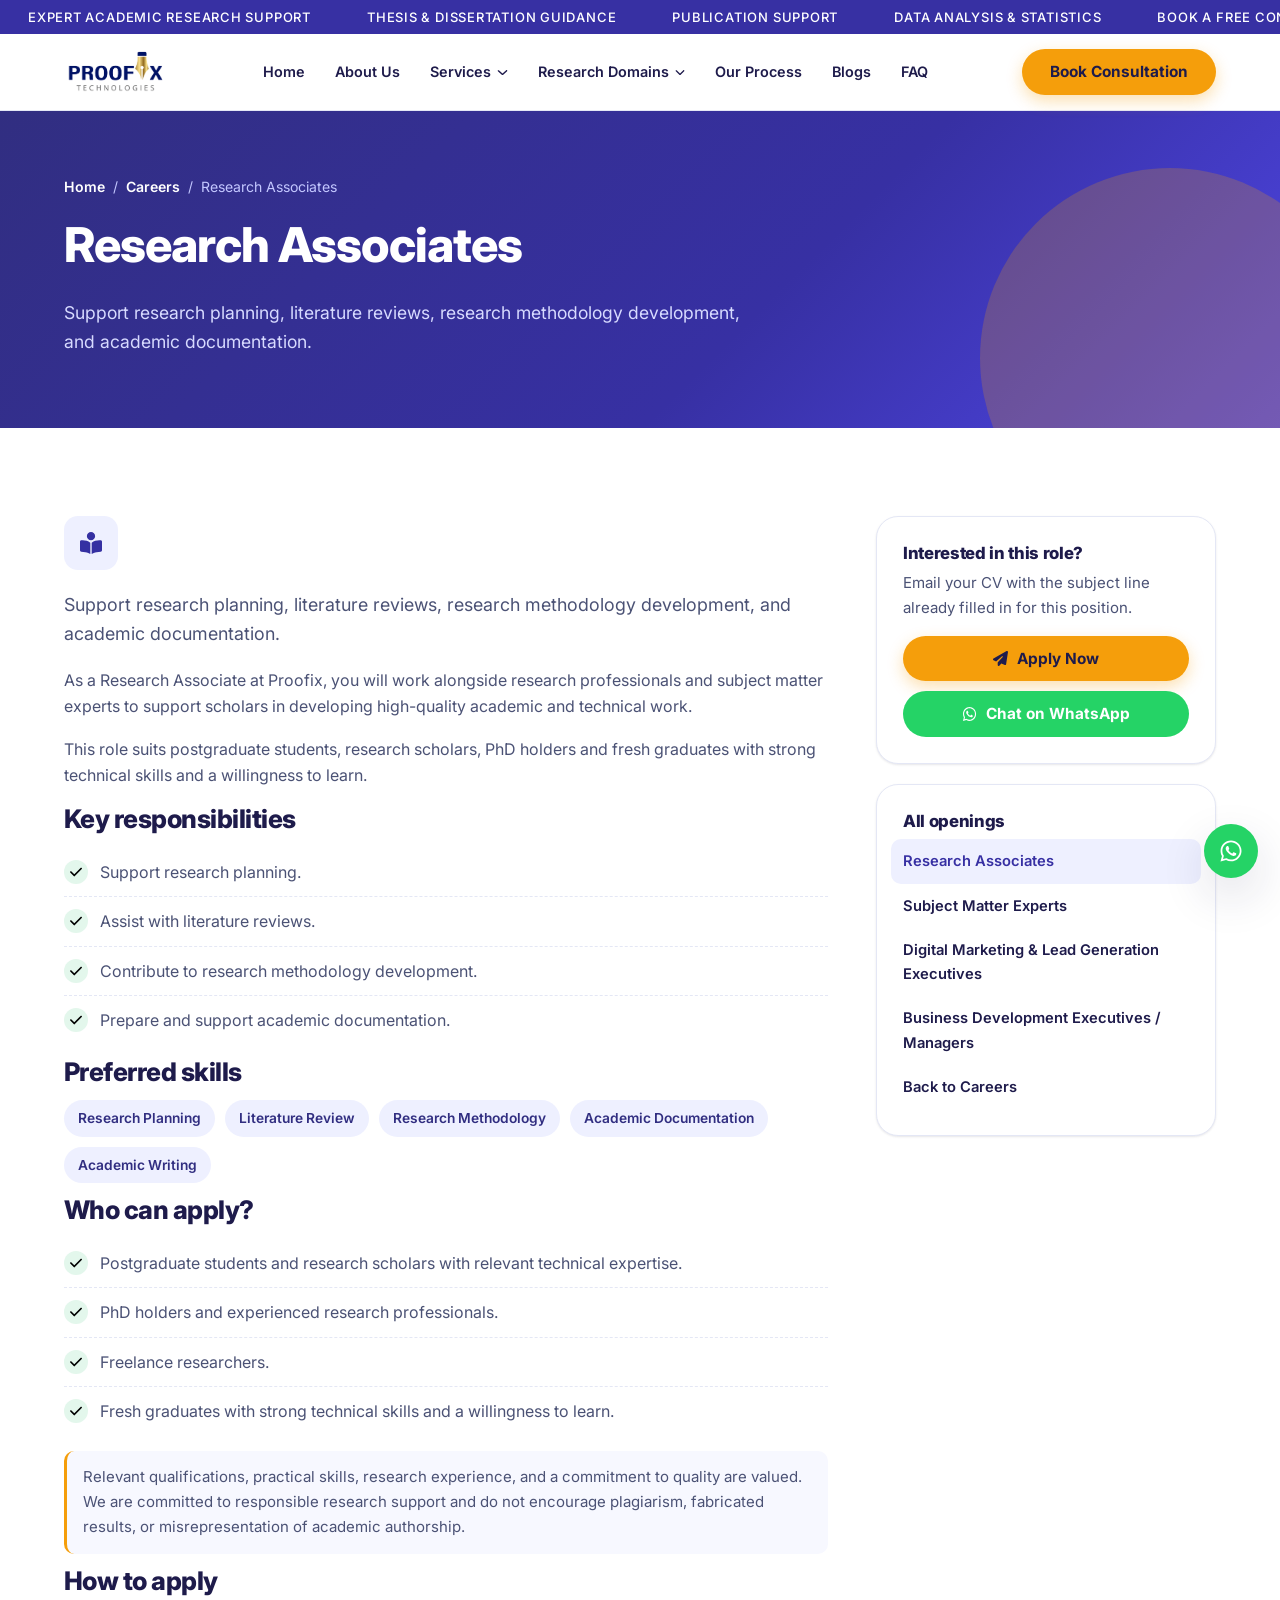
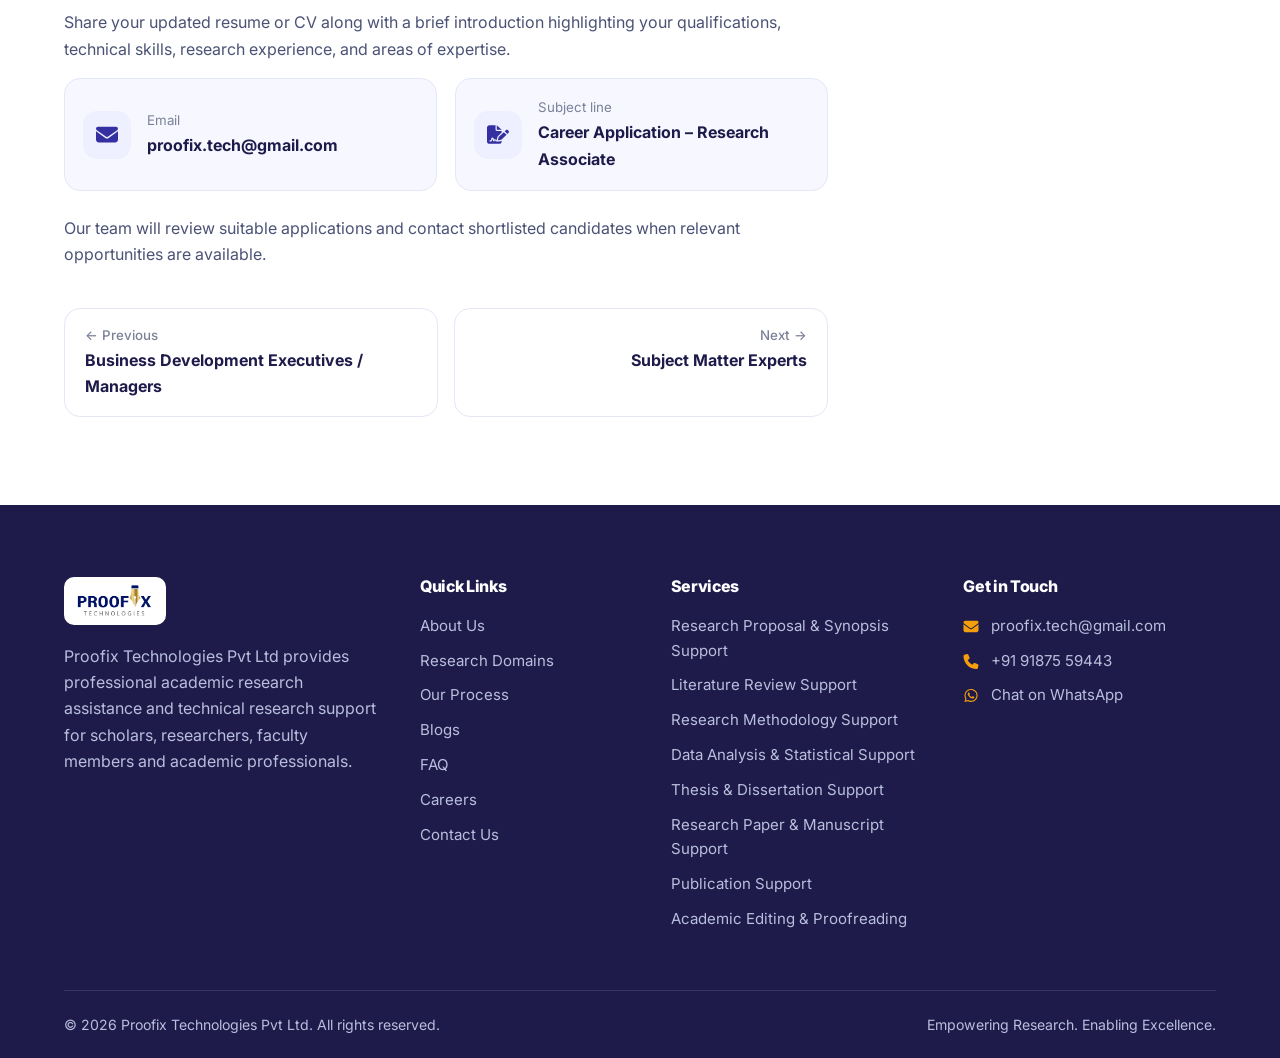
<file: career-detail.html>
<!DOCTYPE html>
<html lang="en">
<head>
  <meta charset="UTF-8">
  <meta name="viewport" content="width=device-width, initial-scale=1.0">
  <title>Careers | Proofix Technologies</title>
  <meta name="description" content="Career opportunity details at Proofix Technologies. Open with ?r=research, sme, marketing or business.">
  <link rel="preconnect" href="https://fonts.googleapis.com">
  <link rel="preconnect" href="https://fonts.gstatic.com" crossorigin>
  <link href="https://fonts.googleapis.com/css2?family=Inter:wght@400;500;600;700;800&display=swap" rel="stylesheet">
  <link rel="stylesheet" href="css/common.css">
  <link rel="stylesheet" href="css/service-detail.css">
  <link rel="stylesheet" href="css/careers.css">
</head>
<body>
<a class="skip-link" href="#main">Skip to content</a>
<header class="site-header" id="siteHeader">
  <div class="top-banner" role="region" aria-label="Announcements"><div class="top-banner-track"><div class="top-banner-group"><span>Expert academic research support</span><span>Thesis &amp; dissertation guidance</span><span>Publication support</span><span>Data analysis &amp; statistics</span><span>Book a free consultation today</span></div><div class="top-banner-group" aria-hidden="true"><span>Expert academic research support</span><span>Thesis &amp; dissertation guidance</span><span>Publication support</span><span>Data analysis &amp; statistics</span><span>Book a free consultation today</span></div></div></div>
  <div class="container header-inner">
    <a class="brand" href="index.html" aria-label="Proofix Technologies home"><img src="assets/images/logo.png" alt="Proofix Technologies" width="105" height="46"></a>
    <nav class="nav" id="nav" aria-label="Main">
        <button class="nav-close" id="navClose" aria-label="Close menu"><img class="icon" src="assets/images/icon/xmark.svg" alt=""></button>
        <a class="nav-link" href="index.html">Home</a>
        <a class="nav-link" href="about.html">About Us</a>
        <div class="has-menu"><button class="nav-link" aria-haspopup="true">Services <img class="icon" src="assets/images/icon/chevron-down.svg" alt=""></button>
          <div class="menu"><a href="services.html">All Services</a><a href="service-detail.html?s=proposal">Research Proposal & Synopsis Support</a><a href="service-detail.html?s=literature">Literature Review Support</a><a href="service-detail.html?s=methodology">Research Methodology Support</a><a href="service-detail.html?s=analysis">Data Analysis & Statistical Support</a><a href="service-detail.html?s=thesis">Thesis & Dissertation Support</a><a href="service-detail.html?s=manuscript">Research Paper & Manuscript Support</a><a href="service-detail.html?s=publication">Publication Support</a><a href="service-detail.html?s=editing">Academic Editing & Proofreading</a></div></div>
        <div class="has-menu"><button class="nav-link" aria-haspopup="true">Research Domains <img class="icon" src="assets/images/icon/chevron-down.svg" alt=""></button>
          <div class="menu"><a href="research-domains.html">All Domains</a><a href="research-domains.html#domain-engineering">Engineering & Technology</a><a href="research-domains.html#domain-cs-it">Computer Science & Information Technology</a><a href="research-domains.html#domain-ai-ml">Artificial Intelligence & Machine Learning</a><a href="research-domains.html#domain-datascience">Data Science & Analytics</a><a href="research-domains.html#domain-management">Management & Business Research</a><a href="research-domains.html#domain-healthcare">Healthcare & Medical Research</a></div></div>
        <a class="nav-link" href="process.html">Our Process</a>
        <a class="nav-link" href="blogs.html">Blogs</a>
        <a class="nav-link" href="faq.html">FAQ</a>
        <a class="btn btn-accent nav-cta" href="contact.html">Book Consultation</a>
    </nav>
    <div class="header-actions">
      <a class="btn btn-accent header-cta" href="contact.html">Book Consultation</a>
      <button class="menu-toggle" id="menuToggle" aria-label="Toggle menu" aria-expanded="false"><img class="icon" src="assets/images/icon/bars.svg" alt=""></button>
    </div>
  </div>
</header>
<main id="main">
<div class="detail-panel" data-id="research" data-title="Research Associates – Careers">
<section class="page-banner"><div class="container"><nav class="breadcrumb" aria-label="Breadcrumb"><a href="index.html">Home</a><span>/</span><a href="careers.html">Careers</a><span>/</span><span>Research Associates</span></nav><h1>Research Associates</h1><p>Support research planning, literature reviews, research methodology development, and academic documentation.</p></div></section>
<section class="section"><div class="container detail-layout"><div class="detail-main">
  <div class="icon-box"><img class="icon" src="assets/images/icon/book-open-reader.svg" alt=""></div>
  <p class="lead">Support research planning, literature reviews, research methodology development, and academic documentation.</p>
  <p>As a Research Associate at Proofix, you will work alongside research professionals and subject matter experts to support scholars in developing high-quality academic and technical work.</p>
  <p>This role suits postgraduate students, research scholars, PhD holders and fresh graduates with strong technical skills and a willingness to learn.</p>
  <h2>Key responsibilities</h2><ul class="check-list"><li>Support research planning.</li><li>Assist with literature reviews.</li><li>Contribute to research methodology development.</li><li>Prepare and support academic documentation.</li></ul>
  <h2>Preferred skills</h2><div class="chips"><span class="chip">Research Planning</span><span class="chip">Literature Review</span><span class="chip">Research Methodology</span><span class="chip">Academic Documentation</span><span class="chip">Academic Writing</span></div>
  <h2>Who can apply?</h2><ul class="check-list"><li>Postgraduate students and research scholars with relevant technical expertise.</li><li>PhD holders and experienced research professionals.</li><li>Freelance researchers.</li><li>Fresh graduates with strong technical skills and a willingness to learn.</li></ul>
  <p class="note">Relevant qualifications, practical skills, research experience, and a commitment to quality are valued. We are committed to responsible research support and do not encourage plagiarism, fabricated results, or misrepresentation of academic authorship.</p>
  <h2>How to apply</h2>
  <p>Share your updated resume or CV along with a brief introduction highlighting your qualifications, technical skills, research experience, and areas of expertise.</p>
  <div class="apply-details">
    <div class="apply-item"><div class="icon-box"><img class="icon" src="assets/images/icon/envelope.svg" alt=""></div><div><small>Email</small><a href="mailto:proofix.tech@gmail.com">proofix.tech@gmail.com</a></div></div>
    <div class="apply-item"><div class="icon-box"><img class="icon" src="assets/images/icon/file-signature.svg" alt=""></div><div><small>Subject line</small><strong>Career Application &ndash; Research Associate</strong></div></div>
  </div>
  <p class="apply-foot">Our team will review suitable applications and contact shortlisted candidates when relevant opportunities are available.</p>
  <div class="pager"><a href="career-detail.html?r=business"><small>&larr; Previous</small>Business Development Executives / Managers</a><a class="next" href="career-detail.html?r=sme"><small>Next &rarr;</small>Subject Matter Experts</a></div>
</div><aside class="side-card">
  <div class="side-box"><h4>Interested in this role?</h4><p style="font-size:.94rem">Email your CV with the subject line already filled in for this position.</p>
  <a class="btn btn-accent btn-block" href="mailto:proofix.tech@gmail.com?subject=Career%20Application%20%E2%80%93%20Research%20Associate"><img class="icon" src="assets/images/icon/paper-plane.svg" alt=""> Apply Now</a>
  <a class="btn btn-whatsapp btn-block" target="_blank" rel="noopener" href="https://wa.me/919187559443?text=Hi%20Proofix%2C%20I%20am%20interested%20in%20the%20Research%20Associates%20role."><img class="icon" src="assets/images/icon/whatsapp.svg" alt=""> Chat on WhatsApp</a></div>
  <div class="side-box side-list"><h4>All openings</h4><a class="current" href="career-detail.html?r=research">Research Associates</a><a href="career-detail.html?r=sme">Subject Matter Experts</a><a href="career-detail.html?r=marketing">Digital Marketing &amp; Lead Generation Executives</a><a href="career-detail.html?r=business">Business Development Executives / Managers</a><a href="careers.html">Back to Careers</a></div>
</aside></div></section>
</div>
<div class="detail-panel" data-id="sme" data-title="Subject Matter Experts – Careers">
<section class="page-banner"><div class="container"><nav class="breadcrumb" aria-label="Breadcrumb"><a href="index.html">Home</a><span>/</span><a href="careers.html">Careers</a><span>/</span><span>Subject Matter Experts</span></nav><h1>Subject Matter Experts</h1><p>Share specialized knowledge in engineering, computer science, management, healthcare, life sciences, education, and interdisciplinary research.</p></div></section>
<section class="section"><div class="container detail-layout"><div class="detail-main">
  <div class="icon-box"><img class="icon" src="assets/images/icon/brain.svg" alt=""></div>
  <p class="lead">Share specialized knowledge in engineering, computer science, management, healthcare, life sciences, education, and interdisciplinary research.</p>
  <p>Subject Matter Experts bring specialized knowledge to the research projects we support, helping researchers handle complex technical and analytical challenges in their field.</p>
  <p>We welcome PhD holders, experienced research professionals, freelance researchers, academic editors and statistical consultants.</p>
  <h2>Key responsibilities</h2><ul class="check-list"><li>Share specialized knowledge in your area of expertise.</li><li>Guide researchers on domain-specific technical and analytical challenges.</li><li>Contribute to research-oriented projects across disciplines.</li></ul>
  <h2>Areas of expertise</h2><div class="chips"><span class="chip">Engineering</span><span class="chip">Computer Science</span><span class="chip">Management</span><span class="chip">Healthcare</span><span class="chip">Life Sciences</span><span class="chip">Education</span><span class="chip">Interdisciplinary Research</span></div>
  <h2>Who can apply?</h2><ul class="check-list"><li>PhD holders and experienced research professionals.</li><li>Freelance researchers and subject matter experts.</li><li>Academic editors and statistical consultants.</li></ul>
  <p class="note">Relevant qualifications, practical skills, research experience, and a commitment to quality are valued. We are committed to responsible research support and do not encourage plagiarism, fabricated results, or misrepresentation of academic authorship.</p>
  <h2>How to apply</h2>
  <p>Share your updated resume or CV along with a brief introduction highlighting your qualifications, technical skills, research experience, and areas of expertise.</p>
  <div class="apply-details">
    <div class="apply-item"><div class="icon-box"><img class="icon" src="assets/images/icon/envelope.svg" alt=""></div><div><small>Email</small><a href="mailto:proofix.tech@gmail.com">proofix.tech@gmail.com</a></div></div>
    <div class="apply-item"><div class="icon-box"><img class="icon" src="assets/images/icon/file-signature.svg" alt=""></div><div><small>Subject line</small><strong>Career Application &ndash; Subject Matter Expert</strong></div></div>
  </div>
  <p class="apply-foot">Our team will review suitable applications and contact shortlisted candidates when relevant opportunities are available.</p>
  <div class="pager"><a href="career-detail.html?r=research"><small>&larr; Previous</small>Research Associates</a><a class="next" href="career-detail.html?r=marketing"><small>Next &rarr;</small>Digital Marketing &amp; Lead Generation Executives</a></div>
</div><aside class="side-card">
  <div class="side-box"><h4>Interested in this role?</h4><p style="font-size:.94rem">Email your CV with the subject line already filled in for this position.</p>
  <a class="btn btn-accent btn-block" href="mailto:proofix.tech@gmail.com?subject=Career%20Application%20%E2%80%93%20Subject%20Matter%20Expert"><img class="icon" src="assets/images/icon/paper-plane.svg" alt=""> Apply Now</a>
  <a class="btn btn-whatsapp btn-block" target="_blank" rel="noopener" href="https://wa.me/919187559443?text=Hi%20Proofix%2C%20I%20am%20interested%20in%20the%20Subject%20Matter%20Experts%20role."><img class="icon" src="assets/images/icon/whatsapp.svg" alt=""> Chat on WhatsApp</a></div>
  <div class="side-box side-list"><h4>All openings</h4><a href="career-detail.html?r=research">Research Associates</a><a class="current" href="career-detail.html?r=sme">Subject Matter Experts</a><a href="career-detail.html?r=marketing">Digital Marketing &amp; Lead Generation Executives</a><a href="career-detail.html?r=business">Business Development Executives / Managers</a><a href="careers.html">Back to Careers</a></div>
</aside></div></section>
</div>
<div class="detail-panel" data-id="marketing" data-title="Digital Marketing &amp; Lead Generation Executives – Careers">
<section class="page-banner"><div class="container"><nav class="breadcrumb" aria-label="Breadcrumb"><a href="index.html">Home</a><span>/</span><a href="careers.html">Careers</a><span>/</span><span>Digital Marketing &amp; Lead Generation Executives</span></nav><h1>Digital Marketing &amp; Lead Generation Executives</h1><p>Plan and execute digital marketing activities to strengthen Proofix's online presence and generate qualified business leads.</p></div></section>
<section class="section"><div class="container detail-layout"><div class="detail-main">
  <div class="icon-box"><img class="icon" src="assets/images/icon/chart-column.svg" alt=""></div>
  <p class="lead">Plan and execute digital marketing activities to strengthen Proofix's online presence and generate qualified business leads.</p>
  <p>Our digital marketing team strengthens Proofix's online presence and connects us with researchers who need our support.</p>
  <p>You will plan campaigns, create engaging content and generate qualified business leads across digital channels.</p>
  <h2>Key responsibilities</h2><ul class="check-list"><li>Manage social media platforms and develop engaging promotional content.</li><li>Plan and execute digital marketing campaigns.</li><li>Generate and nurture potential leads through LinkedIn, email marketing, social media, and other digital channels.</li><li>Conduct audience research and identify potential customer segments.</li><li>Monitor campaign performance, engagement, and lead conversion.</li><li>Support brand awareness, online visibility, and digital growth strategies.</li></ul>
  <h2>Preferred skills</h2><div class="chips"><span class="chip">Digital Marketing</span><span class="chip">SEO</span><span class="chip">Social Media Marketing</span><span class="chip">LinkedIn Marketing</span><span class="chip">Email Campaigns</span><span class="chip">Lead Generation</span><span class="chip">Content Marketing</span><span class="chip">Digital Analytics</span></div>
  <h2>Who can apply?</h2><ul class="check-list"><li>Digital marketing professionals and lead generation specialists.</li><li>Fresh graduates with strong digital skills and a willingness to learn.</li></ul>
  <p class="note">Relevant qualifications, practical skills, research experience, and a commitment to quality are valued. We are committed to responsible research support and do not encourage plagiarism, fabricated results, or misrepresentation of academic authorship.</p>
  <h2>How to apply</h2>
  <p>Share your updated resume or CV along with a brief introduction highlighting your qualifications, technical skills, research experience, and areas of expertise.</p>
  <div class="apply-details">
    <div class="apply-item"><div class="icon-box"><img class="icon" src="assets/images/icon/envelope.svg" alt=""></div><div><small>Email</small><a href="mailto:proofix.tech@gmail.com">proofix.tech@gmail.com</a></div></div>
    <div class="apply-item"><div class="icon-box"><img class="icon" src="assets/images/icon/file-signature.svg" alt=""></div><div><small>Subject line</small><strong>Career Application &ndash; Digital Marketing &amp; Lead Generation</strong></div></div>
  </div>
  <p class="apply-foot">Our team will review suitable applications and contact shortlisted candidates when relevant opportunities are available.</p>
  <div class="pager"><a href="career-detail.html?r=sme"><small>&larr; Previous</small>Subject Matter Experts</a><a class="next" href="career-detail.html?r=business"><small>Next &rarr;</small>Business Development Executives / Managers</a></div>
</div><aside class="side-card">
  <div class="side-box"><h4>Interested in this role?</h4><p style="font-size:.94rem">Email your CV with the subject line already filled in for this position.</p>
  <a class="btn btn-accent btn-block" href="mailto:proofix.tech@gmail.com?subject=Career%20Application%20%E2%80%93%20Digital%20Marketing%20%26%20Lead%20Generation"><img class="icon" src="assets/images/icon/paper-plane.svg" alt=""> Apply Now</a>
  <a class="btn btn-whatsapp btn-block" target="_blank" rel="noopener" href="https://wa.me/919187559443?text=Hi%20Proofix%2C%20I%20am%20interested%20in%20the%20Digital%20Marketing%20%26%20Lead%20Generation%20Executives%20role."><img class="icon" src="assets/images/icon/whatsapp.svg" alt=""> Chat on WhatsApp</a></div>
  <div class="side-box side-list"><h4>All openings</h4><a href="career-detail.html?r=research">Research Associates</a><a href="career-detail.html?r=sme">Subject Matter Experts</a><a class="current" href="career-detail.html?r=marketing">Digital Marketing &amp; Lead Generation Executives</a><a href="career-detail.html?r=business">Business Development Executives / Managers</a><a href="careers.html">Back to Careers</a></div>
</aside></div></section>
</div>
<div class="detail-panel" data-id="business" data-title="Business Development Executives / Managers – Careers">
<section class="page-banner"><div class="container"><nav class="breadcrumb" aria-label="Breadcrumb"><a href="index.html">Home</a><span>/</span><a href="careers.html">Careers</a><span>/</span><span>Business Development Executives / Managers</span></nav><h1>Business Development Executives / Managers</h1><p>Identify business opportunities, build professional relationships, and develop strategies to expand Proofix's client base and business partnerships.</p></div></section>
<section class="section"><div class="container detail-layout"><div class="detail-main">
  <div class="icon-box"><img class="icon" src="assets/images/icon/briefcase.svg" alt=""></div>
  <p class="lead">Identify business opportunities, build professional relationships, and develop strategies to expand Proofix's client base and business partnerships.</p>
  <p>Business development at Proofix is about building lasting relationships with research scholars, academic professionals and institutions.</p>
  <p>You will identify opportunities, develop client acquisition strategies and help expand Proofix's client base and business partnerships.</p>
  <h2>Key responsibilities</h2><ul class="check-list"><li>Identify and connect with potential clients, research scholars, academic professionals, and institutional partners.</li><li>Develop and implement business development and client acquisition strategies.</li><li>Handle client enquiries, understand requirements, and communicate relevant service offerings.</li><li>Manage prospective leads, follow-ups, and client relationship activities.</li><li>Explore strategic partnerships and new business opportunities.</li><li>Work towards business growth, revenue generation, and client satisfaction.</li></ul>
  <h2>Preferred skills</h2><div class="chips"><span class="chip">Business Development</span><span class="chip">Sales</span><span class="chip">Client Relationship Management</span><span class="chip">Communication</span><span class="chip">Negotiation</span><span class="chip">Lead Conversion</span><span class="chip">Strategic Planning</span><span class="chip">Market Research</span></div>
  <h2>Who can apply?</h2><ul class="check-list"><li>Business development executives and experienced managers.</li><li>Fresh graduates with strong communication skills and a willingness to learn.</li></ul>
  <p class="note">Relevant qualifications, practical skills, research experience, and a commitment to quality are valued. We are committed to responsible research support and do not encourage plagiarism, fabricated results, or misrepresentation of academic authorship.</p>
  <h2>How to apply</h2>
  <p>Share your updated resume or CV along with a brief introduction highlighting your qualifications, technical skills, research experience, and areas of expertise.</p>
  <div class="apply-details">
    <div class="apply-item"><div class="icon-box"><img class="icon" src="assets/images/icon/envelope.svg" alt=""></div><div><small>Email</small><a href="mailto:proofix.tech@gmail.com">proofix.tech@gmail.com</a></div></div>
    <div class="apply-item"><div class="icon-box"><img class="icon" src="assets/images/icon/file-signature.svg" alt=""></div><div><small>Subject line</small><strong>Career Application &ndash; Business Development</strong></div></div>
  </div>
  <p class="apply-foot">Our team will review suitable applications and contact shortlisted candidates when relevant opportunities are available.</p>
  <div class="pager"><a href="career-detail.html?r=marketing"><small>&larr; Previous</small>Digital Marketing &amp; Lead Generation Executives</a><a class="next" href="career-detail.html?r=research"><small>Next &rarr;</small>Research Associates</a></div>
</div><aside class="side-card">
  <div class="side-box"><h4>Interested in this role?</h4><p style="font-size:.94rem">Email your CV with the subject line already filled in for this position.</p>
  <a class="btn btn-accent btn-block" href="mailto:proofix.tech@gmail.com?subject=Career%20Application%20%E2%80%93%20Business%20Development"><img class="icon" src="assets/images/icon/paper-plane.svg" alt=""> Apply Now</a>
  <a class="btn btn-whatsapp btn-block" target="_blank" rel="noopener" href="https://wa.me/919187559443?text=Hi%20Proofix%2C%20I%20am%20interested%20in%20the%20Business%20Development%20Executives%20/%20Managers%20role."><img class="icon" src="assets/images/icon/whatsapp.svg" alt=""> Chat on WhatsApp</a></div>
  <div class="side-box side-list"><h4>All openings</h4><a href="career-detail.html?r=research">Research Associates</a><a href="career-detail.html?r=sme">Subject Matter Experts</a><a href="career-detail.html?r=marketing">Digital Marketing &amp; Lead Generation Executives</a><a class="current" href="career-detail.html?r=business">Business Development Executives / Managers</a><a href="careers.html">Back to Careers</a></div>
</aside></div></section>
</div>
</main>
<footer class="site-footer">
  <div class="container">
    <div class="footer-grid">
      <div class="footer-brand">
        <img src="assets/images/logo.png" alt="Proofix Technologies">
        <p>Proofix Technologies Pvt Ltd provides professional academic research assistance and technical research support for scholars, researchers, faculty members and academic professionals.</p>
      </div>
      <div><h4>Quick Links</h4><ul>
        <li><a href="about.html">About Us</a></li><li><a href="research-domains.html">Research Domains</a></li><li><a href="process.html">Our Process</a></li>
        <li><a href="blogs.html">Blogs</a></li><li><a href="faq.html">FAQ</a></li><li><a href="careers.html">Careers</a></li><li><a href="contact.html">Contact Us</a></li></ul></div>
      <div><h4>Services</h4><ul><li><a href="service-detail.html?s=proposal">Research Proposal & Synopsis Support</a></li><li><a href="service-detail.html?s=literature">Literature Review Support</a></li><li><a href="service-detail.html?s=methodology">Research Methodology Support</a></li><li><a href="service-detail.html?s=analysis">Data Analysis & Statistical Support</a></li><li><a href="service-detail.html?s=thesis">Thesis & Dissertation Support</a></li><li><a href="service-detail.html?s=manuscript">Research Paper & Manuscript Support</a></li><li><a href="service-detail.html?s=publication">Publication Support</a></li><li><a href="service-detail.html?s=editing">Academic Editing & Proofreading</a></li></ul></div>
      <div><h4>Get in Touch</h4><ul class="footer-contact">
        <li><img class="icon" src="assets/images/icon/envelope.svg" alt=""><a href="mailto:proofix.tech@gmail.com">proofix.tech@gmail.com</a></li>
        <li><img class="icon" src="assets/images/icon/phone.svg" alt=""><a href="tel:+919187559443">+91 91875 59443</a></li>
        <li><img class="icon" src="assets/images/icon/whatsapp.svg" alt=""><a href="https://wa.me/919187559443" target="_blank" rel="noopener">Chat on WhatsApp</a></li></ul></div>
    </div>
    <div class="footer-bottom"><span>&copy; 2026 Proofix Technologies Pvt Ltd. All rights reserved.</span><span>Empowering Research. Enabling Excellence.</span></div>
  </div>
</footer>
<a class="whatsapp-float" href="https://wa.me/919187559443?text=Hi%20Proofix" target="_blank" rel="noopener" aria-label="Chat on WhatsApp"><img class="icon" src="assets/images/icon/whatsapp.svg" alt=""></a>
<button class="back-to-top" id="backToTop" aria-label="Back to top"><img class="icon" src="assets/images/icon/arrow-up.svg" alt=""></button>
<script src="js/jquery-3.7.1.min.js"></script>
<script src="js/main.js"></script>
</body>
</html>
</file>
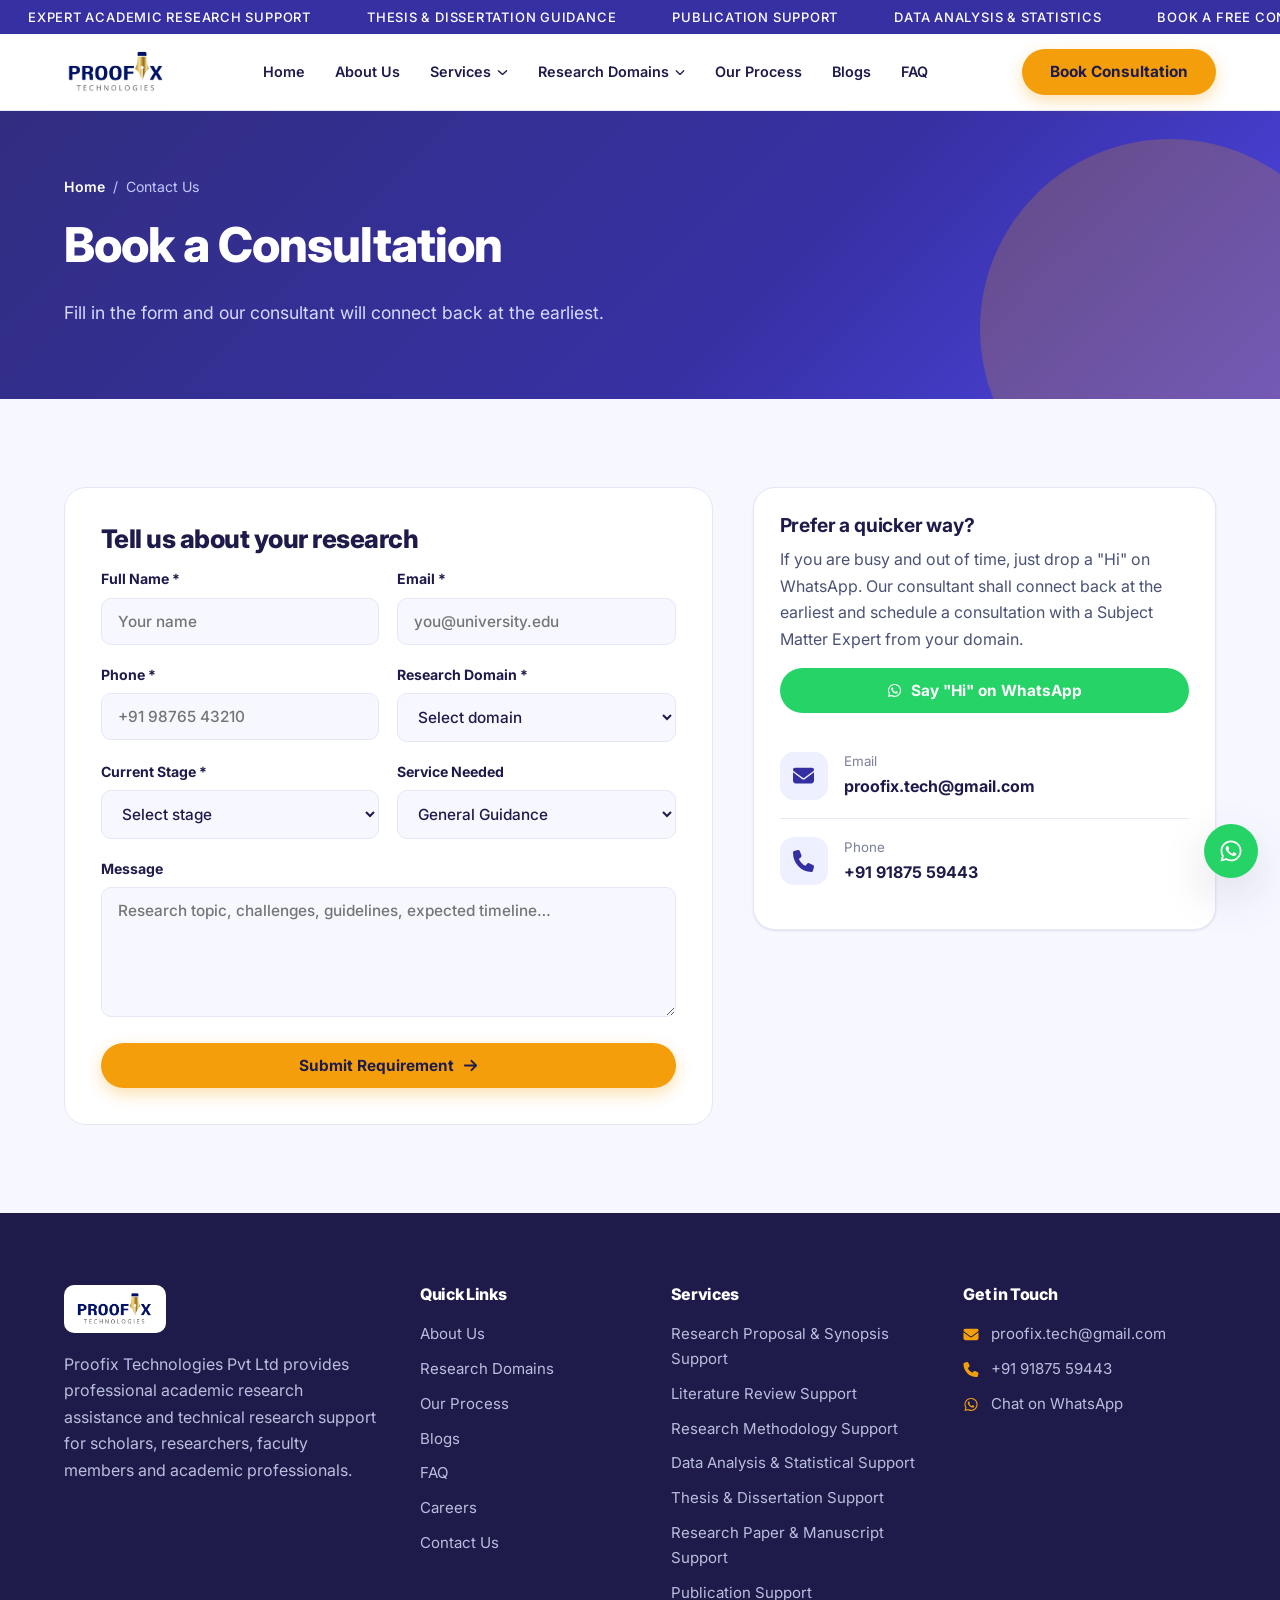
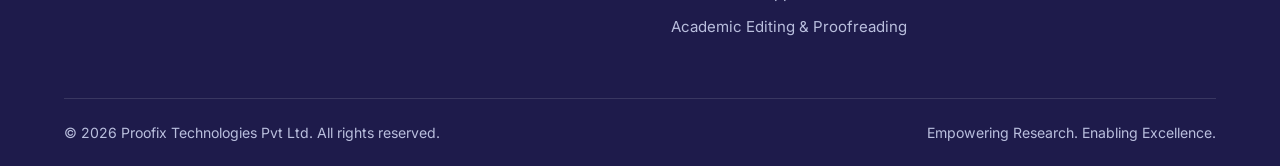
<file: contact.html>
<!DOCTYPE html>
<html lang="en">
<head>
  <meta charset="UTF-8">
  <meta name="viewport" content="width=device-width, initial-scale=1.0">
  <title>Contact Us | Proofix Technologies</title>
  <meta name="description" content="Book a consultation with a Proofix subject matter expert via form, WhatsApp, email or phone.">
  <link rel="preconnect" href="https://fonts.googleapis.com">
  <link rel="preconnect" href="https://fonts.gstatic.com" crossorigin>
  <link href="https://fonts.googleapis.com/css2?family=Inter:wght@400;500;600;700;800&display=swap" rel="stylesheet">
  <link rel="stylesheet" href="css/common.css">
  <link rel="stylesheet" href="css/contact.css">
</head>
<body>
<a class="skip-link" href="#main">Skip to content</a>
<header class="site-header" id="siteHeader">
  <div class="top-banner" role="region" aria-label="Announcements"><div class="top-banner-track"><div class="top-banner-group"><span>Expert academic research support</span><span>Thesis &amp; dissertation guidance</span><span>Publication support</span><span>Data analysis &amp; statistics</span><span>Book a free consultation today</span></div><div class="top-banner-group" aria-hidden="true"><span>Expert academic research support</span><span>Thesis &amp; dissertation guidance</span><span>Publication support</span><span>Data analysis &amp; statistics</span><span>Book a free consultation today</span></div></div></div>
  <div class="container header-inner">
    <a class="brand" href="index.html" aria-label="Proofix Technologies home"><img src="assets/images/logo.png" alt="Proofix Technologies" width="105" height="46"></a>
    <nav class="nav" id="nav" aria-label="Main">
        <button class="nav-close" id="navClose" aria-label="Close menu"><img class="icon" src="assets/images/icon/xmark.svg" alt=""></button>
        <a class="nav-link" href="index.html">Home</a>
        <a class="nav-link" href="about.html">About Us</a>
        <div class="has-menu"><button class="nav-link" aria-haspopup="true">Services <img class="icon" src="assets/images/icon/chevron-down.svg" alt=""></button>
          <div class="menu"><a href="services.html">All Services</a><a href="service-detail.html?s=proposal">Research Proposal & Synopsis Support</a><a href="service-detail.html?s=literature">Literature Review Support</a><a href="service-detail.html?s=methodology">Research Methodology Support</a><a href="service-detail.html?s=analysis">Data Analysis & Statistical Support</a><a href="service-detail.html?s=thesis">Thesis & Dissertation Support</a><a href="service-detail.html?s=manuscript">Research Paper & Manuscript Support</a><a href="service-detail.html?s=publication">Publication Support</a><a href="service-detail.html?s=editing">Academic Editing & Proofreading</a></div></div>
        <div class="has-menu"><button class="nav-link" aria-haspopup="true">Research Domains <img class="icon" src="assets/images/icon/chevron-down.svg" alt=""></button>
          <div class="menu"><a href="research-domains.html">All Domains</a><a href="research-domains.html#domain-engineering">Engineering & Technology</a><a href="research-domains.html#domain-cs-it">Computer Science & Information Technology</a><a href="research-domains.html#domain-ai-ml">Artificial Intelligence & Machine Learning</a><a href="research-domains.html#domain-datascience">Data Science & Analytics</a><a href="research-domains.html#domain-management">Management & Business Research</a><a href="research-domains.html#domain-healthcare">Healthcare & Medical Research</a></div></div>
        <a class="nav-link" href="process.html">Our Process</a>
        <a class="nav-link" href="blogs.html">Blogs</a>
        <a class="nav-link" href="faq.html">FAQ</a>
        <a class="btn btn-accent nav-cta" href="contact.html">Book Consultation</a>
    </nav>
    <div class="header-actions">
      <a class="btn btn-accent header-cta" href="contact.html">Book Consultation</a>
      <button class="menu-toggle" id="menuToggle" aria-label="Toggle menu" aria-expanded="false"><img class="icon" src="assets/images/icon/bars.svg" alt=""></button>
    </div>
  </div>
</header>
<main id="main">
<section class="page-banner"><div class="container">
  <nav class="breadcrumb" aria-label="Breadcrumb"><a href="index.html">Home</a><span>/</span><span>Contact Us</span></nav>
  <h1>Book a Consultation</h1><p>Fill in the form and our consultant will connect back at the earliest.</p></div></section>
<section class="section soft"><div class="container contact-layout">
  <div class="card form-card">
    <h2 style="font-size:1.6rem">Tell us about your research</h2>
    <form id="contactLeadForm" novalidate>
      <div class="form-row">
        <div class="form-group"><label for="fullName">Full Name *</label><input class="form-input" id="fullName" type="text" autocomplete="name" placeholder="Your name"></div>
        <div class="form-group"><label for="emailAddr">Email *</label><input class="form-input" id="emailAddr" type="email" autocomplete="email" placeholder="you@university.edu"></div>
      </div>
      <div class="form-row">
        <div class="form-group"><label for="phoneNum">Phone *</label><input class="form-input" id="phoneNum" type="tel" autocomplete="tel" placeholder="+91 98765 43210"></div>
        <div class="form-group"><label for="inquiryDomain">Research Domain *</label><select class="form-select" id="inquiryDomain"><option value="">Select domain</option><option value="Engineering & Technology">Engineering & Technology</option><option value="Computer Science & Information Technology">Computer Science & Information Technology</option><option value="Artificial Intelligence & Machine Learning">Artificial Intelligence & Machine Learning</option><option value="Data Science & Analytics">Data Science & Analytics</option><option value="Management & Business Research">Management & Business Research</option><option value="Healthcare & Medical Research">Healthcare & Medical Research</option><option value="Interdisciplinary / Other">Interdisciplinary / Other</option></select></div>
      </div>
      <div class="form-row">
        <div class="form-group"><label for="researchStage">Current Stage *</label><select class="form-select" id="researchStage"><option value="">Select stage</option><option value="Topic Selection & Basepaper Finalization">Topic Selection & Basepaper Finalization</option><option value="Proposal & Synopsis Preparation">Proposal & Synopsis Preparation</option><option value="Literature Review">Literature Review</option><option value="Research Methodology">Research Methodology</option><option value="Data Analysis & Statistics">Data Analysis & Statistics</option><option value="Thesis / Dissertation Writing">Thesis / Dissertation Writing</option><option value="Manuscript Preparation">Manuscript Preparation</option><option value="Journal Submission / Reviewer Revision">Journal Submission / Reviewer Revision</option></select></div>
        <div class="form-group"><label for="inquiryService">Service Needed</label><select class="form-select" id="inquiryService"><option value="General Guidance">General Guidance</option><option value="proposal">Research Proposal & Synopsis Support</option><option value="literature">Literature Review Support</option><option value="methodology">Research Methodology Support</option><option value="analysis">Data Analysis & Statistical Support</option><option value="thesis">Thesis & Dissertation Support</option><option value="manuscript">Research Paper & Manuscript Support</option><option value="publication">Publication Support</option><option value="editing">Academic Editing & Proofreading</option></select></div>
      </div>
      <div class="form-group"><label for="inquiryMessage">Message</label><textarea class="form-textarea" id="inquiryMessage" placeholder="Research topic, challenges, guidelines, expected timeline…"></textarea></div>
      <p class="form-error" id="formError" role="alert">Please complete the required fields with a valid email.</p>
      <button class="btn btn-accent btn-block" type="submit">Submit Requirement <img class="icon" src="assets/images/icon/arrow-right.svg" alt=""></button>
    </form>
    <div class="form-success" id="formSuccessBox" aria-live="polite"></div>
  </div>
  <aside class="side-box">
    <h3>Prefer a quicker way?</h3>
    <p>If you are busy and out of time, just drop a "Hi" on WhatsApp. Our consultant shall connect back at the earliest and schedule a consultation with a Subject Matter Expert from your domain.</p>
    <a class="btn btn-whatsapp btn-block" href="https://wa.me/919187559443?text=Hi" target="_blank" rel="noopener"><img class="icon" src="assets/images/icon/whatsapp.svg" alt=""> Say "Hi" on WhatsApp</a>
    <div style="margin-top:20px">
      <div class="contact-item"><div class="icon-box"><img class="icon" src="assets/images/icon/envelope.svg" alt=""></div><div><small>Email</small><a href="mailto:proofix.tech@gmail.com">proofix.tech@gmail.com</a></div></div>
      <div class="contact-item"><div class="icon-box"><img class="icon" src="assets/images/icon/phone.svg" alt=""></div><div><small>Phone</small><a href="tel:+919187559443">+91 91875 59443</a></div></div>
    </div>
  </aside>
</div></section>
</main>
<footer class="site-footer">
  <div class="container">
    <div class="footer-grid">
      <div class="footer-brand">
        <img src="assets/images/logo.png" alt="Proofix Technologies">
        <p>Proofix Technologies Pvt Ltd provides professional academic research assistance and technical research support for scholars, researchers, faculty members and academic professionals.</p>
      </div>
      <div><h4>Quick Links</h4><ul>
        <li><a href="about.html">About Us</a></li><li><a href="research-domains.html">Research Domains</a></li><li><a href="process.html">Our Process</a></li>
        <li><a href="blogs.html">Blogs</a></li><li><a href="faq.html">FAQ</a></li><li><a href="careers.html">Careers</a></li><li><a href="contact.html">Contact Us</a></li></ul></div>
      <div><h4>Services</h4><ul><li><a href="service-detail.html?s=proposal">Research Proposal & Synopsis Support</a></li><li><a href="service-detail.html?s=literature">Literature Review Support</a></li><li><a href="service-detail.html?s=methodology">Research Methodology Support</a></li><li><a href="service-detail.html?s=analysis">Data Analysis & Statistical Support</a></li><li><a href="service-detail.html?s=thesis">Thesis & Dissertation Support</a></li><li><a href="service-detail.html?s=manuscript">Research Paper & Manuscript Support</a></li><li><a href="service-detail.html?s=publication">Publication Support</a></li><li><a href="service-detail.html?s=editing">Academic Editing & Proofreading</a></li></ul></div>
      <div><h4>Get in Touch</h4><ul class="footer-contact">
        <li><img class="icon" src="assets/images/icon/envelope.svg" alt=""><a href="mailto:proofix.tech@gmail.com">proofix.tech@gmail.com</a></li>
        <li><img class="icon" src="assets/images/icon/phone.svg" alt=""><a href="tel:+919187559443">+91 91875 59443</a></li>
        <li><img class="icon" src="assets/images/icon/whatsapp.svg" alt=""><a href="https://wa.me/919187559443" target="_blank" rel="noopener">Chat on WhatsApp</a></li></ul></div>
    </div>
    <div class="footer-bottom"><span>&copy; 2026 Proofix Technologies Pvt Ltd. All rights reserved.</span><span>Empowering Research. Enabling Excellence.</span></div>
  </div>
</footer>
<a class="whatsapp-float" href="https://wa.me/919187559443?text=Hi%20Proofix" target="_blank" rel="noopener" aria-label="Chat on WhatsApp"><img class="icon" src="assets/images/icon/whatsapp.svg" alt=""></a>
<button class="back-to-top" id="backToTop" aria-label="Back to top"><img class="icon" src="assets/images/icon/arrow-up.svg" alt=""></button>
<script src="js/jquery-3.7.1.min.js"></script>
<script src="js/main.js"></script>
</body>
</html>
</file>
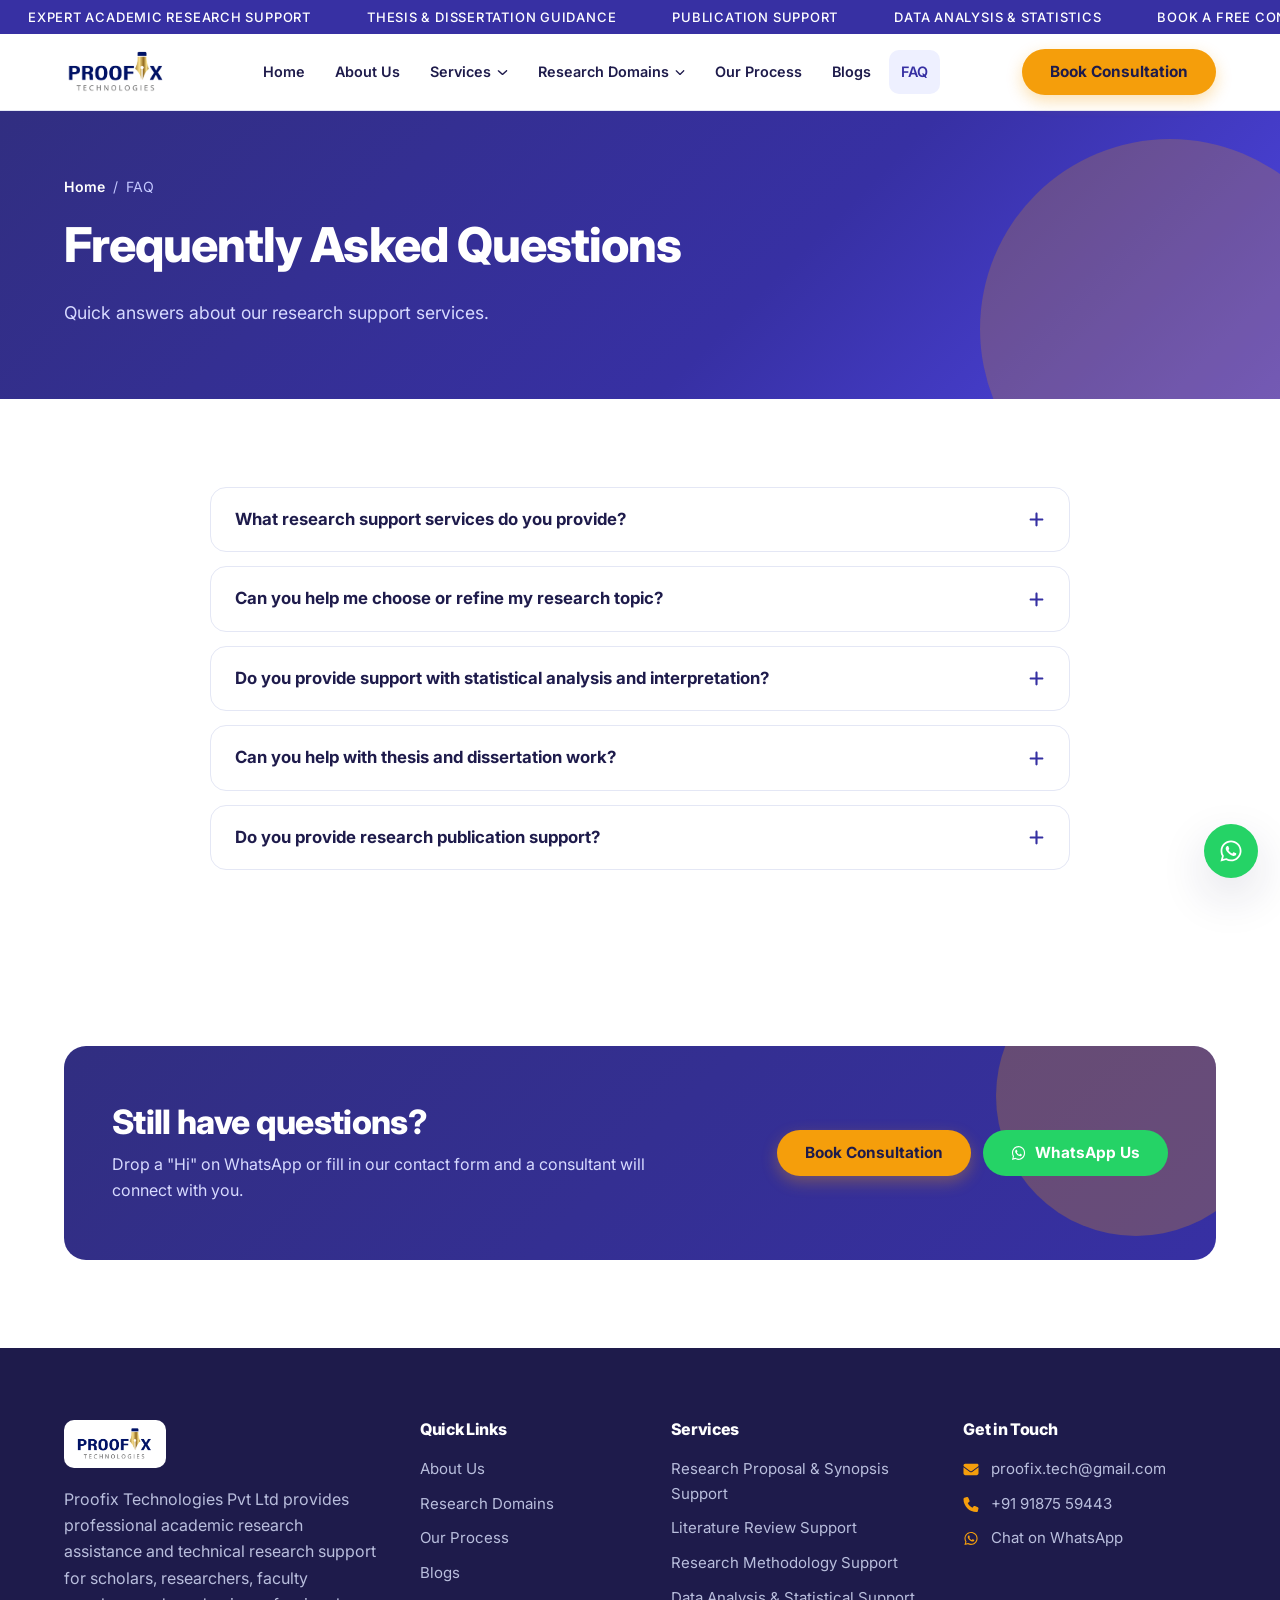
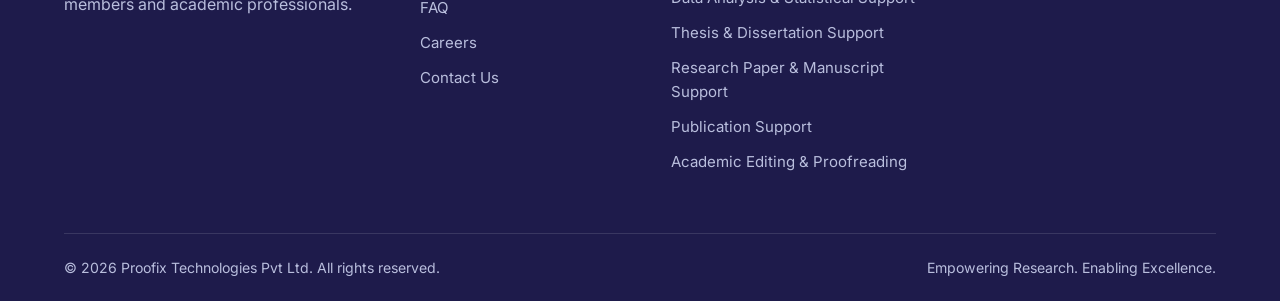
<file: faq.html>
<!DOCTYPE html>
<html lang="en">
<head>
  <meta charset="UTF-8">
  <meta name="viewport" content="width=device-width, initial-scale=1.0">
  <title>FAQ | Proofix Technologies</title>
  <meta name="description" content="Answers to common questions about research support, thesis, statistics and publication.">
  <link rel="preconnect" href="https://fonts.googleapis.com">
  <link rel="preconnect" href="https://fonts.gstatic.com" crossorigin>
  <link href="https://fonts.googleapis.com/css2?family=Inter:wght@400;500;600;700;800&display=swap" rel="stylesheet">
  <link rel="stylesheet" href="css/common.css">
  <link rel="stylesheet" href="css/faq.css">
</head>
<body>
<a class="skip-link" href="#main">Skip to content</a>
<header class="site-header" id="siteHeader">
  <div class="top-banner" role="region" aria-label="Announcements"><div class="top-banner-track"><div class="top-banner-group"><span>Expert academic research support</span><span>Thesis &amp; dissertation guidance</span><span>Publication support</span><span>Data analysis &amp; statistics</span><span>Book a free consultation today</span></div><div class="top-banner-group" aria-hidden="true"><span>Expert academic research support</span><span>Thesis &amp; dissertation guidance</span><span>Publication support</span><span>Data analysis &amp; statistics</span><span>Book a free consultation today</span></div></div></div>
  <div class="container header-inner">
    <a class="brand" href="index.html" aria-label="Proofix Technologies home"><img src="assets/images/logo.png" alt="Proofix Technologies" width="105" height="46"></a>
    <nav class="nav" id="nav" aria-label="Main">
        <button class="nav-close" id="navClose" aria-label="Close menu"><img class="icon" src="assets/images/icon/xmark.svg" alt=""></button>
        <a class="nav-link" href="index.html">Home</a>
        <a class="nav-link" href="about.html">About Us</a>
        <div class="has-menu"><button class="nav-link" aria-haspopup="true">Services <img class="icon" src="assets/images/icon/chevron-down.svg" alt=""></button>
          <div class="menu"><a href="services.html">All Services</a><a href="service-detail.html?s=proposal">Research Proposal & Synopsis Support</a><a href="service-detail.html?s=literature">Literature Review Support</a><a href="service-detail.html?s=methodology">Research Methodology Support</a><a href="service-detail.html?s=analysis">Data Analysis & Statistical Support</a><a href="service-detail.html?s=thesis">Thesis & Dissertation Support</a><a href="service-detail.html?s=manuscript">Research Paper & Manuscript Support</a><a href="service-detail.html?s=publication">Publication Support</a><a href="service-detail.html?s=editing">Academic Editing & Proofreading</a></div></div>
        <div class="has-menu"><button class="nav-link" aria-haspopup="true">Research Domains <img class="icon" src="assets/images/icon/chevron-down.svg" alt=""></button>
          <div class="menu"><a href="research-domains.html">All Domains</a><a href="research-domains.html#domain-engineering">Engineering & Technology</a><a href="research-domains.html#domain-cs-it">Computer Science & Information Technology</a><a href="research-domains.html#domain-ai-ml">Artificial Intelligence & Machine Learning</a><a href="research-domains.html#domain-datascience">Data Science & Analytics</a><a href="research-domains.html#domain-management">Management & Business Research</a><a href="research-domains.html#domain-healthcare">Healthcare & Medical Research</a></div></div>
        <a class="nav-link" href="process.html">Our Process</a>
        <a class="nav-link" href="blogs.html">Blogs</a>
        <a class="nav-link active" href="faq.html">FAQ</a>
        <a class="btn btn-accent nav-cta" href="contact.html">Book Consultation</a>
    </nav>
    <div class="header-actions">
      <a class="btn btn-accent header-cta" href="contact.html">Book Consultation</a>
      <button class="menu-toggle" id="menuToggle" aria-label="Toggle menu" aria-expanded="false"><img class="icon" src="assets/images/icon/bars.svg" alt=""></button>
    </div>
  </div>
</header>
<main id="main">
<section class="page-banner"><div class="container">
  <nav class="breadcrumb" aria-label="Breadcrumb"><a href="index.html">Home</a><span>/</span><span>FAQ</span></nav>
  <h1>Frequently Asked Questions</h1><p>Quick answers about our research support services.</p></div></section>
<section class="section"><div class="container">
  <div class="faq-list"><div class="faq-item"><button class="faq-q" aria-expanded="false">What research support services do you provide?<img class="icon" src="assets/images/icon/plus.svg" alt=""></button><div class="faq-a"><p>We provide comprehensive research support for PhD scholars, postgraduate students, and researchers, including research proposal and synopsis preparation, literature review, research methodology, data analysis, thesis and dissertation support, research paper writing, manuscript preparation, and publication guidance.</p></div></div><div class="faq-item"><button class="faq-q" aria-expanded="false">Can you help me choose or refine my research topic?<img class="icon" src="assets/images/icon/plus.svg" alt=""></button><div class="faq-a"><p>Yes. We can help you evaluate your research idea, identify research gaps, refine the research problem, formulate objectives and research questions, and develop a clear and researchable topic aligned with your academic domain.</p></div></div><div class="faq-item"><button class="faq-q" aria-expanded="false">Do you provide support with statistical analysis and interpretation?<img class="icon" src="assets/images/icon/plus.svg" alt=""></button><div class="faq-a"><p>Yes. We provide support for data preparation, statistical analysis, selection of appropriate tests, result interpretation, tables and graphical presentation, and discussion of findings using suitable statistical methodologies and software.</p></div></div><div class="faq-item"><button class="faq-q" aria-expanded="false">Can you help with thesis and dissertation work?<img class="icon" src="assets/images/icon/plus.svg" alt=""></button><div class="faq-a"><p>Yes. We provide structured support across different stages of thesis and dissertation development, including chapter planning, literature review, methodology, analysis, results, discussion, formatting, referencing, proofreading, and overall academic presentation.</p></div></div><div class="faq-item"><button class="faq-q" aria-expanded="false">Do you provide research publication support?<img class="icon" src="assets/images/icon/plus.svg" alt=""></button><div class="faq-a"><p>Yes. We assist researchers with manuscript preparation, journal selection, formatting, submission preparation, reviewer-response support, and publication strategy. Our focus is on helping researchers develop clear, rigorous, and academically sound research.</p></div></div></div>
</div></section>
<section class="section"><div class="container"><div class="cta-band">
  <div><h2>Still have questions?</h2><p>Drop a "Hi" on WhatsApp or fill in our contact form and a consultant will connect with you.</p></div>
  <div class="actions"><a class="btn btn-accent" href="contact.html">Book Consultation</a>
  <a class="btn btn-whatsapp" href="https://wa.me/919187559443?text=Hi%20Proofix" target="_blank" rel="noopener"><img class="icon" src="assets/images/icon/whatsapp.svg" alt=""> WhatsApp Us</a></div></div></div></section>
</main>
<footer class="site-footer">
  <div class="container">
    <div class="footer-grid">
      <div class="footer-brand">
        <img src="assets/images/logo.png" alt="Proofix Technologies">
        <p>Proofix Technologies Pvt Ltd provides professional academic research assistance and technical research support for scholars, researchers, faculty members and academic professionals.</p>
      </div>
      <div><h4>Quick Links</h4><ul>
        <li><a href="about.html">About Us</a></li><li><a href="research-domains.html">Research Domains</a></li><li><a href="process.html">Our Process</a></li>
        <li><a href="blogs.html">Blogs</a></li><li><a href="faq.html">FAQ</a></li><li><a href="careers.html">Careers</a></li><li><a href="contact.html">Contact Us</a></li></ul></div>
      <div><h4>Services</h4><ul><li><a href="service-detail.html?s=proposal">Research Proposal & Synopsis Support</a></li><li><a href="service-detail.html?s=literature">Literature Review Support</a></li><li><a href="service-detail.html?s=methodology">Research Methodology Support</a></li><li><a href="service-detail.html?s=analysis">Data Analysis & Statistical Support</a></li><li><a href="service-detail.html?s=thesis">Thesis & Dissertation Support</a></li><li><a href="service-detail.html?s=manuscript">Research Paper & Manuscript Support</a></li><li><a href="service-detail.html?s=publication">Publication Support</a></li><li><a href="service-detail.html?s=editing">Academic Editing & Proofreading</a></li></ul></div>
      <div><h4>Get in Touch</h4><ul class="footer-contact">
        <li><img class="icon" src="assets/images/icon/envelope.svg" alt=""><a href="mailto:proofix.tech@gmail.com">proofix.tech@gmail.com</a></li>
        <li><img class="icon" src="assets/images/icon/phone.svg" alt=""><a href="tel:+919187559443">+91 91875 59443</a></li>
        <li><img class="icon" src="assets/images/icon/whatsapp.svg" alt=""><a href="https://wa.me/919187559443" target="_blank" rel="noopener">Chat on WhatsApp</a></li></ul></div>
    </div>
    <div class="footer-bottom"><span>&copy; 2026 Proofix Technologies Pvt Ltd. All rights reserved.</span><span>Empowering Research. Enabling Excellence.</span></div>
  </div>
</footer>
<a class="whatsapp-float" href="https://wa.me/919187559443?text=Hi%20Proofix" target="_blank" rel="noopener" aria-label="Chat on WhatsApp"><img class="icon" src="assets/images/icon/whatsapp.svg" alt=""></a>
<button class="back-to-top" id="backToTop" aria-label="Back to top"><img class="icon" src="assets/images/icon/arrow-up.svg" alt=""></button>
<script src="js/jquery-3.7.1.min.js"></script>
<script src="js/main.js"></script>
</body>
</html>
</file>
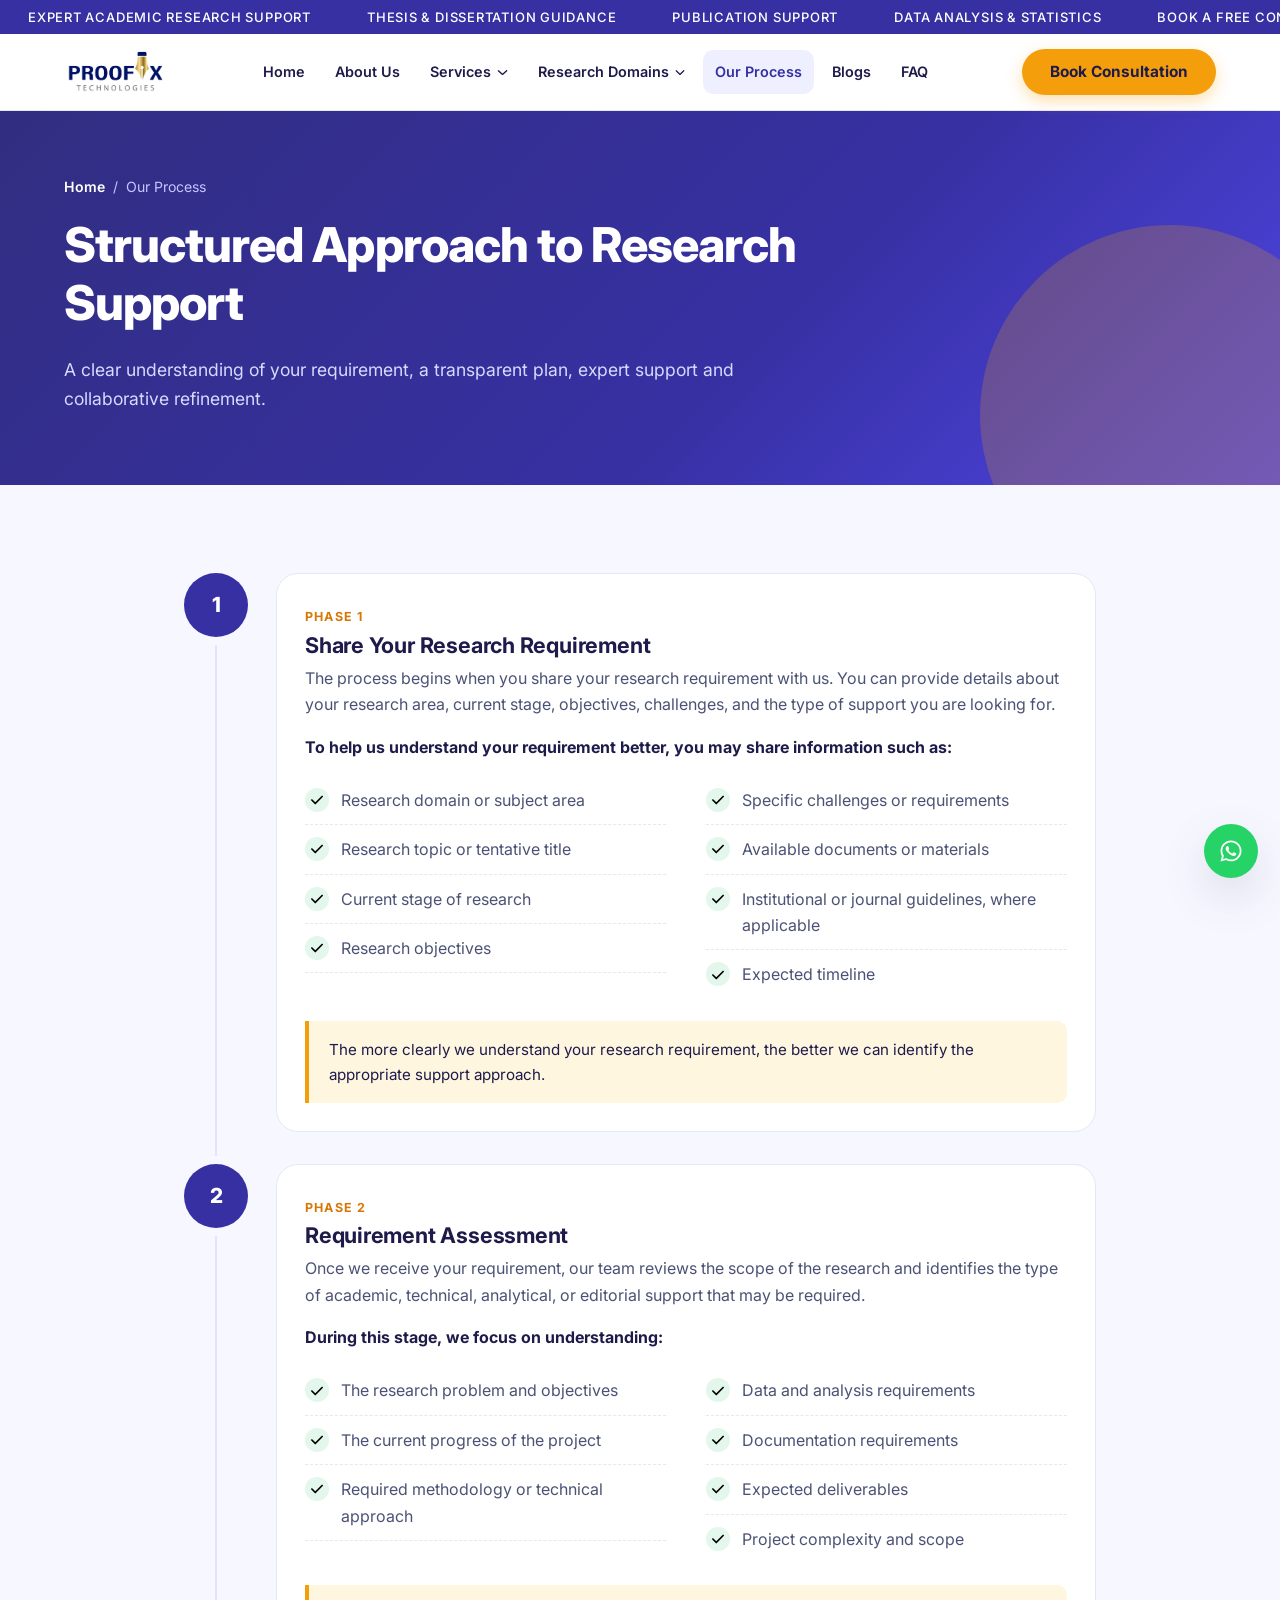
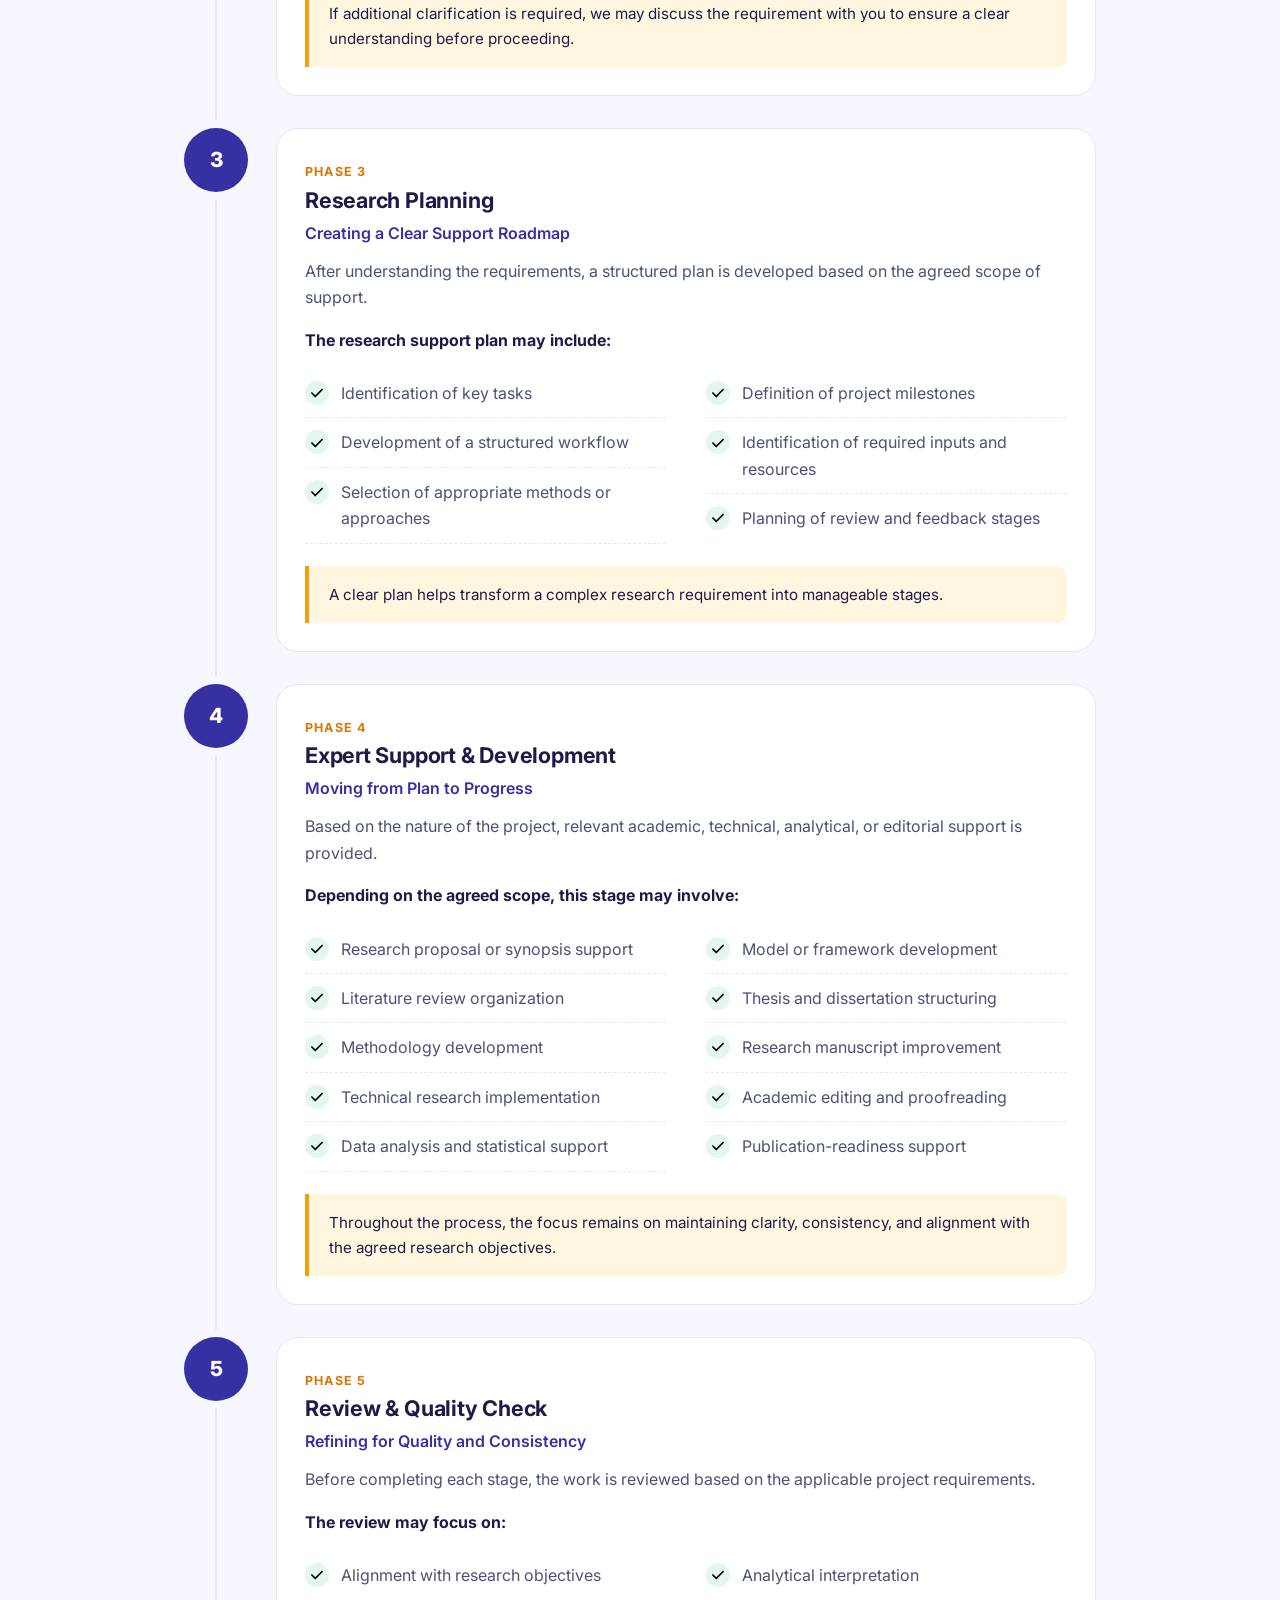
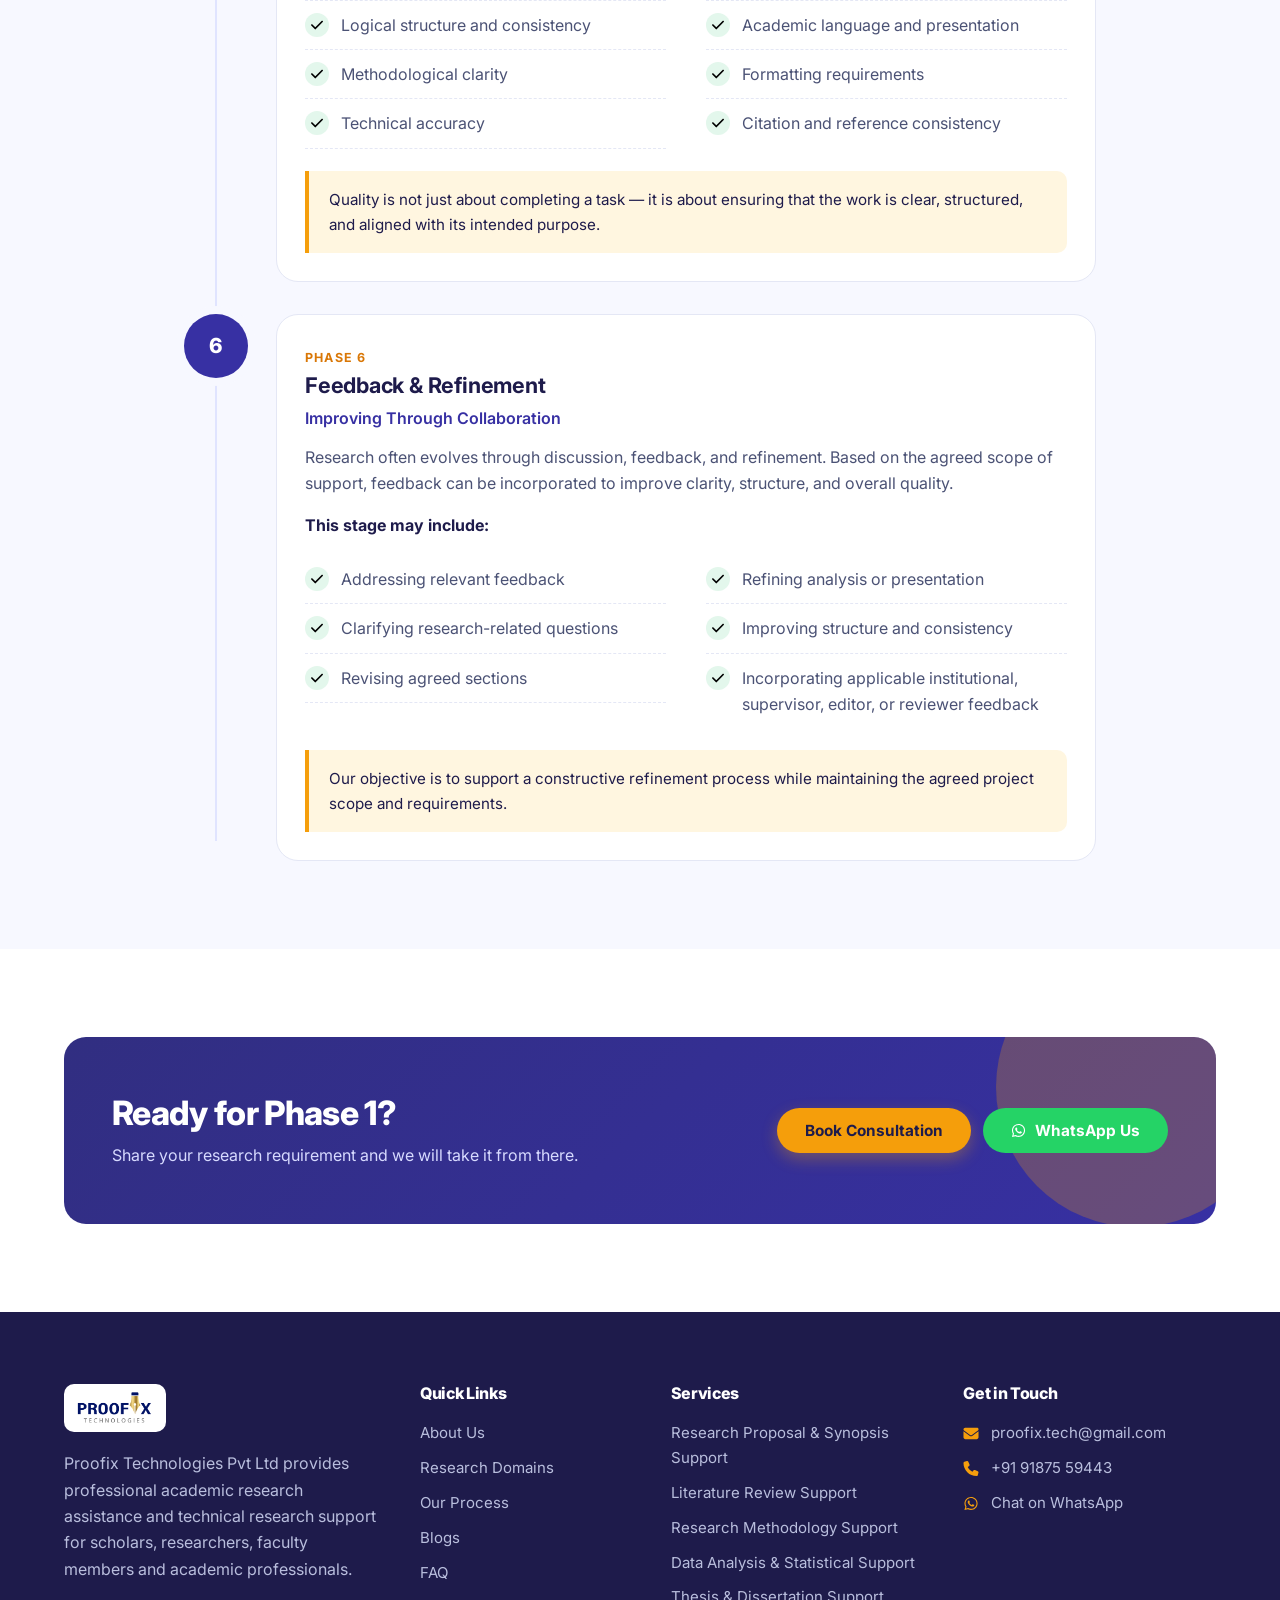
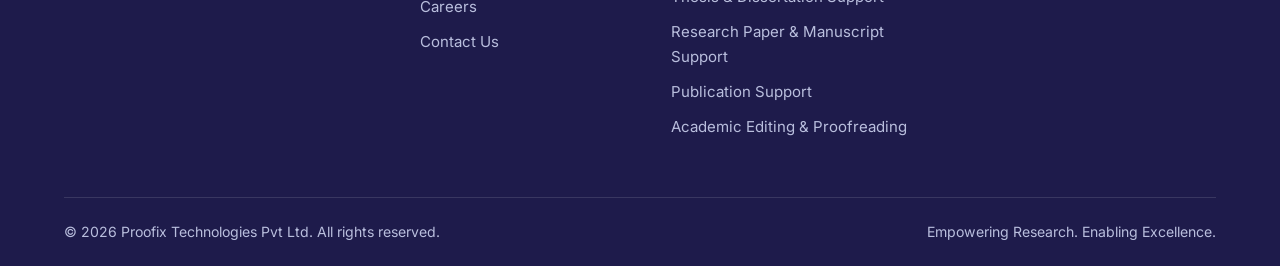
<file: process.html>
<!DOCTYPE html>
<html lang="en">
<head>
  <meta charset="UTF-8">
  <meta name="viewport" content="width=device-width, initial-scale=1.0">
  <title>Our Process | Proofix Technologies</title>
  <meta name="description" content="A structured, transparent six-phase approach to research support.">
  <link rel="preconnect" href="https://fonts.googleapis.com">
  <link rel="preconnect" href="https://fonts.gstatic.com" crossorigin>
  <link href="https://fonts.googleapis.com/css2?family=Inter:wght@400;500;600;700;800&display=swap" rel="stylesheet">
  <link rel="stylesheet" href="css/common.css">
  <link rel="stylesheet" href="css/process.css">
</head>
<body>
<a class="skip-link" href="#main">Skip to content</a>
<header class="site-header" id="siteHeader">
  <div class="top-banner" role="region" aria-label="Announcements"><div class="top-banner-track"><div class="top-banner-group"><span>Expert academic research support</span><span>Thesis &amp; dissertation guidance</span><span>Publication support</span><span>Data analysis &amp; statistics</span><span>Book a free consultation today</span></div><div class="top-banner-group" aria-hidden="true"><span>Expert academic research support</span><span>Thesis &amp; dissertation guidance</span><span>Publication support</span><span>Data analysis &amp; statistics</span><span>Book a free consultation today</span></div></div></div>
  <div class="container header-inner">
    <a class="brand" href="index.html" aria-label="Proofix Technologies home"><img src="assets/images/logo.png" alt="Proofix Technologies" width="105" height="46"></a>
    <nav class="nav" id="nav" aria-label="Main">
        <button class="nav-close" id="navClose" aria-label="Close menu"><img class="icon" src="assets/images/icon/xmark.svg" alt=""></button>
        <a class="nav-link" href="index.html">Home</a>
        <a class="nav-link" href="about.html">About Us</a>
        <div class="has-menu"><button class="nav-link" aria-haspopup="true">Services <img class="icon" src="assets/images/icon/chevron-down.svg" alt=""></button>
          <div class="menu"><a href="services.html">All Services</a><a href="service-detail.html?s=proposal">Research Proposal & Synopsis Support</a><a href="service-detail.html?s=literature">Literature Review Support</a><a href="service-detail.html?s=methodology">Research Methodology Support</a><a href="service-detail.html?s=analysis">Data Analysis & Statistical Support</a><a href="service-detail.html?s=thesis">Thesis & Dissertation Support</a><a href="service-detail.html?s=manuscript">Research Paper & Manuscript Support</a><a href="service-detail.html?s=publication">Publication Support</a><a href="service-detail.html?s=editing">Academic Editing & Proofreading</a></div></div>
        <div class="has-menu"><button class="nav-link" aria-haspopup="true">Research Domains <img class="icon" src="assets/images/icon/chevron-down.svg" alt=""></button>
          <div class="menu"><a href="research-domains.html">All Domains</a><a href="research-domains.html#domain-engineering">Engineering & Technology</a><a href="research-domains.html#domain-cs-it">Computer Science & Information Technology</a><a href="research-domains.html#domain-ai-ml">Artificial Intelligence & Machine Learning</a><a href="research-domains.html#domain-datascience">Data Science & Analytics</a><a href="research-domains.html#domain-management">Management & Business Research</a><a href="research-domains.html#domain-healthcare">Healthcare & Medical Research</a></div></div>
        <a class="nav-link active" href="process.html">Our Process</a>
        <a class="nav-link" href="blogs.html">Blogs</a>
        <a class="nav-link" href="faq.html">FAQ</a>
        <a class="btn btn-accent nav-cta" href="contact.html">Book Consultation</a>
    </nav>
    <div class="header-actions">
      <a class="btn btn-accent header-cta" href="contact.html">Book Consultation</a>
      <button class="menu-toggle" id="menuToggle" aria-label="Toggle menu" aria-expanded="false"><img class="icon" src="assets/images/icon/bars.svg" alt=""></button>
    </div>
  </div>
</header>
<main id="main">
<section class="page-banner"><div class="container">
  <nav class="breadcrumb" aria-label="Breadcrumb"><a href="index.html">Home</a><span>/</span><span>Our Process</span></nav>
  <h1>Structured Approach to Research Support</h1><p>A clear understanding of your requirement, a transparent plan, expert support and collaborative refinement.</p></div></section>
<section class="section soft"><div class="container" style="max-width:960px"><div class="timeline">
<div class="phase"><div class="badge">1</div><div class="card">
  <span class="label">Phase 1</span><h3>Share Your Research Requirement</h3>
  <p>The process begins when you share your research requirement with us. You can provide details about your research area, current stage, objectives, challenges, and the type of support you are looking for.</p><p><strong style="color:var(--ink)">To help us understand your requirement better, you may share information such as:</strong></p><ul class="check-list two-col"><li>Research domain or subject area</li><li>Research topic or tentative title</li><li>Current stage of research</li><li>Research objectives</li><li>Specific challenges or requirements</li><li>Available documents or materials</li><li>Institutional or journal guidelines, where applicable</li><li>Expected timeline</li></ul><div class="note-box">The more clearly we understand your research requirement, the better we can identify the appropriate support approach.</div></div></div><div class="phase"><div class="badge">2</div><div class="card">
  <span class="label">Phase 2</span><h3>Requirement Assessment</h3>
  <p>Once we receive your requirement, our team reviews the scope of the research and identifies the type of academic, technical, analytical, or editorial support that may be required.</p><p><strong style="color:var(--ink)">During this stage, we focus on understanding:</strong></p><ul class="check-list two-col"><li>The research problem and objectives</li><li>The current progress of the project</li><li>Required methodology or technical approach</li><li>Data and analysis requirements</li><li>Documentation requirements</li><li>Expected deliverables</li><li>Project complexity and scope</li></ul><div class="note-box">If additional clarification is required, we may discuss the requirement with you to ensure a clear understanding before proceeding.</div></div></div><div class="phase"><div class="badge">3</div><div class="card">
  <span class="label">Phase 3</span><h3>Research Planning</h3><div class="tagline">Creating a Clear Support Roadmap</div>
  <p>After understanding the requirements, a structured plan is developed based on the agreed scope of support.</p><p><strong style="color:var(--ink)">The research support plan may include:</strong></p><ul class="check-list two-col"><li>Identification of key tasks</li><li>Development of a structured workflow</li><li>Selection of appropriate methods or approaches</li><li>Definition of project milestones</li><li>Identification of required inputs and resources</li><li>Planning of review and feedback stages</li></ul><div class="note-box">A clear plan helps transform a complex research requirement into manageable stages.</div></div></div><div class="phase"><div class="badge">4</div><div class="card">
  <span class="label">Phase 4</span><h3>Expert Support & Development</h3><div class="tagline">Moving from Plan to Progress</div>
  <p>Based on the nature of the project, relevant academic, technical, analytical, or editorial support is provided.</p><p><strong style="color:var(--ink)">Depending on the agreed scope, this stage may involve:</strong></p><ul class="check-list two-col"><li>Research proposal or synopsis support</li><li>Literature review organization</li><li>Methodology development</li><li>Technical research implementation</li><li>Data analysis and statistical support</li><li>Model or framework development</li><li>Thesis and dissertation structuring</li><li>Research manuscript improvement</li><li>Academic editing and proofreading</li><li>Publication-readiness support</li></ul><div class="note-box">Throughout the process, the focus remains on maintaining clarity, consistency, and alignment with the agreed research objectives.</div></div></div><div class="phase"><div class="badge">5</div><div class="card">
  <span class="label">Phase 5</span><h3>Review & Quality Check</h3><div class="tagline">Refining for Quality and Consistency</div>
  <p>Before completing each stage, the work is reviewed based on the applicable project requirements.</p><p><strong style="color:var(--ink)">The review may focus on:</strong></p><ul class="check-list two-col"><li>Alignment with research objectives</li><li>Logical structure and consistency</li><li>Methodological clarity</li><li>Technical accuracy</li><li>Analytical interpretation</li><li>Academic language and presentation</li><li>Formatting requirements</li><li>Citation and reference consistency</li></ul><div class="note-box">Quality is not just about completing a task — it is about ensuring that the work is clear, structured, and aligned with its intended purpose.</div></div></div><div class="phase"><div class="badge">6</div><div class="card">
  <span class="label">Phase 6</span><h3>Feedback & Refinement</h3><div class="tagline">Improving Through Collaboration</div>
  <p>Research often evolves through discussion, feedback, and refinement. Based on the agreed scope of support, feedback can be incorporated to improve clarity, structure, and overall quality.</p><p><strong style="color:var(--ink)">This stage may include:</strong></p><ul class="check-list two-col"><li>Addressing relevant feedback</li><li>Clarifying research-related questions</li><li>Revising agreed sections</li><li>Refining analysis or presentation</li><li>Improving structure and consistency</li><li>Incorporating applicable institutional, supervisor, editor, or reviewer feedback</li></ul><div class="note-box">Our objective is to support a constructive refinement process while maintaining the agreed project scope and requirements.</div></div></div>
</div></div></section>
<section class="section"><div class="container"><div class="cta-band">
  <div><h2>Ready for Phase 1?</h2><p>Share your research requirement and we will take it from there.</p></div>
  <div class="actions"><a class="btn btn-accent" href="contact.html">Book Consultation</a>
  <a class="btn btn-whatsapp" href="https://wa.me/919187559443?text=Hi%20Proofix" target="_blank" rel="noopener"><img class="icon" src="assets/images/icon/whatsapp.svg" alt=""> WhatsApp Us</a></div></div></div></section>
</main>
<footer class="site-footer">
  <div class="container">
    <div class="footer-grid">
      <div class="footer-brand">
        <img src="assets/images/logo.png" alt="Proofix Technologies">
        <p>Proofix Technologies Pvt Ltd provides professional academic research assistance and technical research support for scholars, researchers, faculty members and academic professionals.</p>
      </div>
      <div><h4>Quick Links</h4><ul>
        <li><a href="about.html">About Us</a></li><li><a href="research-domains.html">Research Domains</a></li><li><a href="process.html">Our Process</a></li>
        <li><a href="blogs.html">Blogs</a></li><li><a href="faq.html">FAQ</a></li><li><a href="careers.html">Careers</a></li><li><a href="contact.html">Contact Us</a></li></ul></div>
      <div><h4>Services</h4><ul><li><a href="service-detail.html?s=proposal">Research Proposal & Synopsis Support</a></li><li><a href="service-detail.html?s=literature">Literature Review Support</a></li><li><a href="service-detail.html?s=methodology">Research Methodology Support</a></li><li><a href="service-detail.html?s=analysis">Data Analysis & Statistical Support</a></li><li><a href="service-detail.html?s=thesis">Thesis & Dissertation Support</a></li><li><a href="service-detail.html?s=manuscript">Research Paper & Manuscript Support</a></li><li><a href="service-detail.html?s=publication">Publication Support</a></li><li><a href="service-detail.html?s=editing">Academic Editing & Proofreading</a></li></ul></div>
      <div><h4>Get in Touch</h4><ul class="footer-contact">
        <li><img class="icon" src="assets/images/icon/envelope.svg" alt=""><a href="mailto:proofix.tech@gmail.com">proofix.tech@gmail.com</a></li>
        <li><img class="icon" src="assets/images/icon/phone.svg" alt=""><a href="tel:+919187559443">+91 91875 59443</a></li>
        <li><img class="icon" src="assets/images/icon/whatsapp.svg" alt=""><a href="https://wa.me/919187559443" target="_blank" rel="noopener">Chat on WhatsApp</a></li></ul></div>
    </div>
    <div class="footer-bottom"><span>&copy; 2026 Proofix Technologies Pvt Ltd. All rights reserved.</span><span>Empowering Research. Enabling Excellence.</span></div>
  </div>
</footer>
<a class="whatsapp-float" href="https://wa.me/919187559443?text=Hi%20Proofix" target="_blank" rel="noopener" aria-label="Chat on WhatsApp"><img class="icon" src="assets/images/icon/whatsapp.svg" alt=""></a>
<button class="back-to-top" id="backToTop" aria-label="Back to top"><img class="icon" src="assets/images/icon/arrow-up.svg" alt=""></button>
<script src="js/jquery-3.7.1.min.js"></script>
<script src="js/main.js"></script>
</body>
</html>
</file>
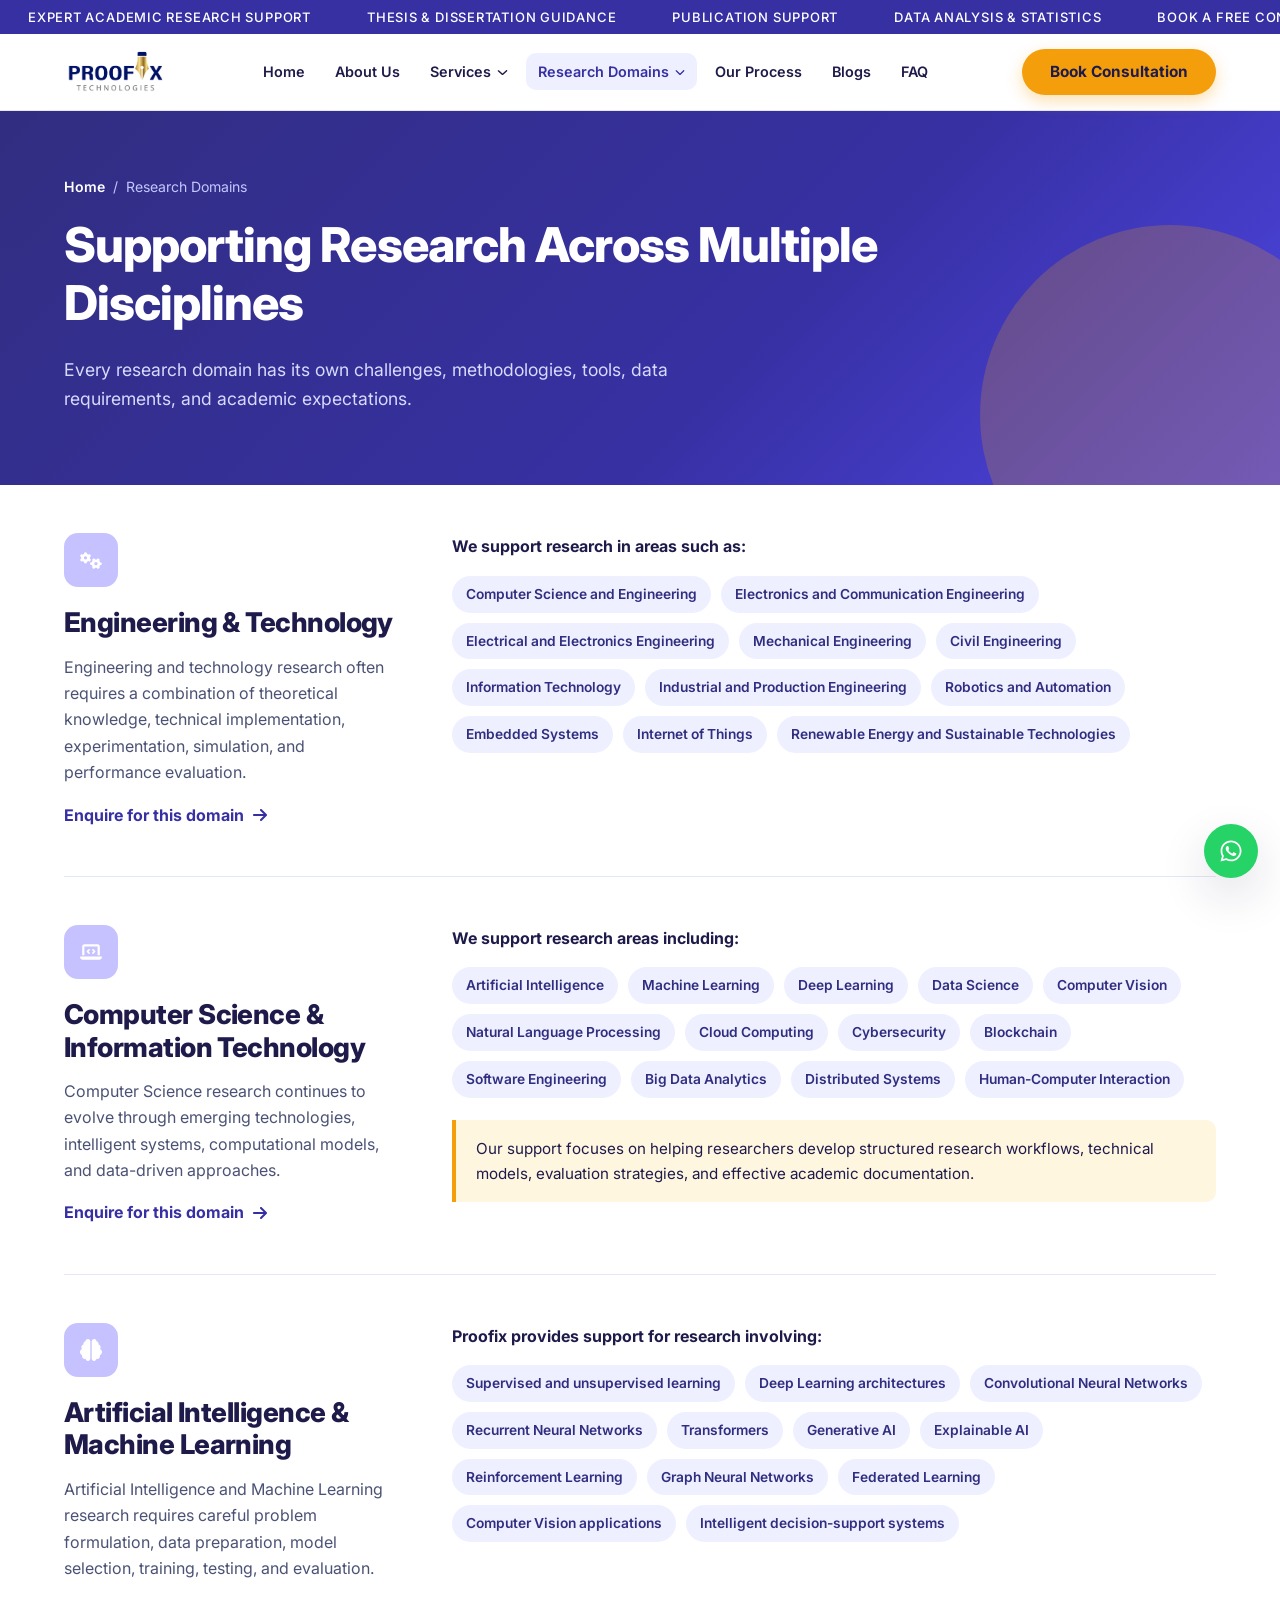
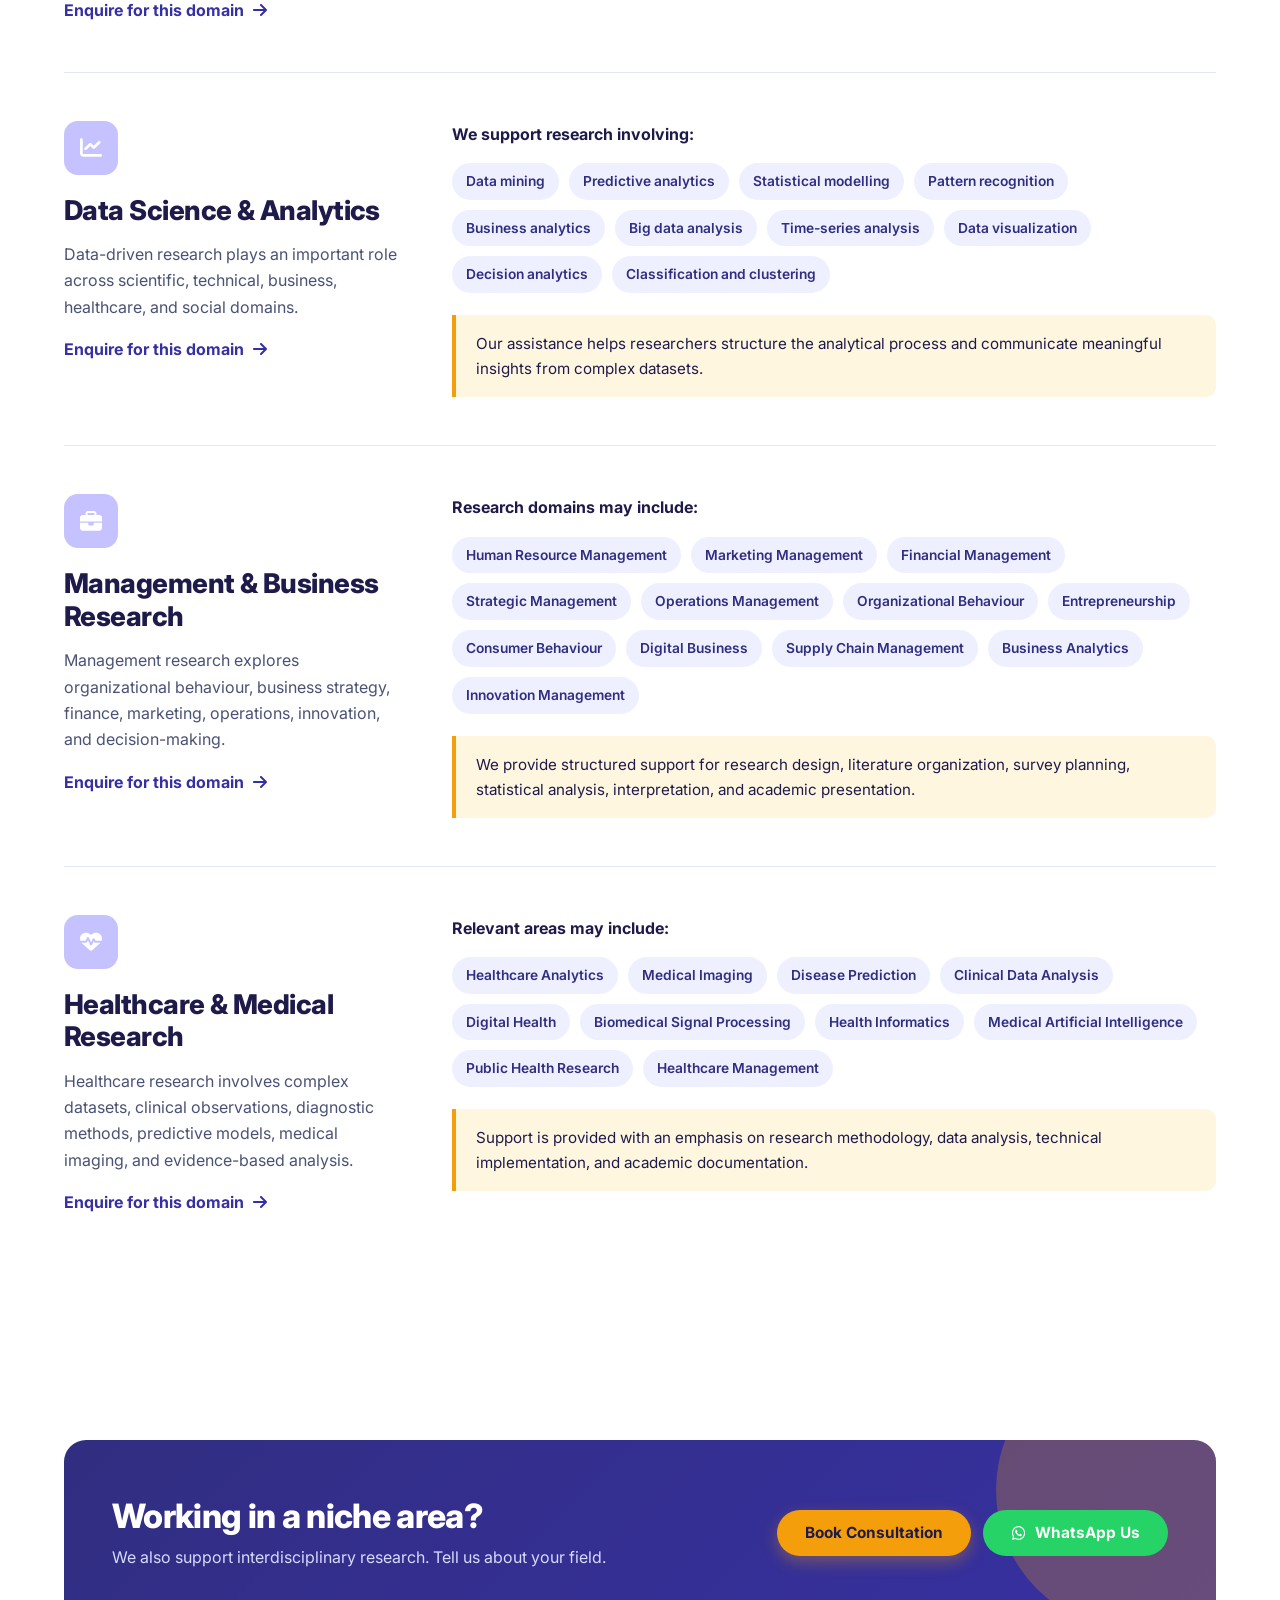
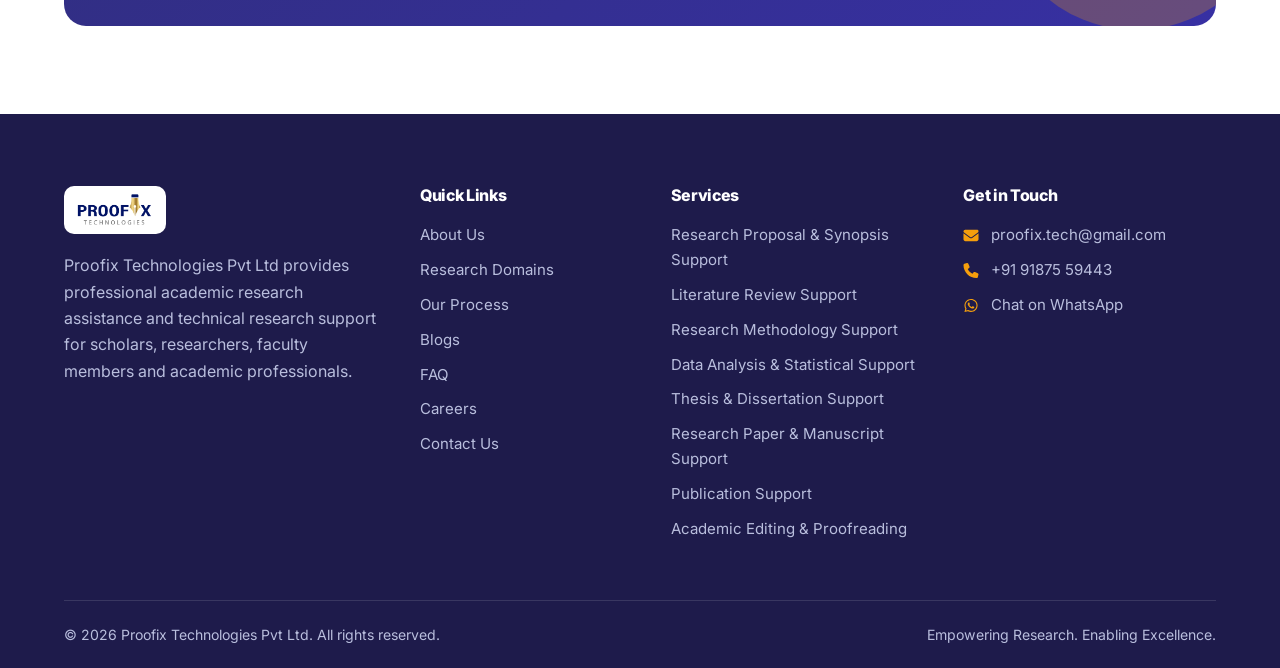
<file: research-domains.html>
<!DOCTYPE html>
<html lang="en">
<head>
  <meta charset="UTF-8">
  <meta name="viewport" content="width=device-width, initial-scale=1.0">
  <title>Research Domains | Proofix Technologies</title>
  <meta name="description" content="Research assistance across engineering, computer science, AI & ML, data science, management and healthcare.">
  <link rel="preconnect" href="https://fonts.googleapis.com">
  <link rel="preconnect" href="https://fonts.gstatic.com" crossorigin>
  <link href="https://fonts.googleapis.com/css2?family=Inter:wght@400;500;600;700;800&display=swap" rel="stylesheet">
  <link rel="stylesheet" href="css/common.css">
  <link rel="stylesheet" href="css/research-domains.css">
</head>
<body>
<a class="skip-link" href="#main">Skip to content</a>
<header class="site-header" id="siteHeader">
  <div class="top-banner" role="region" aria-label="Announcements"><div class="top-banner-track"><div class="top-banner-group"><span>Expert academic research support</span><span>Thesis &amp; dissertation guidance</span><span>Publication support</span><span>Data analysis &amp; statistics</span><span>Book a free consultation today</span></div><div class="top-banner-group" aria-hidden="true"><span>Expert academic research support</span><span>Thesis &amp; dissertation guidance</span><span>Publication support</span><span>Data analysis &amp; statistics</span><span>Book a free consultation today</span></div></div></div>
  <div class="container header-inner">
    <a class="brand" href="index.html" aria-label="Proofix Technologies home"><img src="assets/images/logo.png" alt="Proofix Technologies" width="105" height="46"></a>
    <nav class="nav" id="nav" aria-label="Main">
        <button class="nav-close" id="navClose" aria-label="Close menu"><img class="icon" src="assets/images/icon/xmark.svg" alt=""></button>
        <a class="nav-link" href="index.html">Home</a>
        <a class="nav-link" href="about.html">About Us</a>
        <div class="has-menu"><button class="nav-link" aria-haspopup="true">Services <img class="icon" src="assets/images/icon/chevron-down.svg" alt=""></button>
          <div class="menu"><a href="services.html">All Services</a><a href="service-detail.html?s=proposal">Research Proposal & Synopsis Support</a><a href="service-detail.html?s=literature">Literature Review Support</a><a href="service-detail.html?s=methodology">Research Methodology Support</a><a href="service-detail.html?s=analysis">Data Analysis & Statistical Support</a><a href="service-detail.html?s=thesis">Thesis & Dissertation Support</a><a href="service-detail.html?s=manuscript">Research Paper & Manuscript Support</a><a href="service-detail.html?s=publication">Publication Support</a><a href="service-detail.html?s=editing">Academic Editing & Proofreading</a></div></div>
        <div class="has-menu"><button class="nav-link active" aria-haspopup="true">Research Domains <img class="icon" src="assets/images/icon/chevron-down.svg" alt=""></button>
          <div class="menu"><a href="research-domains.html">All Domains</a><a href="research-domains.html#domain-engineering">Engineering & Technology</a><a href="research-domains.html#domain-cs-it">Computer Science & Information Technology</a><a href="research-domains.html#domain-ai-ml">Artificial Intelligence & Machine Learning</a><a href="research-domains.html#domain-datascience">Data Science & Analytics</a><a href="research-domains.html#domain-management">Management & Business Research</a><a href="research-domains.html#domain-healthcare">Healthcare & Medical Research</a></div></div>
        <a class="nav-link" href="process.html">Our Process</a>
        <a class="nav-link" href="blogs.html">Blogs</a>
        <a class="nav-link" href="faq.html">FAQ</a>
        <a class="btn btn-accent nav-cta" href="contact.html">Book Consultation</a>
    </nav>
    <div class="header-actions">
      <a class="btn btn-accent header-cta" href="contact.html">Book Consultation</a>
      <button class="menu-toggle" id="menuToggle" aria-label="Toggle menu" aria-expanded="false"><img class="icon" src="assets/images/icon/bars.svg" alt=""></button>
    </div>
  </div>
</header>
<main id="main">
<section class="page-banner"><div class="container">
  <nav class="breadcrumb" aria-label="Breadcrumb"><a href="index.html">Home</a><span>/</span><span>Research Domains</span></nav>
  <h1>Supporting Research Across Multiple Disciplines</h1><p>Every research domain has its own challenges, methodologies, tools, data requirements, and academic expectations.</p></div></section>
<section class="section domain-section"><div class="container">
<article class="domain-block" id="domain-engineering">
  <div><div class="icon-box amber"><img class="icon" src="assets/images/icon/gears.svg" alt=""></div><h2 style="font-size:1.7rem">Engineering & Technology</h2><p>Engineering and technology research often requires a combination of theoretical knowledge, technical implementation, experimentation, simulation, and performance evaluation.</p>
  <a class="link-arrow" href="contact.html?domain=Engineering%20%26%20Technology">Enquire for this domain <img class="icon" src="assets/images/icon/arrow-right.svg" alt=""></a></div>
  <div><p><strong style="color:var(--ink)">We support research in areas such as:</strong></p><div class="chips"><span class="chip">Computer Science and Engineering</span><span class="chip">Electronics and Communication Engineering</span><span class="chip">Electrical and Electronics Engineering</span><span class="chip">Mechanical Engineering</span><span class="chip">Civil Engineering</span><span class="chip">Information Technology</span><span class="chip">Industrial and Production Engineering</span><span class="chip">Robotics and Automation</span><span class="chip">Embedded Systems</span><span class="chip">Internet of Things</span><span class="chip">Renewable Energy and Sustainable Technologies</span></div></div>
</article><article class="domain-block" id="domain-cs-it">
  <div><div class="icon-box amber"><img class="icon" src="assets/images/icon/laptop-code.svg" alt=""></div><h2 style="font-size:1.7rem">Computer Science & Information Technology</h2><p>Computer Science research continues to evolve through emerging technologies, intelligent systems, computational models, and data-driven approaches.</p>
  <a class="link-arrow" href="contact.html?domain=Computer%20Science%20%26%20Information%20Technology">Enquire for this domain <img class="icon" src="assets/images/icon/arrow-right.svg" alt=""></a></div>
  <div><p><strong style="color:var(--ink)">We support research areas including:</strong></p><div class="chips"><span class="chip">Artificial Intelligence</span><span class="chip">Machine Learning</span><span class="chip">Deep Learning</span><span class="chip">Data Science</span><span class="chip">Computer Vision</span><span class="chip">Natural Language Processing</span><span class="chip">Cloud Computing</span><span class="chip">Cybersecurity</span><span class="chip">Blockchain</span><span class="chip">Software Engineering</span><span class="chip">Big Data Analytics</span><span class="chip">Distributed Systems</span><span class="chip">Human-Computer Interaction</span></div><div class="note-box">Our support focuses on helping researchers develop structured research workflows, technical models, evaluation strategies, and effective academic documentation.</div></div>
</article><article class="domain-block" id="domain-ai-ml">
  <div><div class="icon-box amber"><img class="icon" src="assets/images/icon/brain.svg" alt=""></div><h2 style="font-size:1.7rem">Artificial Intelligence & Machine Learning</h2><p>Artificial Intelligence and Machine Learning research requires careful problem formulation, data preparation, model selection, training, testing, and evaluation.</p>
  <a class="link-arrow" href="contact.html?domain=Artificial%20Intelligence%20%26%20Machine%20Learning">Enquire for this domain <img class="icon" src="assets/images/icon/arrow-right.svg" alt=""></a></div>
  <div><p><strong style="color:var(--ink)">Proofix provides support for research involving:</strong></p><div class="chips"><span class="chip">Supervised and unsupervised learning</span><span class="chip">Deep Learning architectures</span><span class="chip">Convolutional Neural Networks</span><span class="chip">Recurrent Neural Networks</span><span class="chip">Transformers</span><span class="chip">Generative AI</span><span class="chip">Explainable AI</span><span class="chip">Reinforcement Learning</span><span class="chip">Graph Neural Networks</span><span class="chip">Federated Learning</span><span class="chip">Computer Vision applications</span><span class="chip">Intelligent decision-support systems</span></div></div>
</article><article class="domain-block" id="domain-datascience">
  <div><div class="icon-box amber"><img class="icon" src="assets/images/icon/chart-line.svg" alt=""></div><h2 style="font-size:1.7rem">Data Science & Analytics</h2><p>Data-driven research plays an important role across scientific, technical, business, healthcare, and social domains.</p>
  <a class="link-arrow" href="contact.html?domain=Data%20Science%20%26%20Analytics">Enquire for this domain <img class="icon" src="assets/images/icon/arrow-right.svg" alt=""></a></div>
  <div><p><strong style="color:var(--ink)">We support research involving:</strong></p><div class="chips"><span class="chip">Data mining</span><span class="chip">Predictive analytics</span><span class="chip">Statistical modelling</span><span class="chip">Pattern recognition</span><span class="chip">Business analytics</span><span class="chip">Big data analysis</span><span class="chip">Time-series analysis</span><span class="chip">Data visualization</span><span class="chip">Decision analytics</span><span class="chip">Classification and clustering</span></div><div class="note-box">Our assistance helps researchers structure the analytical process and communicate meaningful insights from complex datasets.</div></div>
</article><article class="domain-block" id="domain-management">
  <div><div class="icon-box amber"><img class="icon" src="assets/images/icon/briefcase.svg" alt=""></div><h2 style="font-size:1.7rem">Management & Business Research</h2><p>Management research explores organizational behaviour, business strategy, finance, marketing, operations, innovation, and decision-making.</p>
  <a class="link-arrow" href="contact.html?domain=Management%20%26%20Business%20Research">Enquire for this domain <img class="icon" src="assets/images/icon/arrow-right.svg" alt=""></a></div>
  <div><p><strong style="color:var(--ink)">Research domains may include:</strong></p><div class="chips"><span class="chip">Human Resource Management</span><span class="chip">Marketing Management</span><span class="chip">Financial Management</span><span class="chip">Strategic Management</span><span class="chip">Operations Management</span><span class="chip">Organizational Behaviour</span><span class="chip">Entrepreneurship</span><span class="chip">Consumer Behaviour</span><span class="chip">Digital Business</span><span class="chip">Supply Chain Management</span><span class="chip">Business Analytics</span><span class="chip">Innovation Management</span></div><div class="note-box">We provide structured support for research design, literature organization, survey planning, statistical analysis, interpretation, and academic presentation.</div></div>
</article><article class="domain-block" id="domain-healthcare">
  <div><div class="icon-box amber"><img class="icon" src="assets/images/icon/heart-pulse.svg" alt=""></div><h2 style="font-size:1.7rem">Healthcare & Medical Research</h2><p>Healthcare research involves complex datasets, clinical observations, diagnostic methods, predictive models, medical imaging, and evidence-based analysis.</p>
  <a class="link-arrow" href="contact.html?domain=Healthcare%20%26%20Medical%20Research">Enquire for this domain <img class="icon" src="assets/images/icon/arrow-right.svg" alt=""></a></div>
  <div><p><strong style="color:var(--ink)">Relevant areas may include:</strong></p><div class="chips"><span class="chip">Healthcare Analytics</span><span class="chip">Medical Imaging</span><span class="chip">Disease Prediction</span><span class="chip">Clinical Data Analysis</span><span class="chip">Digital Health</span><span class="chip">Biomedical Signal Processing</span><span class="chip">Health Informatics</span><span class="chip">Medical Artificial Intelligence</span><span class="chip">Public Health Research</span><span class="chip">Healthcare Management</span></div><div class="note-box">Support is provided with an emphasis on research methodology, data analysis, technical implementation, and academic documentation.</div></div>
</article>
</div></section>
<section class="section"><div class="container"><div class="cta-band">
  <div><h2>Working in a niche area?</h2><p>We also support interdisciplinary research. Tell us about your field.</p></div>
  <div class="actions"><a class="btn btn-accent" href="contact.html">Book Consultation</a>
  <a class="btn btn-whatsapp" href="https://wa.me/919187559443?text=Hi%20Proofix" target="_blank" rel="noopener"><img class="icon" src="assets/images/icon/whatsapp.svg" alt=""> WhatsApp Us</a></div></div></div></section>
</main>
<footer class="site-footer">
  <div class="container">
    <div class="footer-grid">
      <div class="footer-brand">
        <img src="assets/images/logo.png" alt="Proofix Technologies">
        <p>Proofix Technologies Pvt Ltd provides professional academic research assistance and technical research support for scholars, researchers, faculty members and academic professionals.</p>
      </div>
      <div><h4>Quick Links</h4><ul>
        <li><a href="about.html">About Us</a></li><li><a href="research-domains.html">Research Domains</a></li><li><a href="process.html">Our Process</a></li>
        <li><a href="blogs.html">Blogs</a></li><li><a href="faq.html">FAQ</a></li><li><a href="careers.html">Careers</a></li><li><a href="contact.html">Contact Us</a></li></ul></div>
      <div><h4>Services</h4><ul><li><a href="service-detail.html?s=proposal">Research Proposal & Synopsis Support</a></li><li><a href="service-detail.html?s=literature">Literature Review Support</a></li><li><a href="service-detail.html?s=methodology">Research Methodology Support</a></li><li><a href="service-detail.html?s=analysis">Data Analysis & Statistical Support</a></li><li><a href="service-detail.html?s=thesis">Thesis & Dissertation Support</a></li><li><a href="service-detail.html?s=manuscript">Research Paper & Manuscript Support</a></li><li><a href="service-detail.html?s=publication">Publication Support</a></li><li><a href="service-detail.html?s=editing">Academic Editing & Proofreading</a></li></ul></div>
      <div><h4>Get in Touch</h4><ul class="footer-contact">
        <li><img class="icon" src="assets/images/icon/envelope.svg" alt=""><a href="mailto:proofix.tech@gmail.com">proofix.tech@gmail.com</a></li>
        <li><img class="icon" src="assets/images/icon/phone.svg" alt=""><a href="tel:+919187559443">+91 91875 59443</a></li>
        <li><img class="icon" src="assets/images/icon/whatsapp.svg" alt=""><a href="https://wa.me/919187559443" target="_blank" rel="noopener">Chat on WhatsApp</a></li></ul></div>
    </div>
    <div class="footer-bottom"><span>&copy; 2026 Proofix Technologies Pvt Ltd. All rights reserved.</span><span>Empowering Research. Enabling Excellence.</span></div>
  </div>
</footer>
<a class="whatsapp-float" href="https://wa.me/919187559443?text=Hi%20Proofix" target="_blank" rel="noopener" aria-label="Chat on WhatsApp"><img class="icon" src="assets/images/icon/whatsapp.svg" alt=""></a>
<button class="back-to-top" id="backToTop" aria-label="Back to top"><img class="icon" src="assets/images/icon/arrow-up.svg" alt=""></button>
<script src="js/jquery-3.7.1.min.js"></script>
<script src="js/main.js"></script>
</body>
</html>
</file>
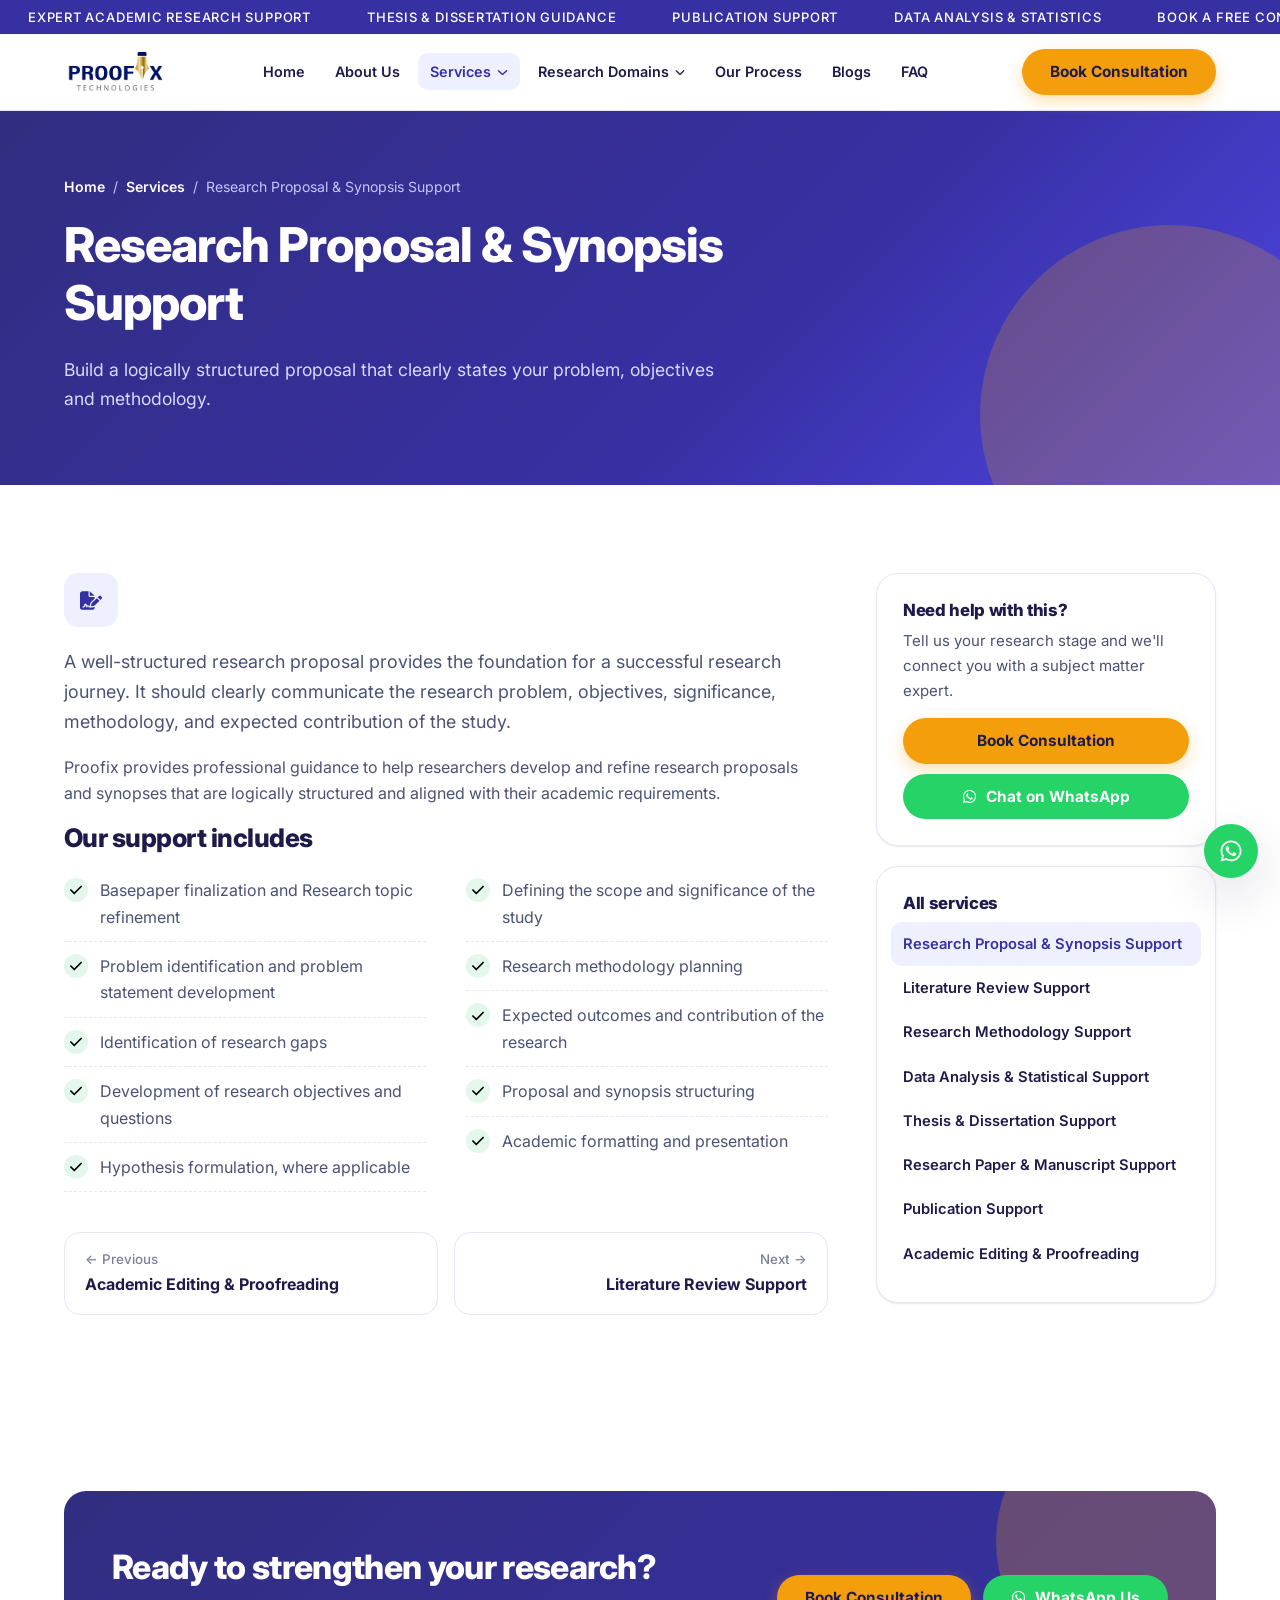
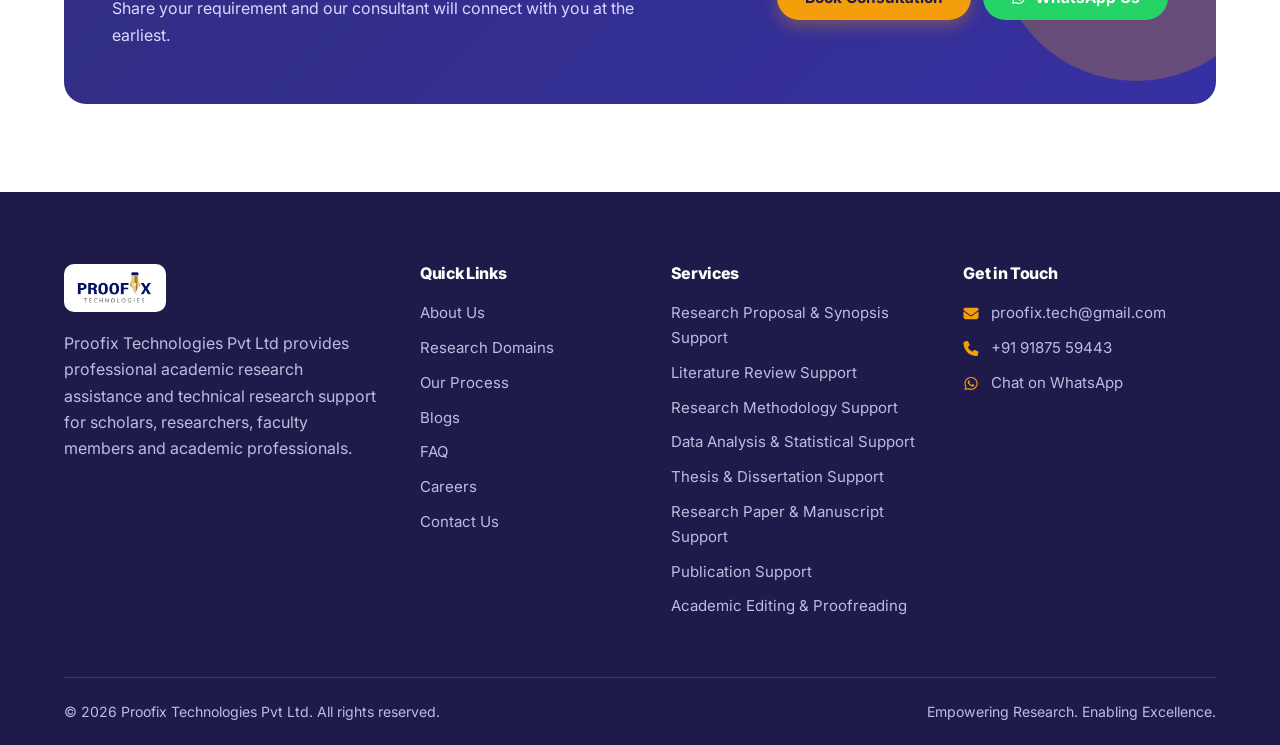
<file: service-detail.html>
<!DOCTYPE html>
<html lang="en">
<head>
  <meta charset="UTF-8">
  <meta name="viewport" content="width=device-width, initial-scale=1.0">
  <title>Service | Proofix Technologies</title>
  <meta name="description" content="Research support service details. Open with ?s=proposal, literature, methodology, analysis, thesis, manuscript, publication or editing.">
  <link rel="preconnect" href="https://fonts.googleapis.com">
  <link rel="preconnect" href="https://fonts.gstatic.com" crossorigin>
  <link href="https://fonts.googleapis.com/css2?family=Inter:wght@400;500;600;700;800&display=swap" rel="stylesheet">
  <link rel="stylesheet" href="css/common.css">
  <link rel="stylesheet" href="css/service-detail.css">
</head>
<body>
<a class="skip-link" href="#main">Skip to content</a>
<header class="site-header" id="siteHeader">
  <div class="top-banner" role="region" aria-label="Announcements"><div class="top-banner-track"><div class="top-banner-group"><span>Expert academic research support</span><span>Thesis &amp; dissertation guidance</span><span>Publication support</span><span>Data analysis &amp; statistics</span><span>Book a free consultation today</span></div><div class="top-banner-group" aria-hidden="true"><span>Expert academic research support</span><span>Thesis &amp; dissertation guidance</span><span>Publication support</span><span>Data analysis &amp; statistics</span><span>Book a free consultation today</span></div></div></div>
  <div class="container header-inner">
    <a class="brand" href="index.html" aria-label="Proofix Technologies home"><img src="assets/images/logo.png" alt="Proofix Technologies" width="105" height="46"></a>
    <nav class="nav" id="nav" aria-label="Main">
        <button class="nav-close" id="navClose" aria-label="Close menu"><img class="icon" src="assets/images/icon/xmark.svg" alt=""></button>
        <a class="nav-link" href="index.html">Home</a>
        <a class="nav-link" href="about.html">About Us</a>
        <div class="has-menu"><button class="nav-link active" aria-haspopup="true">Services <img class="icon" src="assets/images/icon/chevron-down.svg" alt=""></button>
          <div class="menu"><a href="services.html">All Services</a><a href="service-detail.html?s=proposal">Research Proposal & Synopsis Support</a><a href="service-detail.html?s=literature">Literature Review Support</a><a href="service-detail.html?s=methodology">Research Methodology Support</a><a href="service-detail.html?s=analysis">Data Analysis & Statistical Support</a><a href="service-detail.html?s=thesis">Thesis & Dissertation Support</a><a href="service-detail.html?s=manuscript">Research Paper & Manuscript Support</a><a href="service-detail.html?s=publication">Publication Support</a><a href="service-detail.html?s=editing">Academic Editing & Proofreading</a></div></div>
        <div class="has-menu"><button class="nav-link" aria-haspopup="true">Research Domains <img class="icon" src="assets/images/icon/chevron-down.svg" alt=""></button>
          <div class="menu"><a href="research-domains.html">All Domains</a><a href="research-domains.html#domain-engineering">Engineering & Technology</a><a href="research-domains.html#domain-cs-it">Computer Science & Information Technology</a><a href="research-domains.html#domain-ai-ml">Artificial Intelligence & Machine Learning</a><a href="research-domains.html#domain-datascience">Data Science & Analytics</a><a href="research-domains.html#domain-management">Management & Business Research</a><a href="research-domains.html#domain-healthcare">Healthcare & Medical Research</a></div></div>
        <a class="nav-link" href="process.html">Our Process</a>
        <a class="nav-link" href="blogs.html">Blogs</a>
        <a class="nav-link" href="faq.html">FAQ</a>
        <a class="btn btn-accent nav-cta" href="contact.html">Book Consultation</a>
    </nav>
    <div class="header-actions">
      <a class="btn btn-accent header-cta" href="contact.html">Book Consultation</a>
      <button class="menu-toggle" id="menuToggle" aria-label="Toggle menu" aria-expanded="false"><img class="icon" src="assets/images/icon/bars.svg" alt=""></button>
    </div>
  </div>
</header>
<main id="main">
<div class="detail-panel" data-id="proposal" data-title="Research Proposal & Synopsis Support">
<section class="page-banner"><div class="container"><nav class="breadcrumb" aria-label="Breadcrumb"><a href="index.html">Home</a><span>/</span><a href="services.html">Services</a><span>/</span><span>Research Proposal & Synopsis Support</span></nav><h1>Research Proposal & Synopsis Support</h1><p>Build a logically structured proposal that clearly states your problem, objectives and methodology.</p></div></section>
<section class="section"><div class="container detail-layout"><div class="detail-main">
  <div class="icon-box"><img class="icon" src="assets/images/icon/file-signature.svg" alt=""></div>
  <p class="lead">A well-structured research proposal provides the foundation for a successful research journey. It should clearly communicate the research problem, objectives, significance, methodology, and expected contribution of the study.</p>
  <p>Proofix provides professional guidance to help researchers develop and refine research proposals and synopses that are logically structured and aligned with their academic requirements.</p>
  <h2>Our support includes</h2><ul class="check-list two-col"><li>Basepaper finalization and Research topic refinement</li><li>Problem identification and problem statement development</li><li>Identification of research gaps</li><li>Development of research objectives and questions</li><li>Hypothesis formulation, where applicable</li><li>Defining the scope and significance of the study</li><li>Research methodology planning</li><li>Expected outcomes and contribution of the research</li><li>Proposal and synopsis structuring</li><li>Academic formatting and presentation</li></ul>
  <div class="pager"><a href="service-detail.html?s=editing"><small>&larr; Previous</small>Academic Editing & Proofreading</a><a class="next" href="service-detail.html?s=literature"><small>Next &rarr;</small>Literature Review Support</a></div>
</div><aside class="side-card">
  <div class="side-box"><h4>Need help with this?</h4><p style="font-size:.94rem">Tell us your research stage and we'll connect you with a subject matter expert.</p>
  <a class="btn btn-accent btn-block" href="contact.html?service=proposal">Book Consultation</a>
  <a class="btn btn-whatsapp btn-block" target="_blank" rel="noopener" href="https://wa.me/919187559443?text=Hi%20Proofix%2C%20I%20need%20help%20with%3A%20Research%20Proposal%20%26%20Synopsis%20Support"><img class="icon" src="assets/images/icon/whatsapp.svg" alt=""> Chat on WhatsApp</a></div>
  <div class="side-box side-list"><h4>All services</h4><a class="current" href="service-detail.html?s=proposal">Research Proposal & Synopsis Support</a><a href="service-detail.html?s=literature">Literature Review Support</a><a href="service-detail.html?s=methodology">Research Methodology Support</a><a href="service-detail.html?s=analysis">Data Analysis & Statistical Support</a><a href="service-detail.html?s=thesis">Thesis & Dissertation Support</a><a href="service-detail.html?s=manuscript">Research Paper & Manuscript Support</a><a href="service-detail.html?s=publication">Publication Support</a><a href="service-detail.html?s=editing">Academic Editing & Proofreading</a></div>
</aside></div></section>
</div>
<div class="detail-panel" data-id="literature" data-title="Literature Review Support">
<section class="page-banner"><div class="container"><nav class="breadcrumb" aria-label="Breadcrumb"><a href="index.html">Home</a><span>/</span><a href="services.html">Services</a><span>/</span><span>Literature Review Support</span></nav><h1>Literature Review Support</h1><p>Organise and synthesise existing studies to uncover gaps and establish the need for your research.</p></div></section>
<section class="section"><div class="container detail-layout"><div class="detail-main">
  <div class="icon-box"><img class="icon" src="assets/images/icon/book-open-reader.svg" alt=""></div>
  <p class="lead">A literature review is more than a collection of previous studies. It helps researchers understand the existing knowledge landscape, identify research gaps, compare methodologies, and establish the need for a new study.</p>
  <p>Proofix provides structured assistance in organizing and synthesizing relevant academic literature to support the development of a meaningful research foundation.</p>
  <h2>Our support includes</h2><ul class="check-list two-col"><li>Literature search strategy guidance</li><li>Identification of relevant research areas and themes</li><li>Organization and classification of research papers</li><li>Thematic literature review development</li><li>Comparative analysis of previous studies</li><li>Identification of research trends and limitations</li><li>Research gap identification</li><li>Literature synthesis and logical structuring</li><li>Citation organization</li><li>Reference management and formatting</li></ul>
  <div class="pager"><a href="service-detail.html?s=proposal"><small>&larr; Previous</small>Research Proposal & Synopsis Support</a><a class="next" href="service-detail.html?s=methodology"><small>Next &rarr;</small>Research Methodology Support</a></div>
</div><aside class="side-card">
  <div class="side-box"><h4>Need help with this?</h4><p style="font-size:.94rem">Tell us your research stage and we'll connect you with a subject matter expert.</p>
  <a class="btn btn-accent btn-block" href="contact.html?service=literature">Book Consultation</a>
  <a class="btn btn-whatsapp btn-block" target="_blank" rel="noopener" href="https://wa.me/919187559443?text=Hi%20Proofix%2C%20I%20need%20help%20with%3A%20Literature%20Review%20Support"><img class="icon" src="assets/images/icon/whatsapp.svg" alt=""> Chat on WhatsApp</a></div>
  <div class="side-box side-list"><h4>All services</h4><a href="service-detail.html?s=proposal">Research Proposal & Synopsis Support</a><a class="current" href="service-detail.html?s=literature">Literature Review Support</a><a href="service-detail.html?s=methodology">Research Methodology Support</a><a href="service-detail.html?s=analysis">Data Analysis & Statistical Support</a><a href="service-detail.html?s=thesis">Thesis & Dissertation Support</a><a href="service-detail.html?s=manuscript">Research Paper & Manuscript Support</a><a href="service-detail.html?s=publication">Publication Support</a><a href="service-detail.html?s=editing">Academic Editing & Proofreading</a></div>
</aside></div></section>
</div>
<div class="detail-panel" data-id="methodology" data-title="Research Methodology Support">
<section class="page-banner"><div class="container"><nav class="breadcrumb" aria-label="Breadcrumb"><a href="index.html">Home</a><span>/</span><a href="services.html">Services</a><span>/</span><span>Research Methodology Support</span></nav><h1>Research Methodology Support</h1><p>Choose the right design, sampling, models and validation strategy for reliable conclusions.</p></div></section>
<section class="section"><div class="container detail-layout"><div class="detail-main">
  <div class="icon-box"><img class="icon" src="assets/images/icon/diagram-project.svg" alt=""></div>
  <p class="lead">Research methodology determines how a research problem is investigated and how reliable conclusions are developed. Selecting an appropriate methodology is essential for ensuring that the research process aligns with the objectives of the study.</p>
  <p>Proofix provides guidance in developing clear and structured research methodologies based on the nature and requirements of the research.</p>
  <h2>Our support includes</h2><ul class="check-list two-col"><li>Research design selection</li><li>Qualitative research methodology</li><li>Quantitative research methodology</li><li>Mixed-method research approaches</li><li>Experimental research design</li><li>Sampling strategies</li><li>Data collection planning</li><li>Variable identification</li><li>Development of conceptual and analytical frameworks</li><li>Model and algorithm selection for technical research</li><li>Evaluation and validation strategies</li><li>Performance metrics and measurement approaches</li></ul>
  <div class="pager"><a href="service-detail.html?s=literature"><small>&larr; Previous</small>Literature Review Support</a><a class="next" href="service-detail.html?s=analysis"><small>Next &rarr;</small>Data Analysis & Statistical Support</a></div>
</div><aside class="side-card">
  <div class="side-box"><h4>Need help with this?</h4><p style="font-size:.94rem">Tell us your research stage and we'll connect you with a subject matter expert.</p>
  <a class="btn btn-accent btn-block" href="contact.html?service=methodology">Book Consultation</a>
  <a class="btn btn-whatsapp btn-block" target="_blank" rel="noopener" href="https://wa.me/919187559443?text=Hi%20Proofix%2C%20I%20need%20help%20with%3A%20Research%20Methodology%20Support"><img class="icon" src="assets/images/icon/whatsapp.svg" alt=""> Chat on WhatsApp</a></div>
  <div class="side-box side-list"><h4>All services</h4><a href="service-detail.html?s=proposal">Research Proposal & Synopsis Support</a><a href="service-detail.html?s=literature">Literature Review Support</a><a class="current" href="service-detail.html?s=methodology">Research Methodology Support</a><a href="service-detail.html?s=analysis">Data Analysis & Statistical Support</a><a href="service-detail.html?s=thesis">Thesis & Dissertation Support</a><a href="service-detail.html?s=manuscript">Research Paper & Manuscript Support</a><a href="service-detail.html?s=publication">Publication Support</a><a href="service-detail.html?s=editing">Academic Editing & Proofreading</a></div>
</aside></div></section>
</div>
<div class="detail-panel" data-id="analysis" data-title="Data Analysis & Statistical Support">
<section class="page-banner"><div class="container"><nav class="breadcrumb" aria-label="Breadcrumb"><a href="index.html">Home</a><span>/</span><a href="services.html">Services</a><span>/</span><span>Data Analysis & Statistical Support</span></nav><h1>Data Analysis & Statistical Support</h1><p>Prepare, analyse and interpret your data with appropriate statistical and analytical methods.</p></div></section>
<section class="section"><div class="container detail-layout"><div class="detail-main">
  <div class="icon-box"><img class="icon" src="assets/images/icon/chart-column.svg" alt=""></div>
  <p class="lead">Data analysis is a critical stage of the research process. Appropriate analytical methods help researchers identify patterns, evaluate relationships, test assumptions, and develop meaningful interpretations.</p>
  <p>Proofix provides structured support for organizing, analysing, and interpreting research data using appropriate statistical and analytical approaches.</p>
  <h2>Our support includes</h2><ul class="check-list two-col"><li>Data preparation and cleaning</li><li>Exploratory data analysis</li><li>Descriptive statistical analysis</li><li>Correlation and regression analysis</li><li>Hypothesis testing</li><li>Multivariate analysis</li><li>Comparative analysis</li><li>Predictive and analytical modelling</li><li>Machine learning-based data analysis</li><li>Data visualization</li><li>Interpretation of analytical results</li><li>Preparation of tables, graphs, and research-oriented figures</li></ul>
  <div class="pager"><a href="service-detail.html?s=methodology"><small>&larr; Previous</small>Research Methodology Support</a><a class="next" href="service-detail.html?s=thesis"><small>Next &rarr;</small>Thesis & Dissertation Support</a></div>
</div><aside class="side-card">
  <div class="side-box"><h4>Need help with this?</h4><p style="font-size:.94rem">Tell us your research stage and we'll connect you with a subject matter expert.</p>
  <a class="btn btn-accent btn-block" href="contact.html?service=analysis">Book Consultation</a>
  <a class="btn btn-whatsapp btn-block" target="_blank" rel="noopener" href="https://wa.me/919187559443?text=Hi%20Proofix%2C%20I%20need%20help%20with%3A%20Data%20Analysis%20%26%20Statistical%20Support"><img class="icon" src="assets/images/icon/whatsapp.svg" alt=""> Chat on WhatsApp</a></div>
  <div class="side-box side-list"><h4>All services</h4><a href="service-detail.html?s=proposal">Research Proposal & Synopsis Support</a><a href="service-detail.html?s=literature">Literature Review Support</a><a href="service-detail.html?s=methodology">Research Methodology Support</a><a class="current" href="service-detail.html?s=analysis">Data Analysis & Statistical Support</a><a href="service-detail.html?s=thesis">Thesis & Dissertation Support</a><a href="service-detail.html?s=manuscript">Research Paper & Manuscript Support</a><a href="service-detail.html?s=publication">Publication Support</a><a href="service-detail.html?s=editing">Academic Editing & Proofreading</a></div>
</aside></div></section>
</div>
<div class="detail-panel" data-id="thesis" data-title="Thesis & Dissertation Support">
<section class="page-banner"><div class="container"><nav class="breadcrumb" aria-label="Breadcrumb"><a href="index.html">Home</a><span>/</span><a href="services.html">Services</a><span>/</span><span>Thesis & Dissertation Support</span></nav><h1>Thesis & Dissertation Support</h1><p>Improve the organisation, clarity and consistency of your complete research document.</p></div></section>
<section class="section"><div class="container detail-layout"><div class="detail-main">
  <div class="icon-box"><img class="icon" src="assets/images/icon/graduation-cap.svg" alt=""></div>
  <p class="lead">A thesis or dissertation represents the complete journey of a research project. It requires consistency between the research problem, literature review, methodology, analysis, findings, discussion, and conclusions.</p>
  <p>Proofix provides structured academic support to help researchers improve the organization, clarity, and presentation of their thesis or dissertation.</p>
  <h2>Our support includes</h2><ul class="check-list two-col"><li>Thesis and dissertation planning</li><li>Chapter-wise structure and organization</li><li>Research problem and objective alignment</li><li>Literature review organization</li><li>Methodology presentation</li><li>Results and findings organization</li><li>Discussion and interpretation support</li><li>Conclusion and future scope development</li><li>Academic language improvement</li><li>Logical flow and consistency review</li><li>Formatting according to institutional requirements</li><li>Citation and reference review</li><li>Final document quality review</li></ul>
  <div class="pager"><a href="service-detail.html?s=analysis"><small>&larr; Previous</small>Data Analysis & Statistical Support</a><a class="next" href="service-detail.html?s=manuscript"><small>Next &rarr;</small>Research Paper & Manuscript Support</a></div>
</div><aside class="side-card">
  <div class="side-box"><h4>Need help with this?</h4><p style="font-size:.94rem">Tell us your research stage and we'll connect you with a subject matter expert.</p>
  <a class="btn btn-accent btn-block" href="contact.html?service=thesis">Book Consultation</a>
  <a class="btn btn-whatsapp btn-block" target="_blank" rel="noopener" href="https://wa.me/919187559443?text=Hi%20Proofix%2C%20I%20need%20help%20with%3A%20Thesis%20%26%20Dissertation%20Support"><img class="icon" src="assets/images/icon/whatsapp.svg" alt=""> Chat on WhatsApp</a></div>
  <div class="side-box side-list"><h4>All services</h4><a href="service-detail.html?s=proposal">Research Proposal & Synopsis Support</a><a href="service-detail.html?s=literature">Literature Review Support</a><a href="service-detail.html?s=methodology">Research Methodology Support</a><a href="service-detail.html?s=analysis">Data Analysis & Statistical Support</a><a class="current" href="service-detail.html?s=thesis">Thesis & Dissertation Support</a><a href="service-detail.html?s=manuscript">Research Paper & Manuscript Support</a><a href="service-detail.html?s=publication">Publication Support</a><a href="service-detail.html?s=editing">Academic Editing & Proofreading</a></div>
</aside></div></section>
</div>
<div class="detail-panel" data-id="manuscript" data-title="Research Paper & Manuscript Support">
<section class="page-banner"><div class="container"><nav class="breadcrumb" aria-label="Breadcrumb"><a href="index.html">Home</a><span>/</span><a href="services.html">Services</a><span>/</span><span>Research Paper & Manuscript Support</span></nav><h1>Research Paper & Manuscript Support</h1><p>Strengthen the structure, clarity and academic presentation of your research manuscript.</p></div></section>
<section class="section"><div class="container detail-layout"><div class="detail-main">
  <div class="icon-box"><img class="icon" src="assets/images/icon/newspaper.svg" alt=""></div>
  <p class="lead">A research manuscript should clearly communicate the problem being addressed, the methodology used, the results obtained, and the contribution of the study.</p>
  <p>Proofix provides manuscript development and improvement support to help researchers strengthen the structure, clarity, and academic presentation of their research work.</p>
  <h2>Our support includes</h2><ul class="check-list two-col"><li>Research paper structuring</li><li>Title and abstract improvement</li><li>Introduction and problem context development</li><li>Literature review organization</li><li>Methodology presentation</li><li>Results and discussion structuring</li><li>Research contribution clarity</li><li>Tables, figures, and result presentation</li><li>Academic language editing</li><li>Citation and reference consistency</li><li>Journal formatting support</li><li>Pre-submission manuscript review</li></ul>
  <div class="pager"><a href="service-detail.html?s=thesis"><small>&larr; Previous</small>Thesis & Dissertation Support</a><a class="next" href="service-detail.html?s=publication"><small>Next &rarr;</small>Publication Support</a></div>
</div><aside class="side-card">
  <div class="side-box"><h4>Need help with this?</h4><p style="font-size:.94rem">Tell us your research stage and we'll connect you with a subject matter expert.</p>
  <a class="btn btn-accent btn-block" href="contact.html?service=manuscript">Book Consultation</a>
  <a class="btn btn-whatsapp btn-block" target="_blank" rel="noopener" href="https://wa.me/919187559443?text=Hi%20Proofix%2C%20I%20need%20help%20with%3A%20Research%20Paper%20%26%20Manuscript%20Support"><img class="icon" src="assets/images/icon/whatsapp.svg" alt=""> Chat on WhatsApp</a></div>
  <div class="side-box side-list"><h4>All services</h4><a href="service-detail.html?s=proposal">Research Proposal & Synopsis Support</a><a href="service-detail.html?s=literature">Literature Review Support</a><a href="service-detail.html?s=methodology">Research Methodology Support</a><a href="service-detail.html?s=analysis">Data Analysis & Statistical Support</a><a href="service-detail.html?s=thesis">Thesis & Dissertation Support</a><a class="current" href="service-detail.html?s=manuscript">Research Paper & Manuscript Support</a><a href="service-detail.html?s=publication">Publication Support</a><a href="service-detail.html?s=editing">Academic Editing & Proofreading</a></div>
</aside></div></section>
</div>
<div class="detail-panel" data-id="publication" data-title="Publication Support">
<section class="page-banner"><div class="container"><nav class="breadcrumb" aria-label="Breadcrumb"><a href="index.html">Home</a><span>/</span><a href="services.html">Services</a><span>/</span><span>Publication Support</span></nav><h1>Publication Support</h1><p>Prepare for submission, choose suitable journals and respond effectively to reviewer feedback.</p></div></section>
<section class="section"><div class="container detail-layout"><div class="detail-main">
  <div class="icon-box"><img class="icon" src="assets/images/icon/paper-plane.svg" alt=""></div>
  <p class="lead">Publication requires careful preparation, appropriate journal selection, adherence to author guidelines, and the ability to respond effectively to editorial and reviewer feedback.</p>
  <p>Proofix provides professional assistance to help researchers improve their manuscript's publication readiness and navigate different stages of the submission process.</p>
  <h2>Our support includes</h2><ul class="check-list two-col"><li>Identification of journals relevant to the manuscript's scope</li><li>Journal scope and requirement review</li><li>Understanding author guidelines</li><li>Manuscript formatting</li><li>Submission-readiness assessment</li><li>Cover letter guidance</li><li>Supporting document preparation</li><li>Reviewer comment analysis</li><li>Manuscript revision support</li><li>Response-to-reviewer preparation</li><li>Resubmission guidance</li></ul>
  <div class="pager"><a href="service-detail.html?s=manuscript"><small>&larr; Previous</small>Research Paper & Manuscript Support</a><a class="next" href="service-detail.html?s=editing"><small>Next &rarr;</small>Academic Editing & Proofreading</a></div>
</div><aside class="side-card">
  <div class="side-box"><h4>Need help with this?</h4><p style="font-size:.94rem">Tell us your research stage and we'll connect you with a subject matter expert.</p>
  <a class="btn btn-accent btn-block" href="contact.html?service=publication">Book Consultation</a>
  <a class="btn btn-whatsapp btn-block" target="_blank" rel="noopener" href="https://wa.me/919187559443?text=Hi%20Proofix%2C%20I%20need%20help%20with%3A%20Publication%20Support"><img class="icon" src="assets/images/icon/whatsapp.svg" alt=""> Chat on WhatsApp</a></div>
  <div class="side-box side-list"><h4>All services</h4><a href="service-detail.html?s=proposal">Research Proposal & Synopsis Support</a><a href="service-detail.html?s=literature">Literature Review Support</a><a href="service-detail.html?s=methodology">Research Methodology Support</a><a href="service-detail.html?s=analysis">Data Analysis & Statistical Support</a><a href="service-detail.html?s=thesis">Thesis & Dissertation Support</a><a href="service-detail.html?s=manuscript">Research Paper & Manuscript Support</a><a class="current" href="service-detail.html?s=publication">Publication Support</a><a href="service-detail.html?s=editing">Academic Editing & Proofreading</a></div>
</aside></div></section>
</div>
<div class="detail-panel" data-id="editing" data-title="Academic Editing & Proofreading">
<section class="page-banner"><div class="container"><nav class="breadcrumb" aria-label="Breadcrumb"><a href="index.html">Home</a><span>/</span><a href="services.html">Services</a><span>/</span><span>Academic Editing & Proofreading</span></nav><h1>Academic Editing & Proofreading</h1><p>Polish language, structure and formatting so your research reads clearly and professionally.</p></div></section>
<section class="section"><div class="container detail-layout"><div class="detail-main">
  <div class="icon-box"><img class="icon" src="assets/images/icon/spell-check.svg" alt=""></div>
  <p class="lead">Even high-quality research can be difficult to understand when language, structure, formatting, and presentation are inconsistent. Academic editing and proofreading help improve the readability and professional presentation of research documents.</p>
  <p>Proofix provides detailed review and language support for a wide range of academic and research documents.</p>
  <h2>Our support includes</h2><ul class="check-list two-col"><li>Grammar and spelling review</li><li>Academic language improvement</li><li>Sentence clarity and readability</li><li>Consistency in terminology</li><li>Logical flow and coherence</li><li>Paragraph and section-level refinement</li><li>Formatting consistency</li><li>Citation and reference checks</li><li>Table and figure presentation review</li><li>Final proofreading before submission</li></ul>
  <div class="pager"><a href="service-detail.html?s=publication"><small>&larr; Previous</small>Publication Support</a><a class="next" href="service-detail.html?s=proposal"><small>Next &rarr;</small>Research Proposal & Synopsis Support</a></div>
</div><aside class="side-card">
  <div class="side-box"><h4>Need help with this?</h4><p style="font-size:.94rem">Tell us your research stage and we'll connect you with a subject matter expert.</p>
  <a class="btn btn-accent btn-block" href="contact.html?service=editing">Book Consultation</a>
  <a class="btn btn-whatsapp btn-block" target="_blank" rel="noopener" href="https://wa.me/919187559443?text=Hi%20Proofix%2C%20I%20need%20help%20with%3A%20Academic%20Editing%20%26%20Proofreading"><img class="icon" src="assets/images/icon/whatsapp.svg" alt=""> Chat on WhatsApp</a></div>
  <div class="side-box side-list"><h4>All services</h4><a href="service-detail.html?s=proposal">Research Proposal & Synopsis Support</a><a href="service-detail.html?s=literature">Literature Review Support</a><a href="service-detail.html?s=methodology">Research Methodology Support</a><a href="service-detail.html?s=analysis">Data Analysis & Statistical Support</a><a href="service-detail.html?s=thesis">Thesis & Dissertation Support</a><a href="service-detail.html?s=manuscript">Research Paper & Manuscript Support</a><a href="service-detail.html?s=publication">Publication Support</a><a class="current" href="service-detail.html?s=editing">Academic Editing & Proofreading</a></div>
</aside></div></section>
</div>
<section class="section"><div class="container"><div class="cta-band">
  <div><h2>Ready to strengthen your research?</h2><p>Share your requirement and our consultant will connect with you at the earliest.</p></div>
  <div class="actions"><a class="btn btn-accent" href="contact.html">Book Consultation</a>
  <a class="btn btn-whatsapp" href="https://wa.me/919187559443?text=Hi%20Proofix" target="_blank" rel="noopener"><img class="icon" src="assets/images/icon/whatsapp.svg" alt=""> WhatsApp Us</a></div></div></div></section>
</main>
<footer class="site-footer">
  <div class="container">
    <div class="footer-grid">
      <div class="footer-brand">
        <img src="assets/images/logo.png" alt="Proofix Technologies">
        <p>Proofix Technologies Pvt Ltd provides professional academic research assistance and technical research support for scholars, researchers, faculty members and academic professionals.</p>
      </div>
      <div><h4>Quick Links</h4><ul>
        <li><a href="about.html">About Us</a></li><li><a href="research-domains.html">Research Domains</a></li><li><a href="process.html">Our Process</a></li>
        <li><a href="blogs.html">Blogs</a></li><li><a href="faq.html">FAQ</a></li><li><a href="careers.html">Careers</a></li><li><a href="contact.html">Contact Us</a></li></ul></div>
      <div><h4>Services</h4><ul><li><a href="service-detail.html?s=proposal">Research Proposal & Synopsis Support</a></li><li><a href="service-detail.html?s=literature">Literature Review Support</a></li><li><a href="service-detail.html?s=methodology">Research Methodology Support</a></li><li><a href="service-detail.html?s=analysis">Data Analysis & Statistical Support</a></li><li><a href="service-detail.html?s=thesis">Thesis & Dissertation Support</a></li><li><a href="service-detail.html?s=manuscript">Research Paper & Manuscript Support</a></li><li><a href="service-detail.html?s=publication">Publication Support</a></li><li><a href="service-detail.html?s=editing">Academic Editing & Proofreading</a></li></ul></div>
      <div><h4>Get in Touch</h4><ul class="footer-contact">
        <li><img class="icon" src="assets/images/icon/envelope.svg" alt=""><a href="mailto:proofix.tech@gmail.com">proofix.tech@gmail.com</a></li>
        <li><img class="icon" src="assets/images/icon/phone.svg" alt=""><a href="tel:+919187559443">+91 91875 59443</a></li>
        <li><img class="icon" src="assets/images/icon/whatsapp.svg" alt=""><a href="https://wa.me/919187559443" target="_blank" rel="noopener">Chat on WhatsApp</a></li></ul></div>
    </div>
    <div class="footer-bottom"><span>&copy; 2026 Proofix Technologies Pvt Ltd. All rights reserved.</span><span>Empowering Research. Enabling Excellence.</span></div>
  </div>
</footer>
<a class="whatsapp-float" href="https://wa.me/919187559443?text=Hi%20Proofix" target="_blank" rel="noopener" aria-label="Chat on WhatsApp"><img class="icon" src="assets/images/icon/whatsapp.svg" alt=""></a>
<button class="back-to-top" id="backToTop" aria-label="Back to top"><img class="icon" src="assets/images/icon/arrow-up.svg" alt=""></button>
<script src="js/jquery-3.7.1.min.js"></script>
<script src="js/main.js"></script>
</body>
</html>
</file>
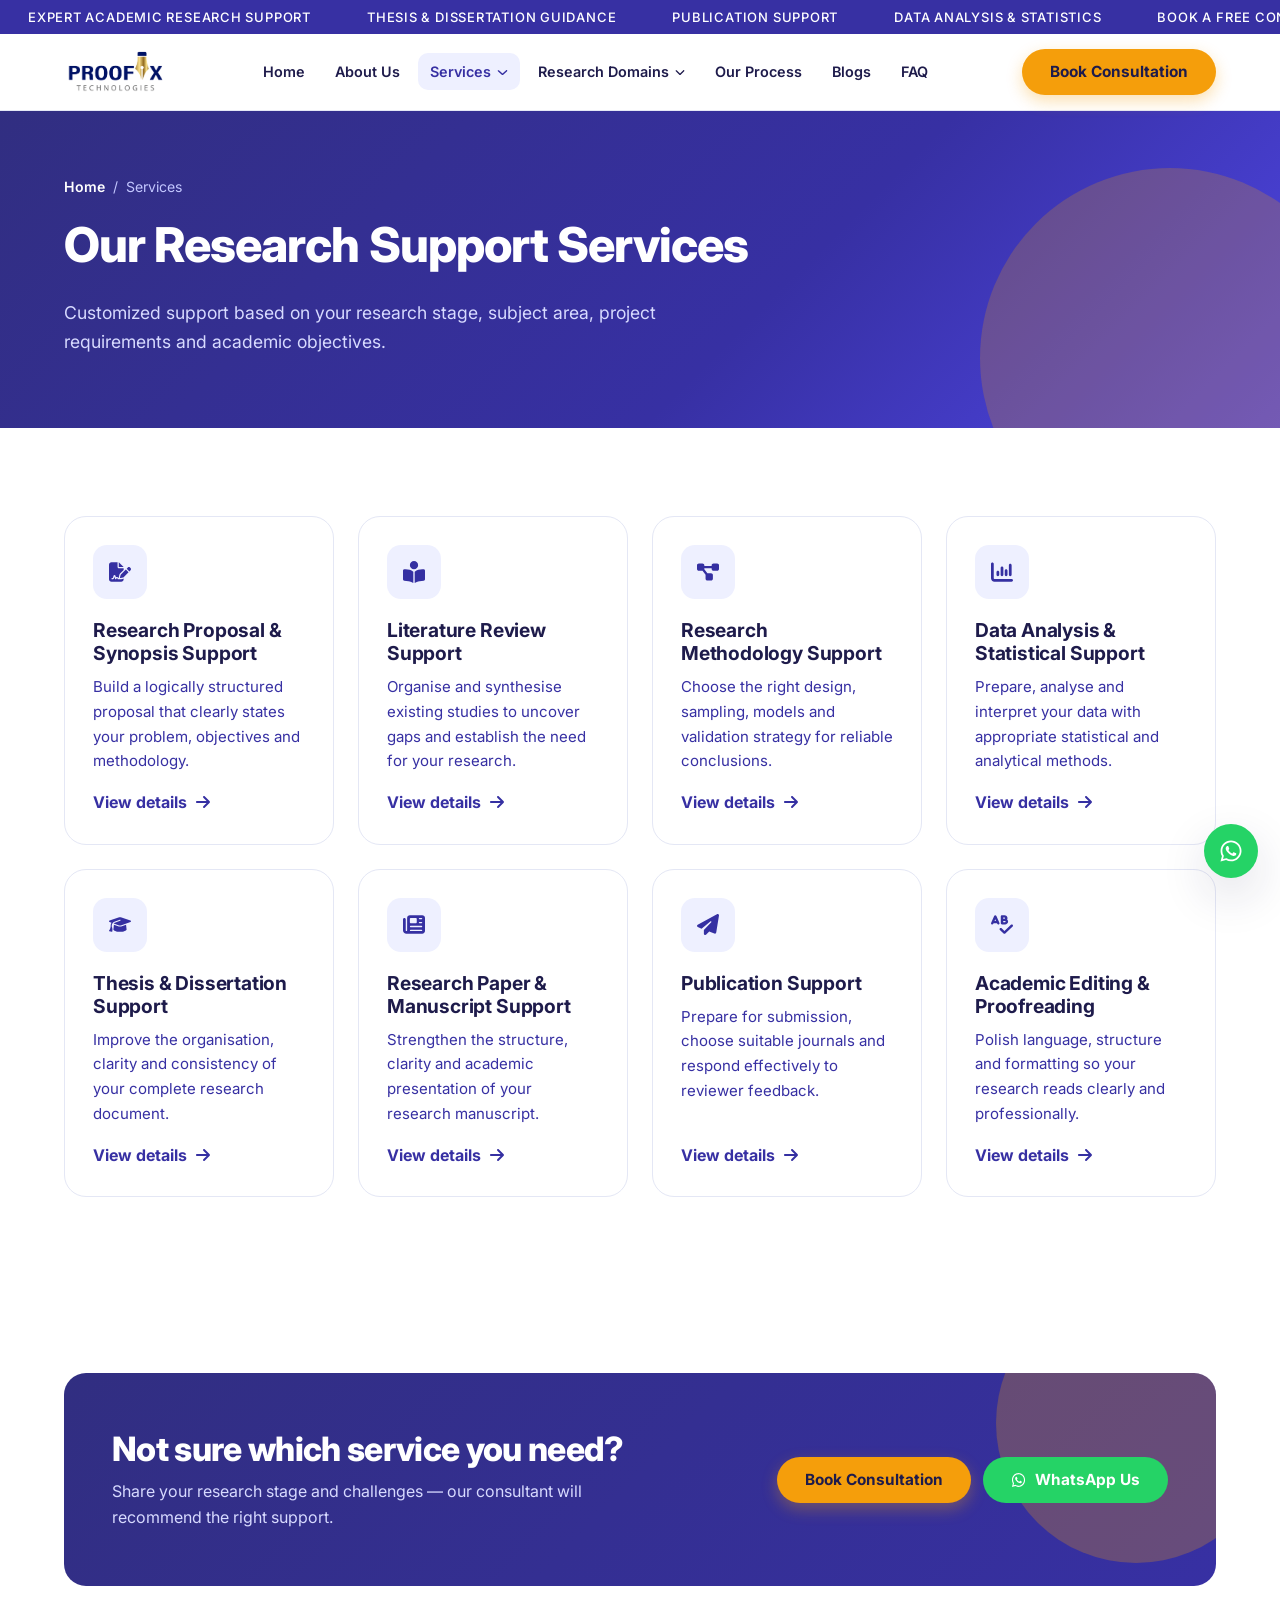
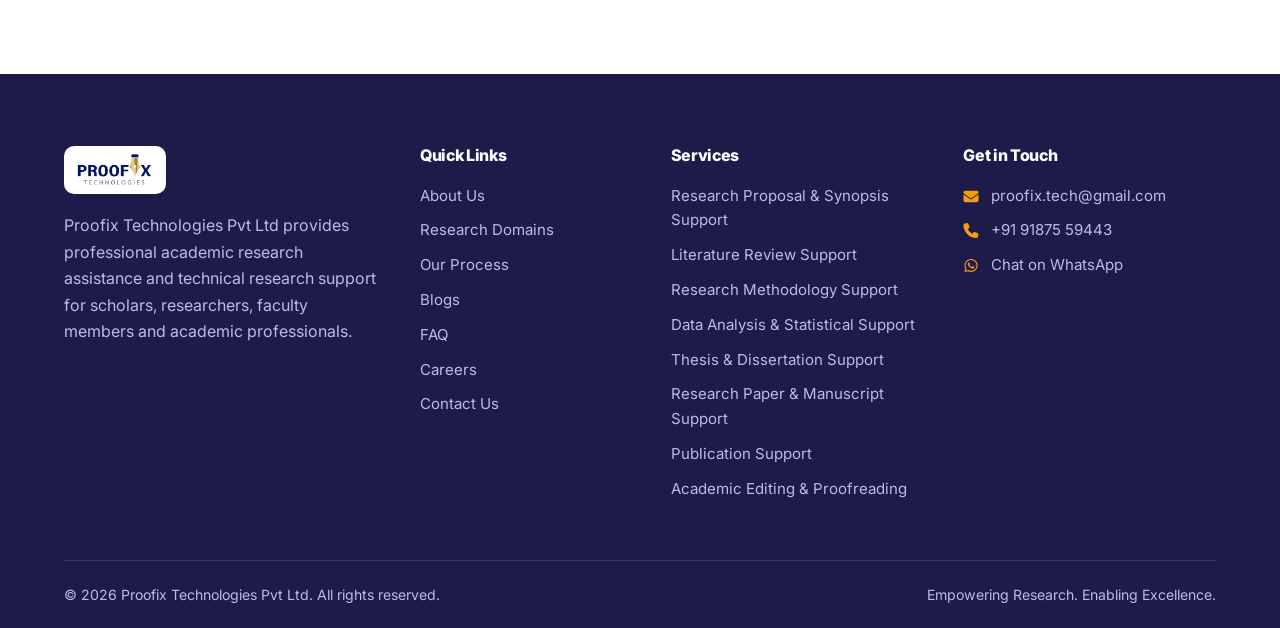
<file: services.html>
<!DOCTYPE html>
<html lang="en">
<head>
  <meta charset="UTF-8">
  <meta name="viewport" content="width=device-width, initial-scale=1.0">
  <title>Services | Proofix Technologies</title>
  <meta name="description" content="Research proposal, literature review, methodology, data analysis, thesis, manuscript, publication and editing support.">
  <link rel="preconnect" href="https://fonts.googleapis.com">
  <link rel="preconnect" href="https://fonts.gstatic.com" crossorigin>
  <link href="https://fonts.googleapis.com/css2?family=Inter:wght@400;500;600;700;800&display=swap" rel="stylesheet">
  <link rel="stylesheet" href="css/common.css">
  <link rel="stylesheet" href="css/services.css">
</head>
<body>
<a class="skip-link" href="#main">Skip to content</a>
<header class="site-header" id="siteHeader">
  <div class="top-banner" role="region" aria-label="Announcements"><div class="top-banner-track"><div class="top-banner-group"><span>Expert academic research support</span><span>Thesis &amp; dissertation guidance</span><span>Publication support</span><span>Data analysis &amp; statistics</span><span>Book a free consultation today</span></div><div class="top-banner-group" aria-hidden="true"><span>Expert academic research support</span><span>Thesis &amp; dissertation guidance</span><span>Publication support</span><span>Data analysis &amp; statistics</span><span>Book a free consultation today</span></div></div></div>
  <div class="container header-inner">
    <a class="brand" href="index.html" aria-label="Proofix Technologies home"><img src="assets/images/logo.png" alt="Proofix Technologies" width="105" height="46"></a>
    <nav class="nav" id="nav" aria-label="Main">
        <button class="nav-close" id="navClose" aria-label="Close menu"><img class="icon" src="assets/images/icon/xmark.svg" alt=""></button>
        <a class="nav-link" href="index.html">Home</a>
        <a class="nav-link" href="about.html">About Us</a>
        <div class="has-menu"><button class="nav-link active" aria-haspopup="true">Services <img class="icon" src="assets/images/icon/chevron-down.svg" alt=""></button>
          <div class="menu"><a href="services.html">All Services</a><a href="service-detail.html?s=proposal">Research Proposal & Synopsis Support</a><a href="service-detail.html?s=literature">Literature Review Support</a><a href="service-detail.html?s=methodology">Research Methodology Support</a><a href="service-detail.html?s=analysis">Data Analysis & Statistical Support</a><a href="service-detail.html?s=thesis">Thesis & Dissertation Support</a><a href="service-detail.html?s=manuscript">Research Paper & Manuscript Support</a><a href="service-detail.html?s=publication">Publication Support</a><a href="service-detail.html?s=editing">Academic Editing & Proofreading</a></div></div>
        <div class="has-menu"><button class="nav-link" aria-haspopup="true">Research Domains <img class="icon" src="assets/images/icon/chevron-down.svg" alt=""></button>
          <div class="menu"><a href="research-domains.html">All Domains</a><a href="research-domains.html#domain-engineering">Engineering & Technology</a><a href="research-domains.html#domain-cs-it">Computer Science & Information Technology</a><a href="research-domains.html#domain-ai-ml">Artificial Intelligence & Machine Learning</a><a href="research-domains.html#domain-datascience">Data Science & Analytics</a><a href="research-domains.html#domain-management">Management & Business Research</a><a href="research-domains.html#domain-healthcare">Healthcare & Medical Research</a></div></div>
        <a class="nav-link" href="process.html">Our Process</a>
        <a class="nav-link" href="blogs.html">Blogs</a>
        <a class="nav-link" href="faq.html">FAQ</a>
        <a class="btn btn-accent nav-cta" href="contact.html">Book Consultation</a>
    </nav>
    <div class="header-actions">
      <a class="btn btn-accent header-cta" href="contact.html">Book Consultation</a>
      <button class="menu-toggle" id="menuToggle" aria-label="Toggle menu" aria-expanded="false"><img class="icon" src="assets/images/icon/bars.svg" alt=""></button>
    </div>
  </div>
</header>
<main id="main">
<section class="page-banner"><div class="container">
  <nav class="breadcrumb" aria-label="Breadcrumb"><a href="index.html">Home</a><span>/</span><span>Services</span></nav>
  <h1>Our Research Support Services</h1><p>Customized support based on your research stage, subject area, project requirements and academic objectives.</p></div></section>
<section class="section"><div class="container"><div class="grid grid-4"><a class="card service-card" href="service-detail.html?s=proposal"><div class="icon-box"><img class="icon" src="assets/images/icon/file-signature.svg" alt=""></div>
  <h3>Research Proposal & Synopsis Support</h3><p>Build a logically structured proposal that clearly states your problem, objectives and methodology.</p><span class="link-arrow">View details <img class="icon" src="assets/images/icon/arrow-right.svg" alt=""></span></a><a class="card service-card" href="service-detail.html?s=literature"><div class="icon-box"><img class="icon" src="assets/images/icon/book-open-reader.svg" alt=""></div>
  <h3>Literature Review Support</h3><p>Organise and synthesise existing studies to uncover gaps and establish the need for your research.</p><span class="link-arrow">View details <img class="icon" src="assets/images/icon/arrow-right.svg" alt=""></span></a><a class="card service-card" href="service-detail.html?s=methodology"><div class="icon-box"><img class="icon" src="assets/images/icon/diagram-project.svg" alt=""></div>
  <h3>Research Methodology Support</h3><p>Choose the right design, sampling, models and validation strategy for reliable conclusions.</p><span class="link-arrow">View details <img class="icon" src="assets/images/icon/arrow-right.svg" alt=""></span></a><a class="card service-card" href="service-detail.html?s=analysis"><div class="icon-box"><img class="icon" src="assets/images/icon/chart-column.svg" alt=""></div>
  <h3>Data Analysis & Statistical Support</h3><p>Prepare, analyse and interpret your data with appropriate statistical and analytical methods.</p><span class="link-arrow">View details <img class="icon" src="assets/images/icon/arrow-right.svg" alt=""></span></a><a class="card service-card" href="service-detail.html?s=thesis"><div class="icon-box"><img class="icon" src="assets/images/icon/graduation-cap.svg" alt=""></div>
  <h3>Thesis & Dissertation Support</h3><p>Improve the organisation, clarity and consistency of your complete research document.</p><span class="link-arrow">View details <img class="icon" src="assets/images/icon/arrow-right.svg" alt=""></span></a><a class="card service-card" href="service-detail.html?s=manuscript"><div class="icon-box"><img class="icon" src="assets/images/icon/newspaper.svg" alt=""></div>
  <h3>Research Paper & Manuscript Support</h3><p>Strengthen the structure, clarity and academic presentation of your research manuscript.</p><span class="link-arrow">View details <img class="icon" src="assets/images/icon/arrow-right.svg" alt=""></span></a><a class="card service-card" href="service-detail.html?s=publication"><div class="icon-box"><img class="icon" src="assets/images/icon/paper-plane.svg" alt=""></div>
  <h3>Publication Support</h3><p>Prepare for submission, choose suitable journals and respond effectively to reviewer feedback.</p><span class="link-arrow">View details <img class="icon" src="assets/images/icon/arrow-right.svg" alt=""></span></a><a class="card service-card" href="service-detail.html?s=editing"><div class="icon-box"><img class="icon" src="assets/images/icon/spell-check.svg" alt=""></div>
  <h3>Academic Editing & Proofreading</h3><p>Polish language, structure and formatting so your research reads clearly and professionally.</p><span class="link-arrow">View details <img class="icon" src="assets/images/icon/arrow-right.svg" alt=""></span></a></div></div></section>
<section class="section"><div class="container"><div class="cta-band">
  <div><h2>Not sure which service you need?</h2><p>Share your research stage and challenges — our consultant will recommend the right support.</p></div>
  <div class="actions"><a class="btn btn-accent" href="contact.html">Book Consultation</a>
  <a class="btn btn-whatsapp" href="https://wa.me/919187559443?text=Hi%20Proofix" target="_blank" rel="noopener"><img class="icon" src="assets/images/icon/whatsapp.svg" alt=""> WhatsApp Us</a></div></div></div></section>
</main>
<footer class="site-footer">
  <div class="container">
    <div class="footer-grid">
      <div class="footer-brand">
        <img src="assets/images/logo.png" alt="Proofix Technologies">
        <p>Proofix Technologies Pvt Ltd provides professional academic research assistance and technical research support for scholars, researchers, faculty members and academic professionals.</p>
      </div>
      <div><h4>Quick Links</h4><ul>
        <li><a href="about.html">About Us</a></li><li><a href="research-domains.html">Research Domains</a></li><li><a href="process.html">Our Process</a></li>
        <li><a href="blogs.html">Blogs</a></li><li><a href="faq.html">FAQ</a></li><li><a href="careers.html">Careers</a></li><li><a href="contact.html">Contact Us</a></li></ul></div>
      <div><h4>Services</h4><ul><li><a href="service-detail.html?s=proposal">Research Proposal & Synopsis Support</a></li><li><a href="service-detail.html?s=literature">Literature Review Support</a></li><li><a href="service-detail.html?s=methodology">Research Methodology Support</a></li><li><a href="service-detail.html?s=analysis">Data Analysis & Statistical Support</a></li><li><a href="service-detail.html?s=thesis">Thesis & Dissertation Support</a></li><li><a href="service-detail.html?s=manuscript">Research Paper & Manuscript Support</a></li><li><a href="service-detail.html?s=publication">Publication Support</a></li><li><a href="service-detail.html?s=editing">Academic Editing & Proofreading</a></li></ul></div>
      <div><h4>Get in Touch</h4><ul class="footer-contact">
        <li><img class="icon" src="assets/images/icon/envelope.svg" alt=""><a href="mailto:proofix.tech@gmail.com">proofix.tech@gmail.com</a></li>
        <li><img class="icon" src="assets/images/icon/phone.svg" alt=""><a href="tel:+919187559443">+91 91875 59443</a></li>
        <li><img class="icon" src="assets/images/icon/whatsapp.svg" alt=""><a href="https://wa.me/919187559443" target="_blank" rel="noopener">Chat on WhatsApp</a></li></ul></div>
    </div>
    <div class="footer-bottom"><span>&copy; 2026 Proofix Technologies Pvt Ltd. All rights reserved.</span><span>Empowering Research. Enabling Excellence.</span></div>
  </div>
</footer>
<a class="whatsapp-float" href="https://wa.me/919187559443?text=Hi%20Proofix" target="_blank" rel="noopener" aria-label="Chat on WhatsApp"><img class="icon" src="assets/images/icon/whatsapp.svg" alt=""></a>
<button class="back-to-top" id="backToTop" aria-label="Back to top"><img class="icon" src="assets/images/icon/arrow-up.svg" alt=""></button>
<script src="js/jquery-3.7.1.min.js"></script>
<script src="js/main.js"></script>
</body>
</html>
</file>
<file: css/common.css>
/* ==========================================================================
   Proofix Technologies — Common: tokens, base, buttons, header, footer, shared components
   ========================================================================== */

:root {
  --ink: #1E1B4B;
  --ink-soft: #4B5275;
  --ink-mute: #7A8099;
  --primary: #3730A3;
  --primary-600: #312E81;
  --primary-50: #EEF0FF;
  --primary-100: #E0E4FF;
  --accent: #F59E0B;
  --accent-600: #D97706;
  --accent-50: #FFF6E0;
  --success: #12A150;
  --bg: #FFFFFF;
  --bg-soft: #F7F8FF;
  --bg-tint: #EEF0FF;
  --line: #E4E7F5;

  --font: 'Inter', system-ui, -apple-system, 'Segoe UI', Roboto, sans-serif;
  --container: 1200px;
  --header-h: 76px;

  --r-sm: 10px;
  --r-md: 16px;
  --r-lg: 22px;
  --r-full: 999px;

  --shadow-sm: 0 1px 2px rgba(30, 27, 75, .06), 0 1px 3px rgba(30, 27, 75, .06);
  --shadow-md: 0 8px 24px rgba(30, 27, 75, .08);
  --shadow-lg: 0 18px 48px rgba(30, 27, 75, .14);
  --ease: .22s ease;
}

*,
*::before,
*::after {
  box-sizing: border-box;
}

html {
  overflow-x: clip;
  scroll-behavior: smooth;
  scroll-padding-top: calc(var(--header-h) + 20px);
}

body {
  margin: 0;
  overflow-x: clip;
  font-family: var(--font);
  font-size: 16px;
  line-height: 1.65;
  color: var(--ink-soft);
  background: var(--bg);
  -webkit-font-smoothing: antialiased;
}

img {
  max-width: 100%;
  display: block;
}

a {
  color: var(--primary);
  text-decoration: none;
  transition: color var(--ease);
}

a:hover {
  color: var(--primary-600);
}

h1,
h2,
h3,
h4 {
  color: var(--ink);
  line-height: 1.2;
  margin: 0 0 .5em;
  font-weight: 800;
  letter-spacing: -.02em;
}

h1 {
  font-size: clamp(2.2rem, 5vw, 3.6rem);
}

h2 {
  font-size: clamp(1.7rem, 3.2vw, 2.4rem);
}

h3 {
  font-size: 1.2rem;
  font-weight: 700;
  letter-spacing: -.01em;
}

p {
  margin: 0 0 1em;
}

ul {
  margin: 0;
  padding: 0;
  list-style: none;
}

.container {
  width: 100%;
  max-width: var(--container);
  margin: 0 auto;
  padding: 0 24px;
}

.section {
  padding: 88px 0;
}

.section.soft {
  background: var(--bg-soft);
}

.section.tint {
  background: var(--bg-tint);
}

.section-head {
  max-width: 700px;
  margin: 0 auto 48px;
  text-align: center;
}

.section-head.left {
  margin-left: 0;
  text-align: left;
}

.eyebrow {
  display: inline-block;
  font-size: .78rem;
  font-weight: 700;
  letter-spacing: .12em;
  text-transform: uppercase;
  color: var(--primary);
  background: var(--primary-50);
  padding: 6px 14px;
  border-radius: var(--r-full);
  margin-bottom: 16px;
}

.lead {
  font-size: 1.12rem;
  color: var(--ink-soft);
}

.grid {
  display: grid;
  gap: 24px;
}

.grid-2 {
  grid-template-columns: repeat(2, 1fr);
}

.grid-3 {
  grid-template-columns: repeat(3, 1fr);
}

.grid-4 {
  grid-template-columns: repeat(4, 1fr);
}

.skip-link {
  position: absolute;
  left: -999px;
  top: 8px;
  background: var(--ink);
  color: #fff;
  padding: 8px 14px;
  border-radius: 8px;
  z-index: 200;
}

.skip-link:focus {
  left: 8px;
  color: #fff;
}

:focus-visible {
  outline: 3px solid var(--accent);
  outline-offset: 2px;
}

.btn {
  display: inline-flex;
  align-items: center;
  justify-content: center;
  gap: 9px;
  padding: 13px 26px;
  white-space: nowrap;
  font: 700 .96rem/1 var(--font);
  border-radius: var(--r-full);
  border: 2px solid transparent;
  cursor: pointer;
  transition: transform var(--ease), box-shadow var(--ease), background var(--ease), color var(--ease);
}

.btn:hover {
  transform: translateY(-2px);
}

.btn-primary {
  background: var(--primary);
  color: #fff;
  box-shadow: 0 6px 16px rgba(55, 48, 163, .28);
}

.btn-primary:hover {
  background: var(--primary-600);
  color: #fff;
}

.btn-accent {
  background: var(--accent);
  color: var(--ink);
  box-shadow: 0 6px 16px rgba(245, 158, 11, .32);
}

.btn-accent:hover {
  background: var(--accent-600);
  color: #fff;
}

.btn-outline {
  background: #fff;
  color: var(--primary);
  border-color: var(--primary-100);
}

.btn-outline:hover {
  border-color: var(--primary);
  color: var(--primary);
}

.btn-whatsapp {
  background: #25D366;
  color: #fff;
}

.btn-whatsapp:hover {
  background: #1fb957;
  color: #fff;
}

.btn-block {
  width: 100%;
}

.link-arrow {
  font-weight: 700;
  display: inline-flex;
  align-items: center;
  gap: 8px;
}

.link-arrow img {
  transition: transform var(--ease);
}

.link-arrow:hover img {
  transform: translateX(4px);
}

.site-header {
  position: sticky;
  top: 0;
  z-index: 100;
  background: rgba(255, 255, 255, .94);
  backdrop-filter: blur(10px);
  border-bottom: 1px solid var(--line);
  transition: box-shadow var(--ease);
}

.site-header.scrolled {
  box-shadow: var(--shadow-md);
}

.header-inner {
  display: flex;
  align-items: center;
  justify-content: space-between;
  gap: 24px;
  height: var(--header-h);
}

.brand img {
  height: 46px;
  width: auto;
}

.nav {
  display: flex;
  align-items: center;
  gap: 6px;
}

.nav-link {
  display: inline-flex;
  align-items: center;
  gap: 6px;
  padding: 10px 12px;
  border-radius: var(--r-sm);
  font-size: .9rem;
  font-weight: 600;
  color: var(--ink);
  white-space: nowrap;
  background: none;
  border: 0;
  cursor: pointer;
  font-family: inherit;
}

.nav-link:hover,
.nav-link.active {
  color: var(--primary);
  background: var(--primary-50);
}

.nav-link img {
  font-size: .65rem;
  transition: transform var(--ease);
}

.has-menu {
  position: relative;
}

.menu {
  position: absolute;
  top: calc(100% + 6px);
  left: 0;
  min-width: 300px;
  background: #fff;
  border: 1px solid var(--line);
  border-radius: var(--r-md);
  box-shadow: var(--shadow-lg);
  padding: 10px;
  opacity: 0;
  visibility: hidden;
  transform: translateY(8px);
  transition: var(--ease);
}

.has-menu:hover .menu,
.has-menu:focus-within .menu,
.has-menu.open .menu {
  opacity: 1;
  visibility: visible;
  transform: none;
}

.has-menu:hover .nav-link img,
.has-menu.open .nav-link img {
  transform: rotate(180deg);
}

.menu a {
  display: block;
  padding: 10px 14px;
  border-radius: var(--r-sm);
  font-size: .9rem;
  font-weight: 500;
  color: var(--ink);
}

.menu a:hover {
  background: var(--primary-50);
  color: var(--primary);
}

.header-actions {
  display: flex;
  align-items: center;
  gap: 10px;
}

.nav-cta {
  display: none;
}

.nav-overlay,
.nav-close {
  display: none;
}

.menu-toggle {
  display: none;
  width: 44px;
  height: 44px;
  border-radius: var(--r-sm);
  border: 1px solid var(--line);
  background: #fff;
  font-size: 1.15rem;
  color: var(--ink);
  cursor: pointer;
}

.site-footer {
  background: var(--ink);
  color: #B9BEDD;
  padding: 72px 0 0;
}

.footer-grid {
  display: grid;
  grid-template-columns: 1.5fr 1fr 1.2fr 1.2fr;
  gap: 40px;
  padding-bottom: 48px;
}

.site-footer h4 {
  color: #fff;
  font-size: 1rem;
  margin-bottom: 18px;
}

.footer-brand img {
  height: 48px;
  background: #fff;
  padding: 6px 10px;
  border-radius: 10px;
  margin-bottom: 18px;
}

.site-footer a {
  color: #B9BEDD;
}

.site-footer a:hover {
  color: var(--accent);
}

.site-footer li {
  margin-bottom: 10px;
  font-size: .94rem;
}

.footer-contact li {
  display: flex;
  gap: 12px;
}

.footer-contact img {
  color: var(--accent);
  margin-top: 5px;
  width: 16px;
}

.footer-bottom {
  border-top: 1px solid rgba(255, 255, 255, .12);
  padding: 22px 0;
  font-size: .88rem;
  display: flex;
  justify-content: space-between;
  flex-wrap: wrap;
  gap: 8px;
}

.whatsapp-float,
.back-to-top {
  position: fixed;
  right: 22px;
  width: 54px;
  height: 54px;
  border-radius: 50%;
  display: flex;
  align-items: center;
  justify-content: center;
  font-size: 1.5rem;
  box-shadow: var(--shadow-lg);
  z-index: 90;
}

.whatsapp-float {
  bottom: 22px;
  background: #25D366;
  color: #fff;
}

.whatsapp-float:hover {
  color: #fff;
  transform: scale(1.07);
}

.back-to-top {
  bottom: 90px;
  width: 44px;
  height: 44px;
  font-size: 1rem;
  background: var(--primary);
  color: #fff;
  border: 0;
  cursor: pointer;
  opacity: 0;
  visibility: hidden;
  transition: var(--ease);
}

.back-to-top.visible {
  opacity: 1;
  visibility: visible;
}

.card {
  background: #fff;
  border: 1px solid var(--line);
  border-radius: var(--r-lg);
  padding: 28px;
  transition: transform var(--ease), box-shadow var(--ease), border-color var(--ease);
}

.card:hover {
  transform: translateY(-5px);
  box-shadow: var(--shadow-md);
  border-color: var(--primary-100);
}

.icon-box {
  width: 54px;
  height: 54px;
  border-radius: 14px;
  display: flex;
  align-items: center;
  justify-content: center;
  background: var(--primary-50);
  color: var(--primary);
  font-size: 1.35rem;
  margin-bottom: 20px;
}

.icon-box.amber {
  background: #c6c2ff;
  color: #ffffff;
}

.chips {
  display: flex;
  flex-wrap: wrap;
  gap: 10px;
}

.chip {
  background: var(--primary-50);
  color: var(--primary-600);
  font-size: .86rem;
  font-weight: 600;
  padding: 7px 14px;
  border-radius: var(--r-full);
}

.check-list li {
  position: relative;
  padding: 11px 0 11px 36px;
  border-bottom: 1px dashed var(--line);
}

.check-list li:last-child {
  border-bottom: 0;
}

.check-list li::before {
  content: "";
  position: absolute;
  left: 0;
  top: 12px;
  width: 24px;
  height: 24px;
  border-radius: 50%;
  background: #E3F7EC url(../assets/images/icon/check.svg) no-repeat center / 12px;
}

.check-list.two-col {
  columns: 2;
  column-gap: 40px;
}

.check-list.two-col li {
  break-inside: avoid;
}

.page-banner {
  background: linear-gradient(135deg, var(--primary-600), var(--primary) 60%, #4F46E5);
  color: #fff;
  padding: 64px 0 72px;
  position: relative;
  overflow: hidden;
}

.page-banner::after {
  content: "";
  position: absolute;
  right: -80px;
  bottom: -120px;
  width: 380px;
  height: 380px;
  border-radius: 50%;
  background: rgba(245, 158, 11, .22);
}

.page-banner h1 {
  color: #fff;
  font-size: clamp(2rem, 4.2vw, 3rem);
  max-width: 820px;
}

.page-banner p {
  color: #D7DAFF;
  max-width: 680px;
  font-size: 1.1rem;
  margin-bottom: 0;
}

.breadcrumb {
  display: flex;
  flex-wrap: wrap;
  gap: 8px;
  font-size: .88rem;
  margin-bottom: 18px;
  color: #C3C7FF;
}

.breadcrumb a {
  color: #fff;
  font-weight: 600;
}

.breadcrumb a:hover {
  color: var(--accent);
}

.split {
  display: grid;
  grid-template-columns: 1fr 1fr;
  gap: 64px;
  align-items: center;
}

.split > img {
  border-radius: var(--r-lg);
  box-shadow: var(--shadow-lg);
  aspect-ratio: 4/3;
  object-fit: cover;
  width: 100%;
}

.quote {
  background: var(--primary);
  color: #fff;
  border-radius: var(--r-lg);
  padding: 40px 44px;
  position: relative;
  overflow: hidden;
  font-size: clamp(1.3rem, 2.4vw, 1.75rem);
  font-weight: 700;
  line-height: 1.35;
  letter-spacing: -.01em;
}

.quote::before {
  content: "\201C";
  position: absolute;
  top: -14px;
  left: 22px;
  font-size: 7rem;
  color: rgba(255, 255, 255, .14);
  line-height: 1;
}

.quote small {
  display: block;
  margin-top: 14px;
  font-size: .92rem;
  font-weight: 500;
  color: #C3C7FF;
}

.tag {
  background: var(--accent-50);
  color: var(--accent-600);
  font-weight: 700;
  padding: 4px 12px;
  border-radius: var(--r-full);
}

.cta-band {
  background: linear-gradient(135deg, var(--primary-600), var(--primary));
  color: #fff;
  border-radius: var(--r-lg);
  padding: 56px 48px;
  display: flex;
  align-items: center;
  justify-content: space-between;
  gap: 32px;
  flex-wrap: wrap;
  position: relative;
  overflow: hidden;
}

.cta-band::after {
  content: "";
  position: absolute;
  right: -60px;
  top: -90px;
  width: 280px;
  height: 280px;
  border-radius: 50%;
  background: rgba(245, 158, 11, .25);
}

.cta-band h2 {
  color: #fff;
  margin-bottom: 8px;
  font-size: clamp(1.5rem, 2.8vw, 2.1rem);
}

.cta-band p {
  margin: 0;
  color: #D7DAFF;
  max-width: 560px;
}

.cta-band .actions {
  display: flex;
  gap: 12px;
  flex-wrap: wrap;
  position: relative;
  z-index: 1;
}

.side-box {
  background: #fff;
  border: 1px solid var(--line);
  border-radius: var(--r-lg);
  padding: 26px;
  box-shadow: var(--shadow-sm);
}

.side-box h4 {
  font-size: 1.05rem;
}

.side-box .btn+.btn {
  margin-top: 10px;
}

.side-list a {
  display: block;
  padding: 10px 12px;
  margin: 0 -12px;
  border-radius: var(--r-sm);
  font-weight: 600;
  font-size: .92rem;
  color: var(--ink);
}

.side-list a:hover,
.side-list a.current {
  background: var(--primary-50);
  color: var(--primary);
}

.note-box {
  margin-top: 22px;
  padding: 16px 20px;
  border-left: 4px solid var(--accent);
  background: var(--accent-50);
  border-radius: 0 var(--r-sm) var(--r-sm) 0;
  font-size: .95rem;
  color: var(--ink);
}

@media (max-width: 1100px) {
  .header-actions .header-cta {
    padding: 11px 18px;
  }

  .grid-4 {
    grid-template-columns: repeat(2, 1fr);
  }

  .footer-grid {
    grid-template-columns: 1fr 1fr;
  }
}

@media (max-width: 1050px) {
  .menu-toggle {
    display: inline-flex;
    align-items: center;
    justify-content: center;
  }

  .nav {
    position: fixed;
    top: 0;
    right: 0;
    bottom: 0;
    left: auto;
    width: min(340px, 86vw);
    background: #fff;
    flex-direction: column;
    align-items: stretch;
    padding: 76px 20px 40px;
    gap: 2px;
    overflow-y: auto;
    transform: translateX(100%);
    visibility: hidden;
    box-shadow: -12px 0 32px rgba(30, 27, 75, .18);
    transition: transform .3s ease, visibility .3s;
  }

  .nav.open {
    transform: none;
    visibility: visible;
  }

  .nav-overlay {
    display: block;
    position: fixed;
    inset: 0;
    z-index: 1;
    background: rgba(30, 27, 75, .45);
    opacity: 0;
    visibility: hidden;
    transition: opacity .3s ease, visibility .3s;
  }

  .nav-overlay.show {
    opacity: 1;
    visibility: visible;
  }

  .nav-link {
    width: 100%;
    justify-content: space-between;
    padding: 14px;
    font-size: 1rem;
  }

  .menu {
    position: static;
    opacity: 1;
    visibility: visible;
    transform: none;
    box-shadow: none;
    border: 0;
    padding: 0 0 0 12px;
    min-width: 0;
    display: none;
  }

  .has-menu:hover .menu {
    opacity: 1;
  }

  .has-menu.open .menu {
    display: block;
  }

  .header-actions .header-cta {
    display: none;
  }

  .site-header {
    backdrop-filter: none;
    background: #fff;
  }

  .nav {
    z-index: 2;
  }

  .nav-close {
    display: flex;
    position: absolute;
    top: 16px;
    right: 16px;
    width: 44px;
    height: 44px;
    align-items: center;
    justify-content: center;
    border-radius: var(--r-sm);
    border: 1px solid var(--line);
    background: #fff;
    font-size: 1.15rem;
    color: var(--ink);
    cursor: pointer;
  }

  .nav-cta {
    display: inline-flex;
    margin-top: 16px;
  }
}

@media (max-width: 960px) {
  .split {
    grid-template-columns: minmax(0, 1fr);
  }

  .grid-3 {
    grid-template-columns: repeat(2, 1fr);
  }
}

@media (max-width: 640px) {
  .container {
    padding: 0 16px;
  }

  .section {
    padding: 60px 0;
  }

  .grid-2,
  .grid-3,
  .grid-4,
  .footer-grid {
    grid-template-columns: minmax(0, 1fr);
  }

  .split>* {
    min-width: 0;
  }

  .btn {
    white-space: normal;
  }

  .check-list.two-col {
    columns: 1;
  }

  .cta-band {
    padding: 36px 24px;
  }

  .quote {
    padding: 30px 26px;
  }
}

@media (prefers-reduced-motion: reduce) {
  * {
    transition: none !important;
    scroll-behavior: auto !important;
  }
}
/* Icons: <img class="icon"> from assets/images/icon (Font Awesome Free 6.5.1, CC BY 4.0).
   SVGs are black, so each context recolors them with a filter. */
:root {
  --f-white: brightness(0) invert(1);
  --f-ink: brightness(0) invert(44%) sepia(70%) saturate(367%) hue-rotate(205deg) brightness(40%) contrast(126%);
  --f-primary: brightness(0) invert(38%) sepia(75%) saturate(442%) hue-rotate(204deg) brightness(71%) contrast(148%);
  --f-accent: brightness(0) invert(52%) sepia(88%) saturate(616%) hue-rotate(359deg) brightness(109%) contrast(92%);
  --f-accent-600: brightness(0) invert(57%) sepia(91%) saturate(554%) hue-rotate(345deg) brightness(80%) contrast(116%);
  --f-success: brightness(0) invert(57%) sepia(90%) saturate(673%) hue-rotate(95deg) brightness(73%) contrast(86%);
}

.icon {
  display: inline-block;
  width: 1em;
  height: 1em;
  vertical-align: -0.125em;
}

.btn-accent .icon,
.nav-link .icon,
.menu-toggle .icon,
.nav-close .icon { filter: var(--f-ink); }

.nav-link:hover .icon,
.nav-link.active .icon,
.btn-outline .icon,
.link-arrow .icon,
.icon-box .icon { filter: var(--f-primary); }

.btn-primary .icon,
.btn-whatsapp .icon,
.whatsapp-float .icon,
.back-to-top .icon,
.icon-box.amber .icon,
.btn-accent:hover .icon { filter: var(--f-white); }

.footer-contact .icon { filter: var(--f-accent); }

/* Running banner (top of header) */
.top-banner {
  background: var(--primary, #0b3d91);
  color: #fff;
  overflow: hidden;
  font-size: 13px;
  font-weight: 500;
  text-transform: uppercase;
  letter-spacing: .06em;
  line-height: 34px;
  height: 34px;
}
.top-banner-track {
  display: flex;
  width: max-content;
  animation: banner-run 30s linear infinite;
}
.top-banner:hover .top-banner-track { animation-play-state: paused; }
.top-banner-group { display: flex; flex-shrink: 0; }
.top-banner-group span { padding: 0 28px; white-space: nowrap; }
@keyframes banner-run { to { transform: translateX(-50%); } }
@media (prefers-reduced-motion: reduce) {
  .top-banner-track { animation: none; }
}
</file>
<file: css/service-detail.css>
/* ==========================================================================
   Proofix Technologies — Service detail page
   ========================================================================== */

.detail-layout { display: grid; grid-template-columns: 1fr 340px; gap: 48px; align-items: start; }
.detail-main h2 { font-size: 1.6rem; margin-top: 12px; }
.side-card { position: sticky; top: calc(var(--header-h) + 24px); display: grid; gap: 20px; }
.pager { display: grid; grid-template-columns: 1fr 1fr; gap: 16px; margin-top: 40px; }
.pager a { border: 1px solid var(--line); border-radius: var(--r-md); padding: 16px 20px; color: var(--ink); font-weight: 700; display: block; }
.pager a small { display: block; color: var(--ink-mute); font-weight: 500; }
.pager a:hover { border-color: var(--primary); }
.pager .next { text-align: right; }

@media (max-width: 1100px) {
  .detail-layout { grid-template-columns: 1fr; }
  .side-card { position: static; }
}
@media (max-width: 640px) { .pager { grid-template-columns: minmax(0, 1fr); } }
</file>
<file: css/careers.css>
/* ==========================================================================
   Proofix Technologies — Careers page
   ========================================================================== */

.role-grid { align-items: stretch; }
.role-card, .static-card { display: flex; flex-direction: column; }
.static-card:hover { transform: none; box-shadow: none; border-color: var(--line); }
.role-head { display: flex; align-items: center; gap: 16px; margin-bottom: 16px; }
.role-head .icon-box { margin: 0; flex-shrink: 0; }
.role-head h3 { margin: 0; }
.role-card h4 { margin: 18px 0 6px; font-size: .95rem; color: var(--ink); }
.role-card .chips { margin-top: 8px; }
.role-card .link-arrow { margin-top: auto; padding-top: 22px; align-self: flex-start; color: var(--primary); }
.role-card p { color: var(--ink-soft); }
.detail-main .chips { margin-bottom: 8px; }
.detail-main .apply-details { margin-top: 8px; }
.note { margin: 16px 0 0; padding: 14px 16px; background: var(--bg-soft); border-left: 3px solid var(--accent); border-radius: var(--r-sm); font-size: .94rem; }

.apply-box { max-width: 880px; margin: 0 auto; padding: 48px; text-align: center; }
.apply-box .section-head { margin-bottom: 32px; }
.apply-details { display: grid; grid-template-columns: 1fr 1fr; gap: 18px; text-align: left; }
.apply-item { display: flex; gap: 16px; align-items: center; padding: 18px; border: 1px solid var(--line); border-radius: var(--r-md); background: var(--bg-soft); }
.apply-item .icon-box { margin: 0; width: 48px; height: 48px; flex-shrink: 0; }
.apply-item small { display: block; color: var(--ink-mute); }
.apply-item a, .apply-item strong { color: var(--ink); font-weight: 700; word-break: break-word; }
.apply-foot { margin: 24px 0 20px; }

@media (max-width: 640px) {
  .apply-box { padding: 28px 20px; }
  .apply-details { grid-template-columns: minmax(0, 1fr); }
}
</file>
<file: css/contact.css>
/* ==========================================================================
   Proofix Technologies — Contact page
   ========================================================================== */

.contact-layout { display: grid; grid-template-columns: 1.4fr 1fr; gap: 40px; align-items: start; }
.form-card { padding: 36px; }
.form-card:hover { transform: none; box-shadow: none; border-color: var(--line); }
.form-row { display: grid; grid-template-columns: 1fr 1fr; gap: 18px; }
.form-group { margin-bottom: 18px; }
.form-group label { display: block; font-size: .88rem; font-weight: 700; color: var(--ink); margin-bottom: 7px; }
.form-input, .form-select, .form-textarea {
  width: 100%; padding: 13px 16px; border: 1.5px solid var(--line); border-radius: var(--r-sm); background: var(--bg-soft);
  font: 500 .96rem var(--font); color: var(--ink); transition: var(--ease);
}
.form-input:focus, .form-select:focus, .form-textarea:focus { outline: none; border-color: var(--primary); background: #fff; box-shadow: 0 0 0 4px var(--primary-100); }
.form-input.invalid, .form-select.invalid { border-color: #DC2626; }
.form-textarea { min-height: 130px; resize: vertical; }
.form-error { color: #DC2626; font-size: .86rem; margin: 0 0 14px; display: none; }
.form-success { display: none; text-align: center; padding: 40px 12px; }
.form-success img.big { font-size: 3.4rem; filter: var(--f-success); margin-bottom: 14px; }
.contact-item { display: flex; gap: 16px; align-items: center; padding: 18px 0; border-bottom: 1px solid var(--line); }
.contact-item:last-child { border-bottom: 0; }
.contact-item .icon-box { margin: 0; width: 48px; height: 48px; flex-shrink: 0; }
.contact-item small { display: block; color: var(--ink-mute); }
.contact-item a, .contact-item strong { color: var(--ink); font-weight: 700; word-break: break-word; }

@media (max-width: 960px) { .contact-layout { grid-template-columns: minmax(0, 1fr); } }
@media (max-width: 640px) {
  .form-row { grid-template-columns: minmax(0, 1fr); }
  .form-card { padding: 22px; }
}
</file>
<file: css/faq.css>
/* ==========================================================================
   Proofix Technologies — FAQ (accordion also used on Home)
   ========================================================================== */

.faq-list { max-width: 860px; margin: 0 auto; display: grid; gap: 14px; }
.faq-item { background: #fff; border: 1px solid var(--line); border-radius: var(--r-md); overflow: hidden; transition: var(--ease); }
.faq-item.open { border-color: var(--primary); box-shadow: var(--shadow-md); }
.faq-q { width: 100%; display: flex; justify-content: space-between; align-items: center; gap: 16px; text-align: left; padding: 20px 24px; background: none; border: 0; font: 700 1.05rem/1.4 var(--font); color: var(--ink); cursor: pointer; }
.faq-q img { filter: var(--f-primary); transition: transform var(--ease); flex-shrink: 0; }
.faq-item.open .faq-q img { transform: rotate(45deg); }
.faq-a { max-height: 0; overflow: hidden; transition: max-height .3s ease; }
.faq-a p { padding: 0 24px 22px; margin: 0; }
</file>
<file: css/process.css>
/* ==========================================================================
   Proofix Technologies — Our Process page
   ========================================================================== */

.timeline { position: relative; display: grid; gap: 32px; }
.timeline::before { content: ""; position: absolute; left: 31px; top: 20px; bottom: 20px; width: 2px; background: var(--primary-100); }
.phase { position: relative; display: grid; grid-template-columns: 64px 1fr; gap: 28px; }
.phase .badge { width: 64px; height: 64px; border-radius: 50%; background: var(--primary); color: #fff; display: flex; align-items: center; justify-content: center; font-weight: 800; font-size: 1.3rem; box-shadow: 0 0 0 8px #fff; position: relative; z-index: 1; }
.section.soft .phase .badge { box-shadow: 0 0 0 8px var(--bg-soft); }
.phase .card:hover { transform: none; }
.phase .label { font-size: .78rem; font-weight: 700; text-transform: uppercase; letter-spacing: .1em; color: var(--accent-600); }
.phase h3 { font-size: 1.35rem; margin: 4px 0 6px; }
.phase .tagline { color: var(--primary); font-weight: 600; margin-bottom: 12px; }

@media (max-width: 640px) {
  .timeline::before { left: 23px; }
  .phase { grid-template-columns: 48px 1fr; gap: 16px; }
  .phase .badge { width: 48px; height: 48px; font-size: 1.05rem; box-shadow: 0 0 0 6px #fff; }
}
</file>
<file: css/research-domains.css>
/* ==========================================================================
   Proofix Technologies — Research Domains page
   ========================================================================== */

.domain-section { padding-top: 48px; }
.domain-block { display: grid; grid-template-columns: 340px 1fr; gap: 48px; padding: 48px 0; border-bottom: 1px solid var(--line); }
.domain-block:first-child, .domain-block:first-of-type { padding-top: 0; }
.domain-block:last-child { border-bottom: 0; }
@media (max-width: 960px) {
  .domain-section { padding-top: 32px; }
  .domain-block { grid-template-columns: 1fr; gap: 20px; padding: 36px 0; }
}
</file>
<file: css/services.css>
/* ==========================================================================
   Proofix Technologies — Services page (service cards also used on Home)
   ========================================================================== */

.service-card { display: flex; flex-direction: column; }
.service-card h3 { margin-bottom: 10px; }
.service-card p { font-size: .94rem; flex: 1; }
</file>
